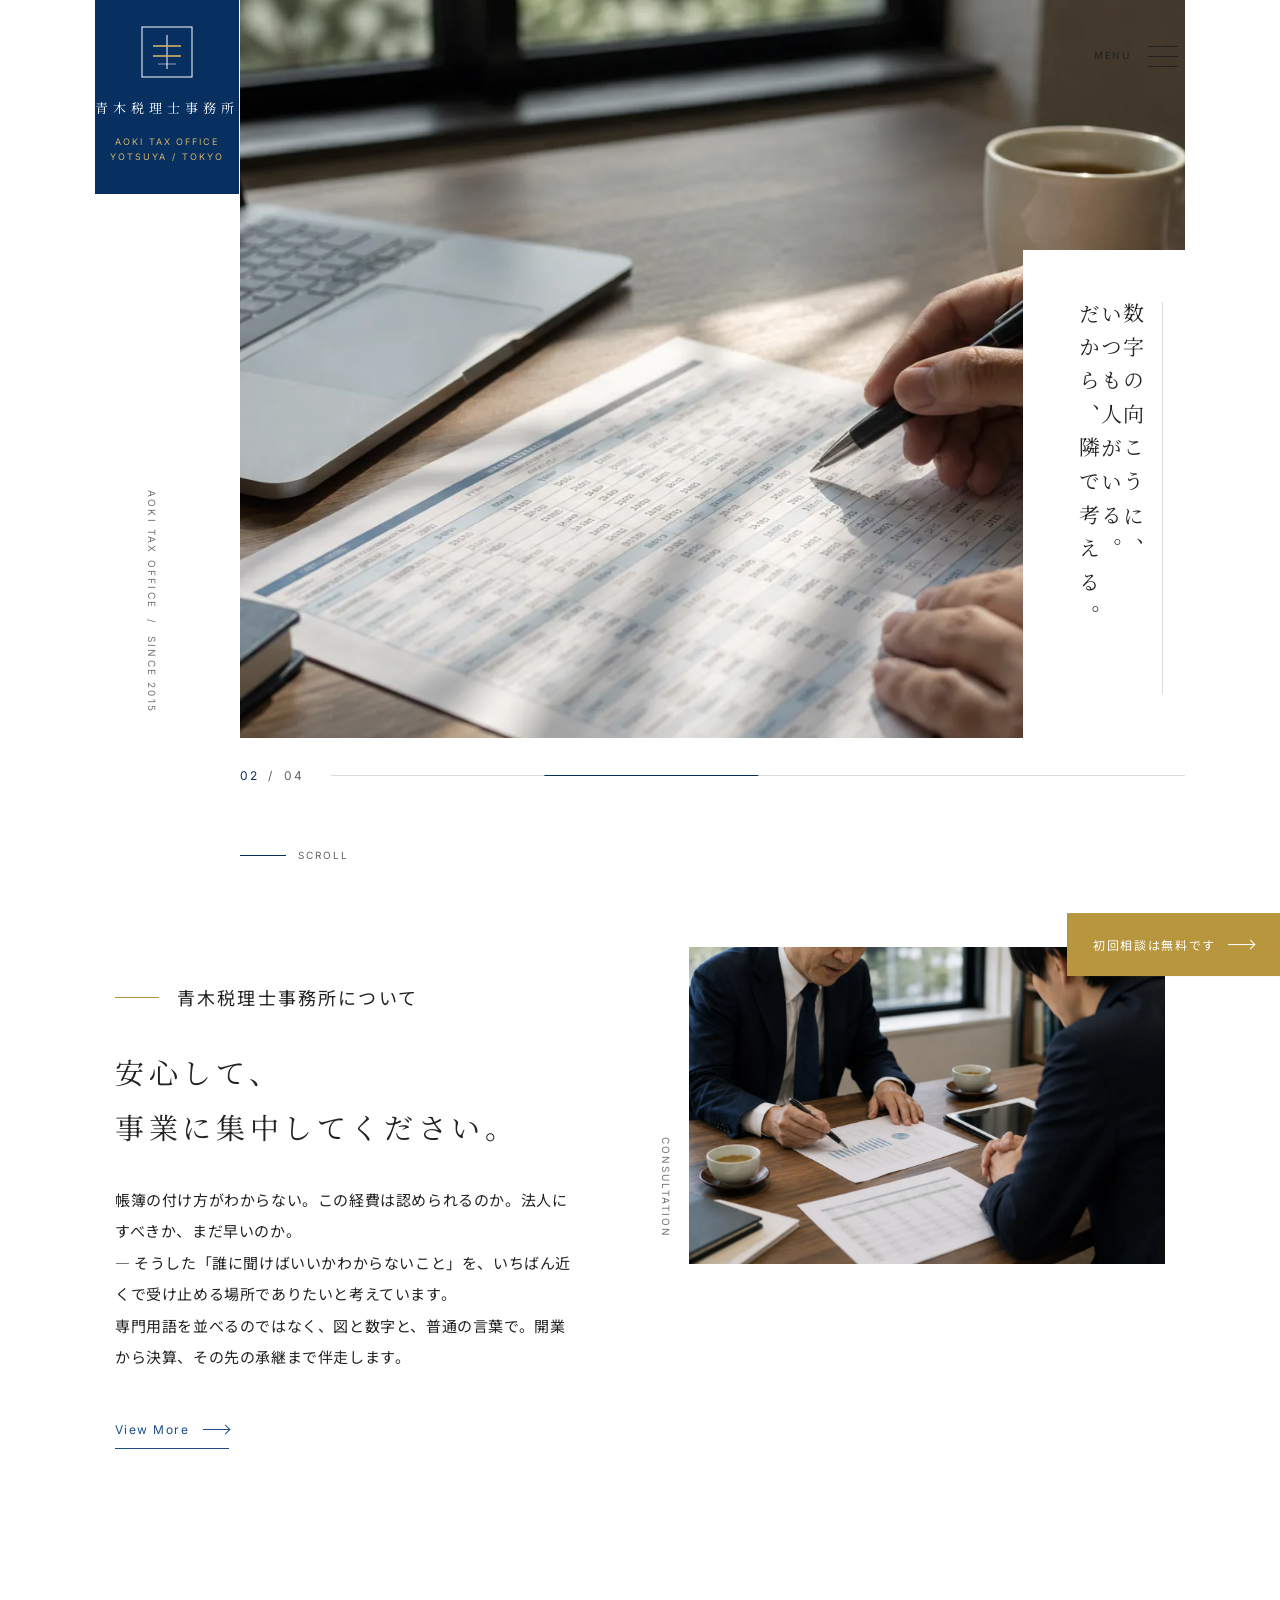
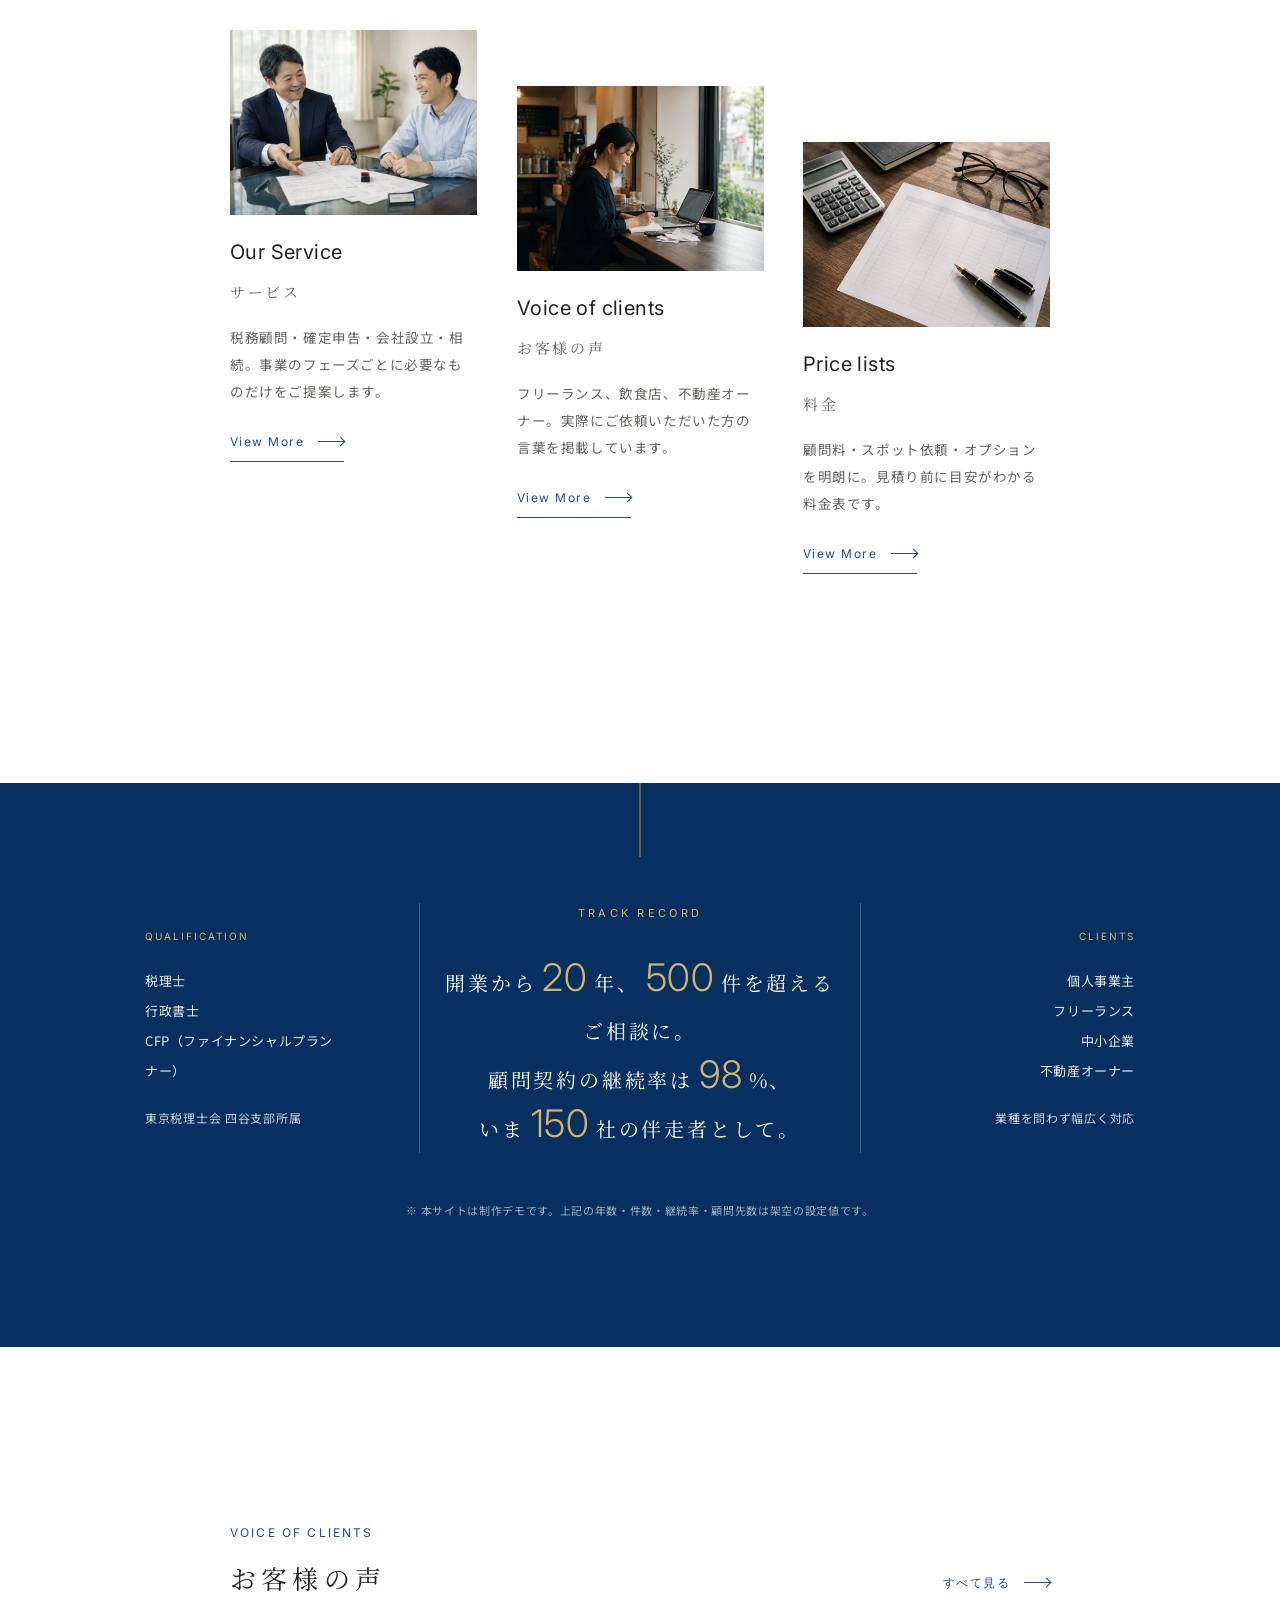
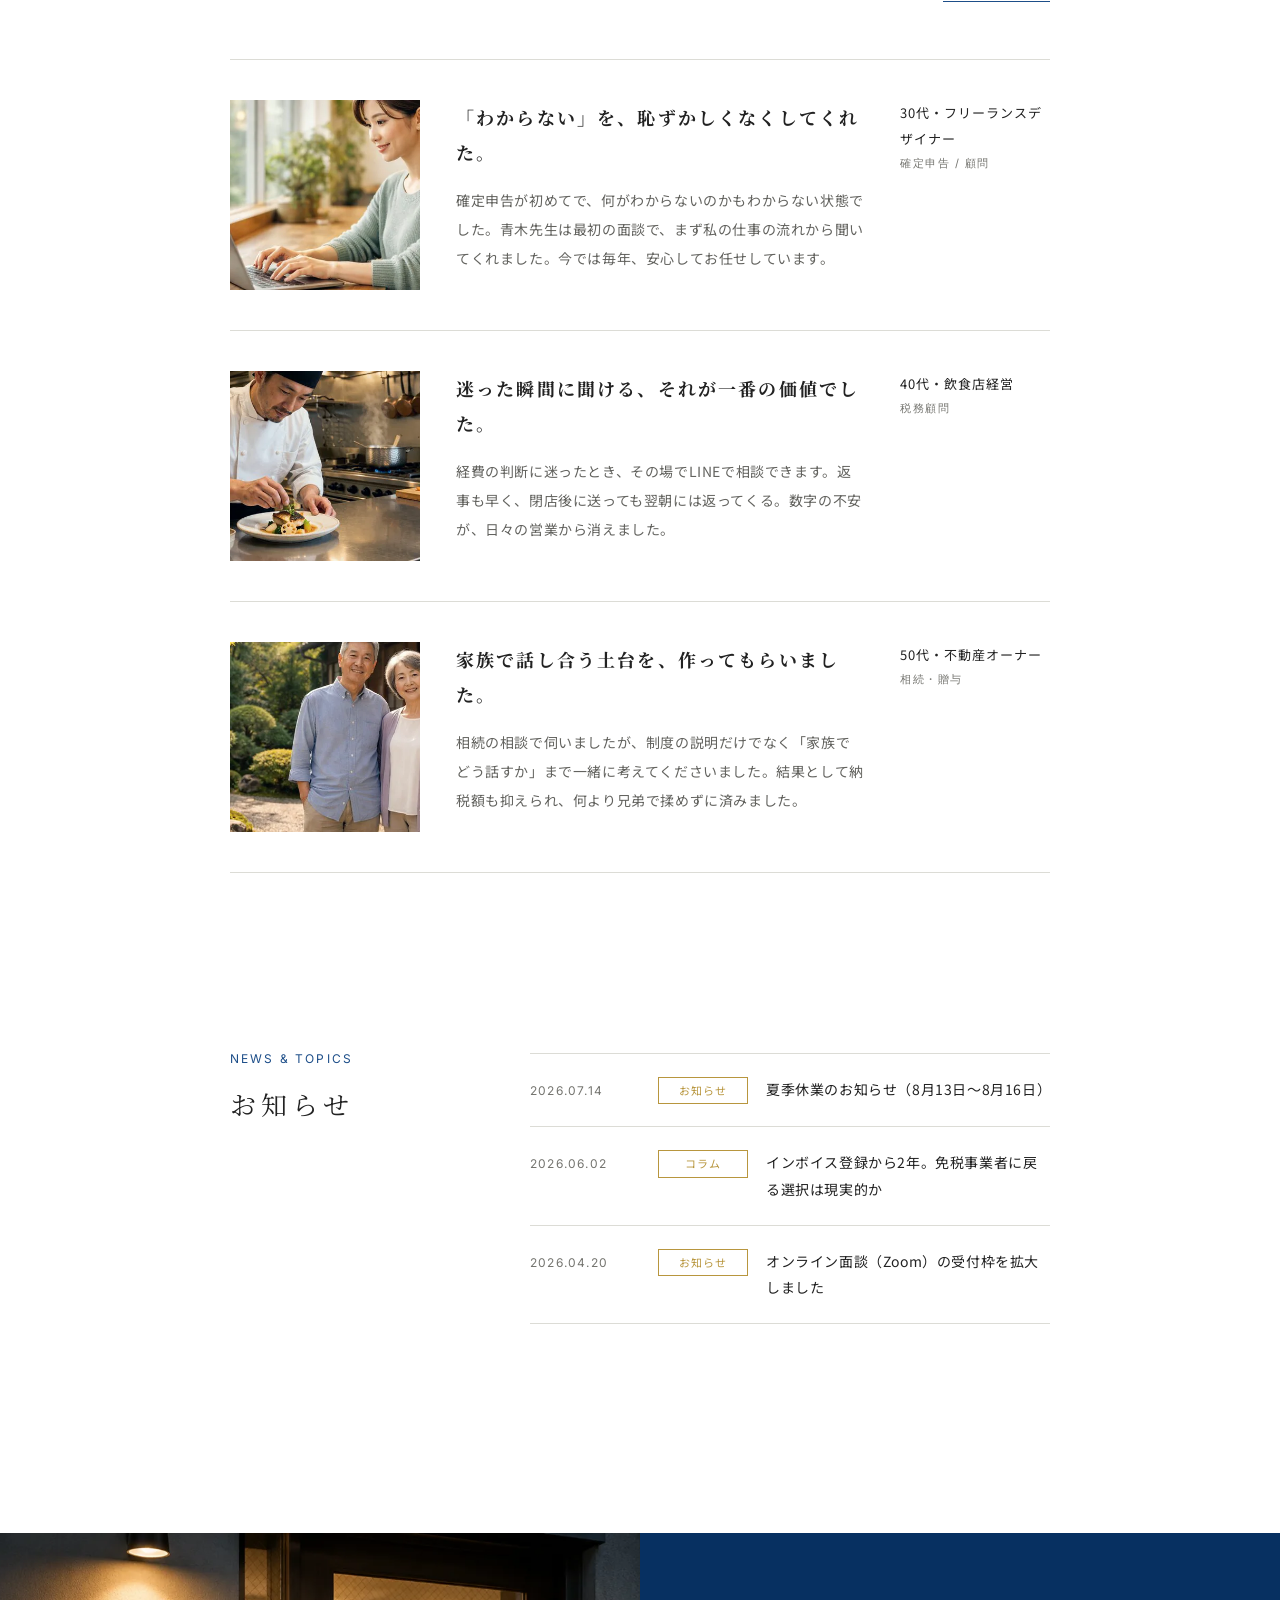
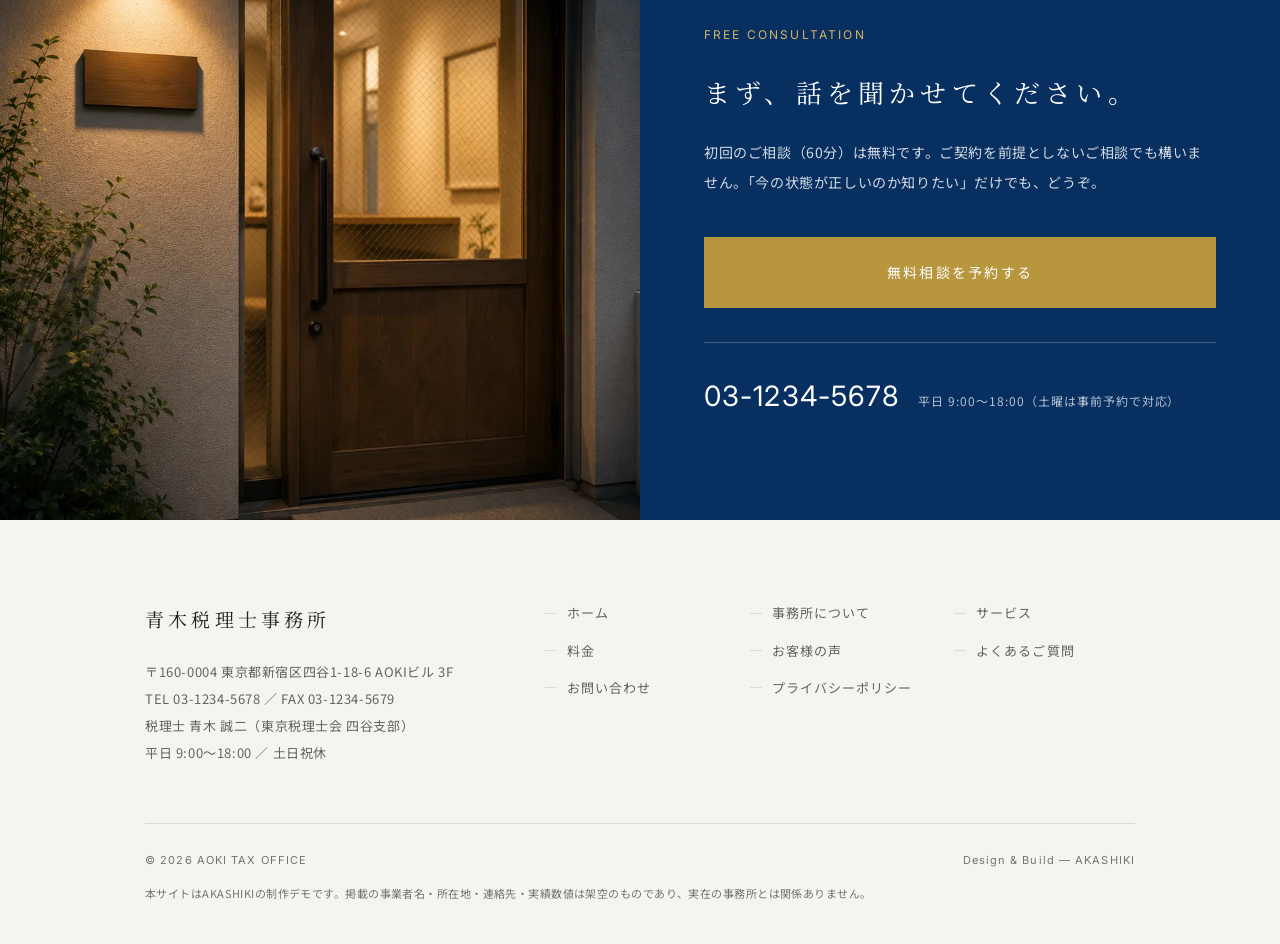
<file: index.html>
<!DOCTYPE html>
<html lang="ja">
<head>
<meta charset="UTF-8">
<meta name="viewport" content="width=device-width, initial-scale=1.0, viewport-fit=cover">
<title>青木税理士事務所｜東京・四谷の税理士 — 数字の向こうに、いつも人がいる。</title>
<meta name="description" content="東京都新宿区四谷の税理士事務所。個人事業主・フリーランス・中小企業の税務顧問、確定申告、会社設立、相続・贈与を、専門用語を使わずに伴走します。初回相談無料。">
<link rel="canonical" href="https://sumiyakastudio.github.io/AokiTax/">
<meta property="og:type" content="website">
<meta property="og:site_name" content="青木税理士事務所">
<meta property="og:title" content="青木税理士事務所｜東京・四谷の税理士">
<meta property="og:description" content="個人事業主・フリーランス・中小企業の税務を、専門用語を使わずに伴走する四谷の税理士事務所。初回相談無料。">
<meta property="og:url" content="https://sumiyakastudio.github.io/AokiTax/">
<meta property="og:image" content="https://sumiyakastudio.github.io/AokiTax/assets/img/og.jpg">
<meta name="twitter:card" content="summary_large_image">
<meta name="theme-color" content="#073061">
<link rel="icon" href="assets/img/favicon.svg" type="image/svg+xml">
<link rel="apple-touch-icon" href="assets/img/apple-touch-icon.png">
<link rel="preconnect" href="https://fonts.googleapis.com">
<link rel="preconnect" href="https://fonts.gstatic.com" crossorigin>
<link href="https://fonts.googleapis.com/css2?family=Inter:wght@300;400;500&family=Noto+Sans+JP:wght@300;400;500&family=Noto+Serif+JP:wght@300;400;500&display=swap" rel="stylesheet">
<link rel="stylesheet" href="assets/css/style.css">
<script src="assets/js/lenis.min.js" defer></script>
<script src="assets/js/main.js" defer></script>
<script type="application/ld+json">
{
  "@context": "https://schema.org",
  "@type": "AccountingService",
  "name": "青木税理士事務所",
  "url": "https://sumiyakastudio.github.io/AokiTax/",
  "image": "https://sumiyakastudio.github.io/AokiTax/assets/img/og.jpg",
  "telephone": "03-1234-5678",
  "priceRange": "¥¥",
  "address": {
    "@type": "PostalAddress",
    "postalCode": "160-0004",
    "addressRegion": "東京都",
    "addressLocality": "新宿区",
    "streetAddress": "四谷1-18-6 AOKIビル 3F",
    "addressCountry": "JP"
  },
  "openingHoursSpecification": {
    "@type": "OpeningHoursSpecification",
    "dayOfWeek": ["Monday","Tuesday","Wednesday","Thursday","Friday"],
    "opens": "09:00",
    "closes": "18:00"
  },
  "areaServed": "日本全国（オンライン面談対応）"
}
</script>
</head>
<body>

<a href="#main" class="skip-link">メインコンテンツへ</a>
<div class="page-fade" aria-hidden="true"></div>

<a href="index.html" class="site-logo" data-site-logo aria-label="青木税理士事務所 トップページ">
  <img src="assets/img/mark.svg" alt="" class="site-logo__mark" width="52" height="52">
  <span class="site-logo__ja">青木税理士事務所</span>
  <span class="site-logo__en">AOKI TAX OFFICE<br>YOTSUYA / TOKYO</span>
</a>

<button class="menu-btn" data-menu-btn aria-expanded="false" aria-controls="globalnav" aria-label="メニューを開く">
  <span class="menu-btn__label">MENU</span>
  <span class="menu-btn__bar"></span>
  <span class="menu-btn__bar"></span>
  <span class="menu-btn__bar"></span>
</button>

<nav class="nav" id="globalnav" data-menu aria-label="グローバルナビゲーション">
  <div class="nav__inner">
    <ul class="nav__list">
      <li><a href="index.html"><span class="nav__num">01</span><span class="nav__ja">ホーム</span><span class="nav__en">Home</span></a></li>
      <li><a href="about.html"><span class="nav__num">02</span><span class="nav__ja">事務所について</span><span class="nav__en">About</span></a></li>
      <li><a href="service.html"><span class="nav__num">03</span><span class="nav__ja">サービス</span><span class="nav__en">Service</span></a></li>
      <li><a href="price.html"><span class="nav__num">04</span><span class="nav__ja">料金</span><span class="nav__en">Price</span></a></li>
      <li><a href="voice.html"><span class="nav__num">05</span><span class="nav__ja">お客様の声</span><span class="nav__en">Voice</span></a></li>
      <li><a href="faq.html"><span class="nav__num">06</span><span class="nav__ja">よくあるご質問</span><span class="nav__en">FAQ</span></a></li>
      <li><a href="contact.html"><span class="nav__num">07</span><span class="nav__ja">お問い合わせ</span><span class="nav__en">Contact</span></a></li>
    </ul>
    <div class="nav__side">
      <dl>
        <dt>OFFICE</dt>
        <dd>〒160-0004<br>東京都新宿区四谷1-18-6 AOKIビル 3F</dd>
        <dt>TEL</dt>
        <dd>03-1234-5678</dd>
        <dt>HOURS</dt>
        <dd>平日 9:00〜18:00<br>土日祝休（事前予約で土曜対応可）</dd>
      </dl>
    </div>
  </div>
</nav>

<a href="contact.html" class="fixed-cta" data-fixed-cta>初回相談は無料です<span class="arw" aria-hidden="true"></span></a>

<main id="main">

  <!-- ========== KV ========== -->
  <section class="kv" data-kv aria-label="キービジュアル">
   <div class="kv__stage">
    <div class="kv__media">
     <div class="kv__slides" data-parallax="0.06">
      <div class="kv__slide is-active"><img src="assets/img/kv-01.webp" alt="面談テーブルで書類を挟んで話す税理士と相談者" width="1600" height="1067" fetchpriority="high" decoding="async"></div>
      <div class="kv__slide"><img src="assets/img/kv-02.webp" alt="窓際の机で数字を確認する手元" width="1600" height="1067" loading="lazy" decoding="async"></div>
      <div class="kv__slide"><img src="assets/img/kv-03.webp" alt="事務所の書棚と観葉植物のある一角" width="1600" height="1067" loading="lazy" decoding="async"></div>
      <div class="kv__slide"><img src="assets/img/kv-04.webp" alt="夕暮れの事務所が入るビル外観。窓に灯りがともる" width="1600" height="1067" loading="lazy" decoding="async"></div>
     </div>
    </div>
    <div class="kv__panel">
      <span class="kv__slogan-rule" aria-hidden="true"></span>
      <p class="kv__slogan tate" data-split>
        <span data-split-row>数字の向こうに、</span>
        <span data-split-row>いつも人がいる。</span>
        <span data-split-row>だから、隣で考える。</span>
      </p>
    </div>
   </div>
    <p class="kv__side">AOKI TAX OFFICE &nbsp;/&nbsp; SINCE 2015</p>

    <div class="kv__pager">
      <span class="kv__count"><span class="curr" data-kv-curr>01</span><span>/</span><span>04</span></span>
      <span class="kv__bar" aria-hidden="true"><span data-kv-bar></span></span>
    </div>
    <p class="kv__scroll"><i aria-hidden="true"></i>SCROLL</p>
  </section>

  <!-- ========== About ========== -->
  <section class="about" aria-labelledby="about-h">
    <div class="about__grid">
      <div class="about__body reveal">
        <p class="band about__band">青木税理士事務所について</p>
        <h2 class="h-ja h-ja--lg about__h" id="about-h">安心して、<br>事業に集中してください。</h2>
        <p class="lede about__text">
          帳簿の付け方がわからない。この経費は認められるのか。法人にすべきか、まだ早いのか。<br>
          — そうした「誰に聞けばいいかわからないこと」を、いちばん近くで受け止める場所でありたいと考えています。<br>
          専門用語を並べるのではなく、図と数字と、普通の言葉で。開業から決算、その先の承継まで伴走します。
        </p>
        <a href="about.html" class="more">View More<span class="arw" aria-hidden="true"></span></a>
      </div>
      <div class="about__photo reveal">
        <img src="assets/img/about.webp" alt="打ち合わせテーブルに広げた資料と、説明する税理士" width="1200" height="800" loading="lazy" decoding="async">
        <span class="about__photo-cap">CONSULTATION</span>
      </div>
    </div>
  </section>

  <!-- ========== Menus ========== -->
  <section class="menus" aria-label="主要メニュー">
    <div class="menus__grid">
      <a href="service.html" class="menus__item reveal">
        <div class="menus__photo"><img src="assets/img/menu-service.webp" alt="ノートPCと資料を前に打ち合わせをする様子" width="900" height="675" loading="lazy" decoding="async"></div>
        <p class="h-en h-en--sm menus__en">Our Service</p>
        <p class="menus__ja">サービス</p>
        <p class="menus__text">税務顧問・確定申告・会社設立・相続。事業のフェーズごとに必要なものだけをご提案します。</p>
        <span class="more">View More<span class="arw" aria-hidden="true"></span></span>
      </a>
      <a href="voice.html" class="menus__item reveal">
        <div class="menus__photo"><img src="assets/img/menu-voice.webp" alt="カフェのカウンターで作業するフリーランスの手元" width="900" height="675" loading="lazy" decoding="async"></div>
        <p class="h-en h-en--sm menus__en">Voice of clients</p>
        <p class="menus__ja">お客様の声</p>
        <p class="menus__text">フリーランス、飲食店、不動産オーナー。実際にご依頼いただいた方の言葉を掲載しています。</p>
        <span class="more">View More<span class="arw" aria-hidden="true"></span></span>
      </a>
      <a href="price.html" class="menus__item reveal">
        <div class="menus__photo"><img src="assets/img/menu-price.webp" alt="料金表と電卓が置かれたデスク" width="900" height="675" loading="lazy" decoding="async"></div>
        <p class="h-en h-en--sm menus__en">Price lists</p>
        <p class="menus__ja">料金</p>
        <p class="menus__text">顧問料・スポット依頼・オプションを明朗に。見積り前に目安がわかる料金表です。</p>
        <span class="more">View More<span class="arw" aria-hidden="true"></span></span>
      </a>
    </div>
  </section>

  <!-- ========== Record（紺バンド） ========== -->
  <section class="record" aria-label="事務所の実績">
    <div class="record__inner">
      <div class="record__side reveal">
        <dl>
          <dt>QUALIFICATION</dt>
          <dd>
            <ul>
              <li>税理士</li>
              <li>行政書士</li>
              <li>CFP（ファイナンシャルプランナー）</li>
            </ul>
          </dd>
        </dl>
        <p class="record__note">東京税理士会 四谷支部所属</p>
      </div>

      <div class="record__center reveal">
        <p class="record__label">TRACK RECORD</p>
        <p class="record__body">
          開業から<span class="record__num">20</span>年、<span class="record__num">500</span>件を超えるご相談に。<br>
          顧問契約の継続率は<span class="record__num">98</span>%、<br>
          いま<span class="record__num">150</span>社の伴走者として。
        </p>
      </div>

      <div class="record__side record__side--r reveal">
        <dl>
          <dt>CLIENTS</dt>
          <dd>
            <ul>
              <li>個人事業主</li>
              <li>フリーランス</li>
              <li>中小企業</li>
              <li>不動産オーナー</li>
            </ul>
          </dd>
        </dl>
        <p class="record__note">業種を問わず幅広く対応</p>
      </div>
    </div>
    <p class="record__demo">※ 本サイトは制作デモです。上記の年数・件数・継続率・顧問先数は架空の設定値です。</p>
  </section>

  <!-- ========== Voice ========== -->
  <section class="voice" aria-labelledby="voice-h">
    <div class="voice__head reveal">
      <div>
        <p class="kicker" style="margin-bottom:14px;">Voice of clients</p>
        <h2 class="h-ja" id="voice-h">お客様の声</h2>
      </div>
      <a href="voice.html" class="more">すべて見る<span class="arw" aria-hidden="true"></span></a>
    </div>
    <div class="voice__list">
      <article class="voice__item reveal">
        <div class="voice__photo"><img src="assets/img/voice-01.webp" alt="デザインの仕事をする女性の作業風景" width="600" height="600" loading="lazy" decoding="async"></div>
        <div>
          <h3 class="voice__q">「わからない」を、恥ずかしくなくしてくれた。</h3>
          <p class="voice__text">確定申告が初めてで、何がわからないのかもわからない状態でした。青木先生は最初の面談で、まず私の仕事の流れから聞いてくれました。今では毎年、安心してお任せしています。</p>
        </div>
        <p class="voice__meta"><b>30代・フリーランスデザイナー</b>確定申告 / 顧問</p>
      </article>
      <article class="voice__item reveal">
        <div class="voice__photo"><img src="assets/img/voice-02.webp" alt="小さな飲食店の厨房で仕込みをする様子" width="600" height="600" loading="lazy" decoding="async"></div>
        <div>
          <h3 class="voice__q">迷った瞬間に聞ける、それが一番の価値でした。</h3>
          <p class="voice__text">経費の判断に迷ったとき、その場でLINEで相談できます。返事も早く、閉店後に送っても翌朝には返ってくる。数字の不安が、日々の営業から消えました。</p>
        </div>
        <p class="voice__meta"><b>40代・飲食店経営</b>税務顧問</p>
      </article>
      <article class="voice__item reveal">
        <div class="voice__photo"><img src="assets/img/voice-03.webp" alt="庭のある住まいで穏やかに過ごす年配の夫婦" width="600" height="600" loading="lazy" decoding="async"></div>
        <div>
          <h3 class="voice__q">家族で話し合う土台を、作ってもらいました。</h3>
          <p class="voice__text">相続の相談で伺いましたが、制度の説明だけでなく「家族でどう話すか」まで一緒に考えてくださいました。結果として納税額も抑えられ、何より兄弟で揉めずに済みました。</p>
        </div>
        <p class="voice__meta"><b>50代・不動産オーナー</b>相続・贈与</p>
      </article>
    </div>
  </section>

  <!-- ========== News ========== -->
  <section class="news" aria-labelledby="news-h">
    <div class="news__inner">
      <div class="reveal">
        <p class="kicker" style="margin-bottom:14px;">News &amp; Topics</p>
        <h2 class="h-ja" id="news-h">お知らせ</h2>
      </div>
      <ul class="news__list reveal">
        <li>
          <div class="news__row">
            <span class="news__date">2026.07.14</span>
            <span class="news__cat">お知らせ</span>
            <span class="news__ttl">夏季休業のお知らせ（8月13日〜8月16日）</span>
          </div>
        </li>
        <li>
          <div class="news__row">
            <span class="news__date">2026.06.02</span>
            <span class="news__cat">コラム</span>
            <span class="news__ttl">インボイス登録から2年。免税事業者に戻る選択は現実的か</span>
          </div>
        </li>
        <li>
          <div class="news__row">
            <span class="news__date">2026.04.20</span>
            <span class="news__cat">お知らせ</span>
            <span class="news__ttl">オンライン面談（Zoom）の受付枠を拡大しました</span>
          </div>
        </li>
      </ul>
    </div>
  </section>

  <!-- ========== CTA ========== -->
  <section class="cta" aria-labelledby="cta-h">
    <div class="cta__grid">
      <div class="cta__photo">
        <img src="assets/img/cta.webp" alt="事務所の入口。木の看板と落ち着いた照明" width="1300" height="867" loading="lazy" decoding="async">
      </div>
      <div class="cta__body reveal">
        <p class="kicker kicker--light">Free Consultation</p>
        <h2 class="h-ja h-ja--light cta__h" id="cta-h">まず、話を聞かせてください。</h2>
        <p class="cta__text">初回のご相談（60分）は無料です。ご契約を前提としないご相談でも構いません。「今の状態が正しいのか知りたい」だけでも、どうぞ。</p>
        <a href="contact.html" class="btn-gold btn-gold--onnavy">無料相談を予約する</a>
        <div class="cta__tel">
          <a href="tel:0312345678" class="cta__tel-num">03-1234-5678</a>
          <span class="cta__tel-label">平日 9:00〜18:00（土曜は事前予約で対応）</span>
        </div>
      </div>
    </div>
  </section>

</main>

<footer class="footer">
  <div class="footer__inner">
    <div class="footer__top">
      <div>
        <p class="footer__name">青木税理士事務所</p>
        <div class="footer__info">
          <p>〒160-0004 東京都新宿区四谷1-18-6 AOKIビル 3F</p>
          <p>TEL 03-1234-5678 ／ FAX 03-1234-5679</p>
          <p>税理士 青木 誠二（東京税理士会 四谷支部）</p>
          <p>平日 9:00〜18:00 ／ 土日祝休</p>
        </div>
      </div>
      <nav class="footer__nav" aria-label="フッターナビゲーション">
        <a href="index.html">ホーム</a>
        <a href="about.html">事務所について</a>
        <a href="service.html">サービス</a>
        <a href="price.html">料金</a>
        <a href="voice.html">お客様の声</a>
        <a href="faq.html">よくあるご質問</a>
        <a href="contact.html">お問い合わせ</a>
        <a href="privacy.html">プライバシーポリシー</a>
      </nav>
    </div>
    <div class="footer__bottom">
      <p class="footer__copy">&copy; 2026 AOKI TAX OFFICE</p>
      <p class="footer__credit">Design &amp; Build — AKASHIKI</p>
    </div>
    <p class="footer__note">本サイトはAKASHIKIの制作デモです。掲載の事業者名・所在地・連絡先・実績数値は架空のものであり、実在の事務所とは関係ありません。</p>
  </div>
</footer>

</body>
</html>
</file>
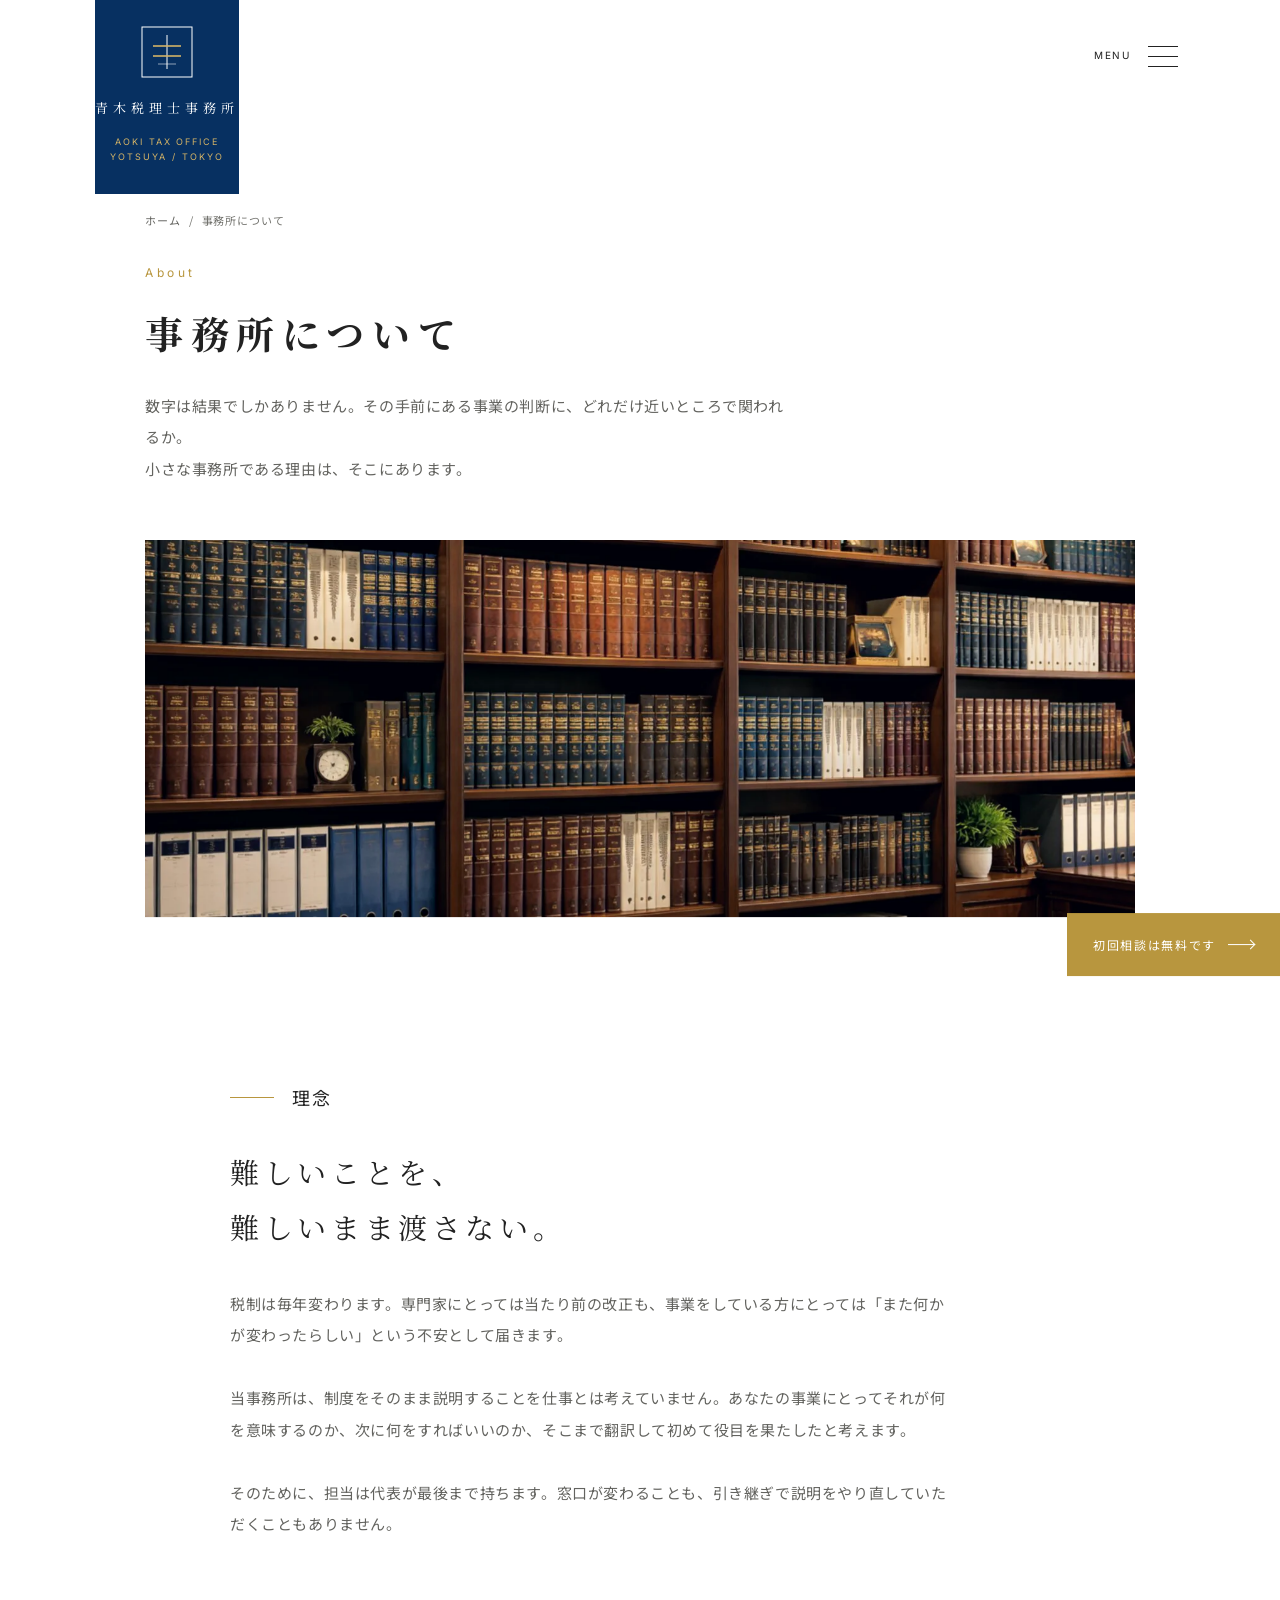
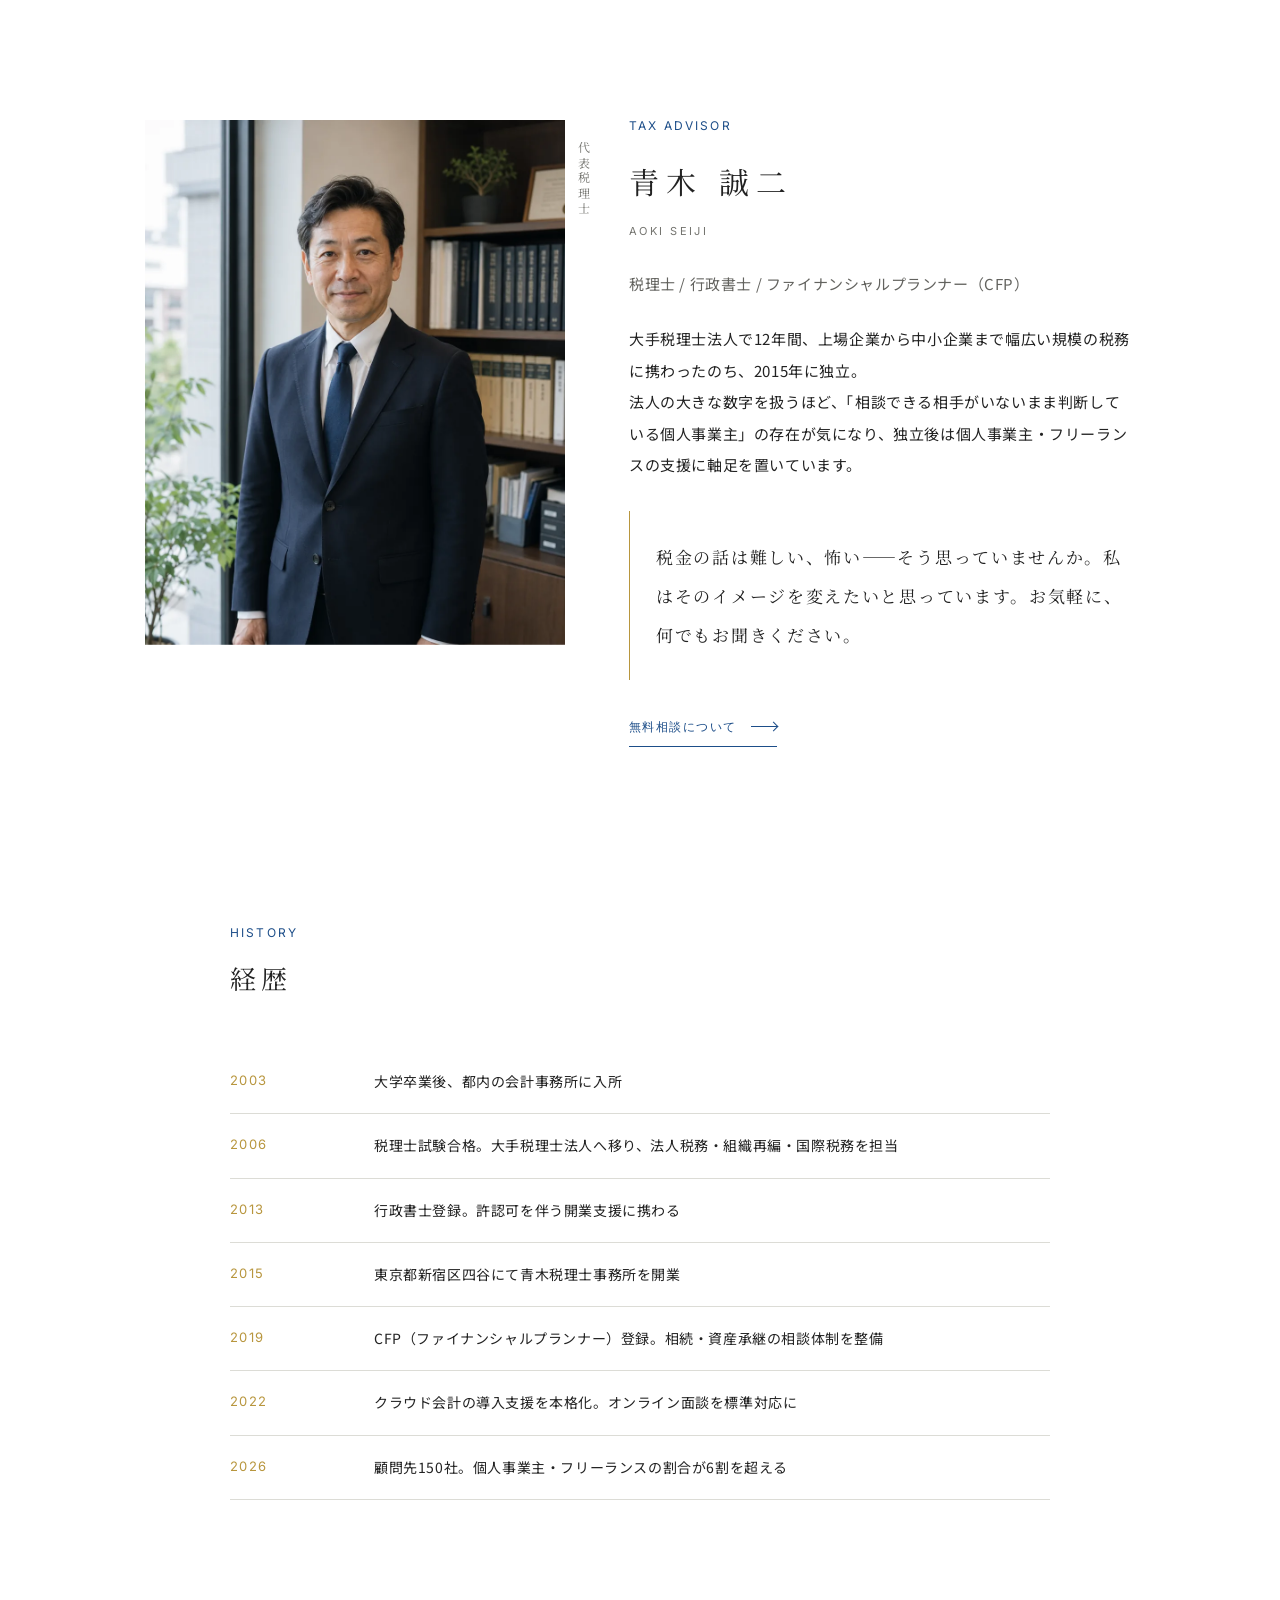
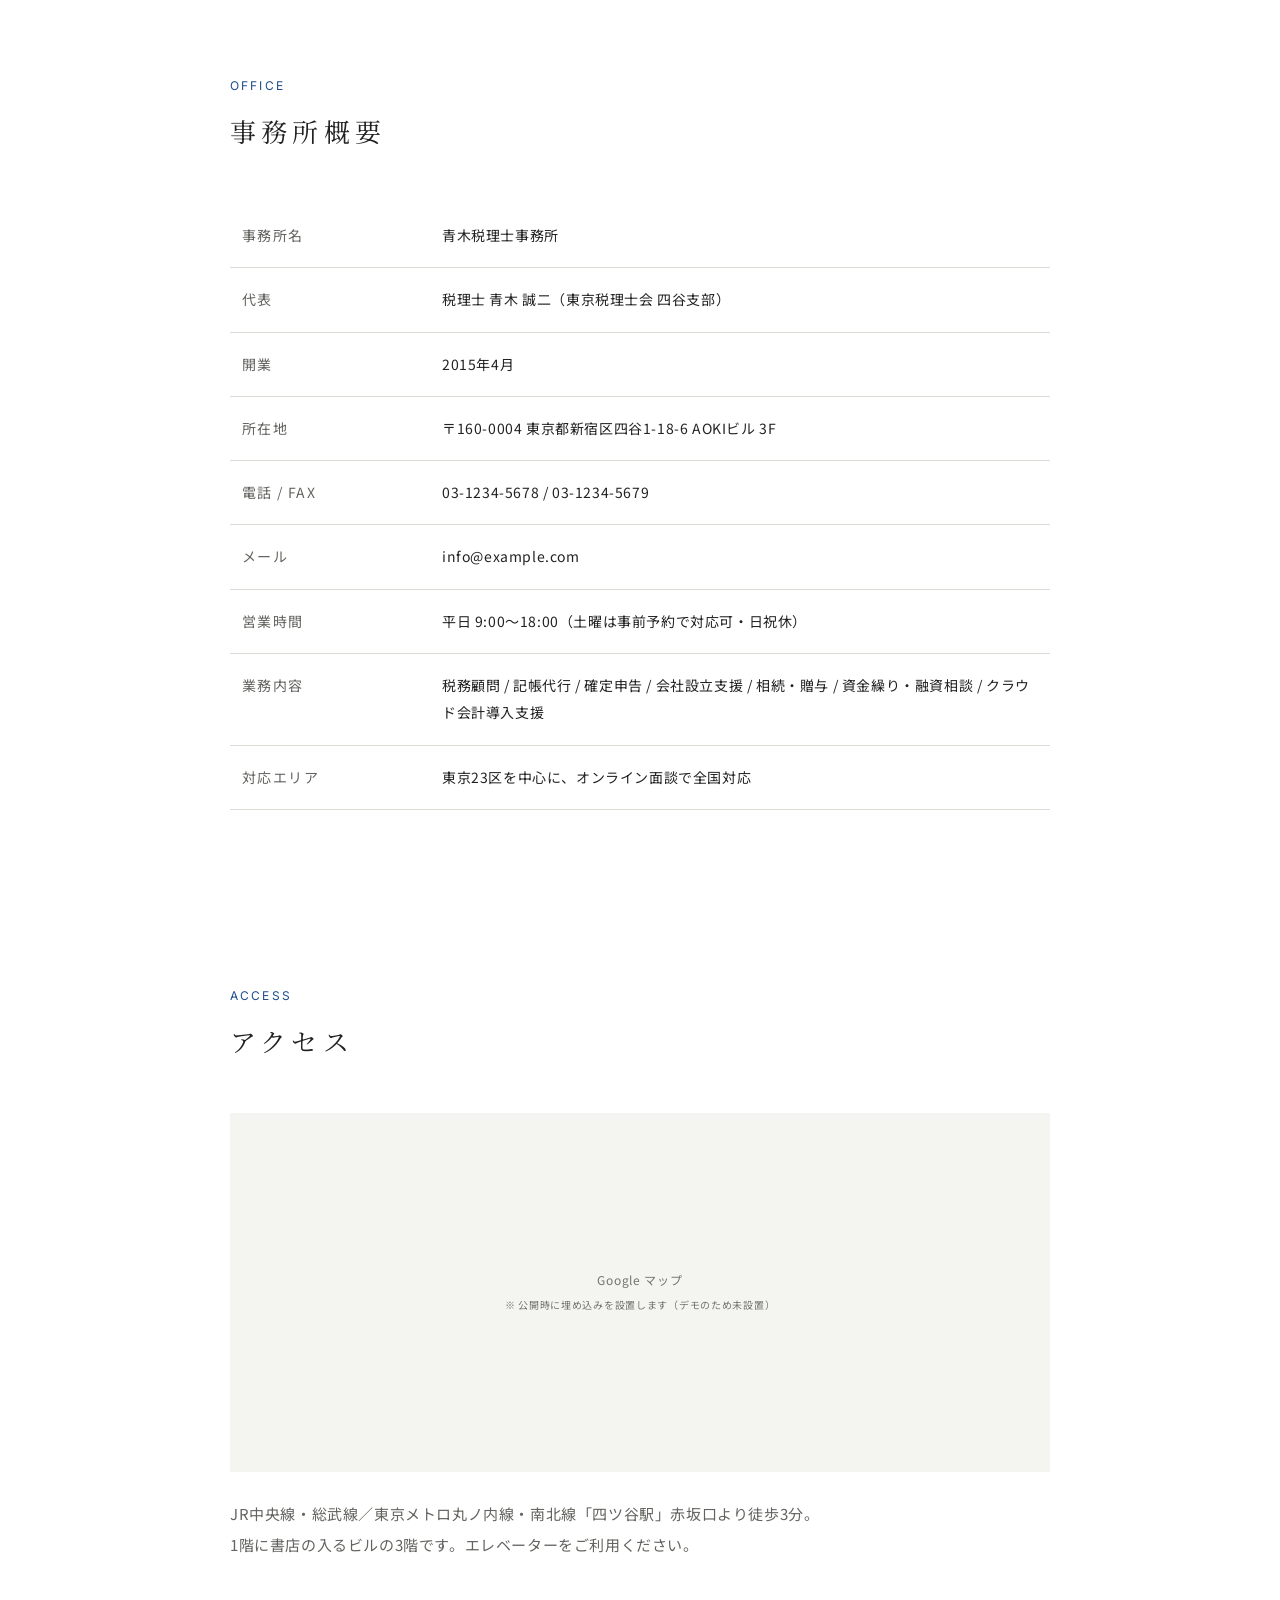
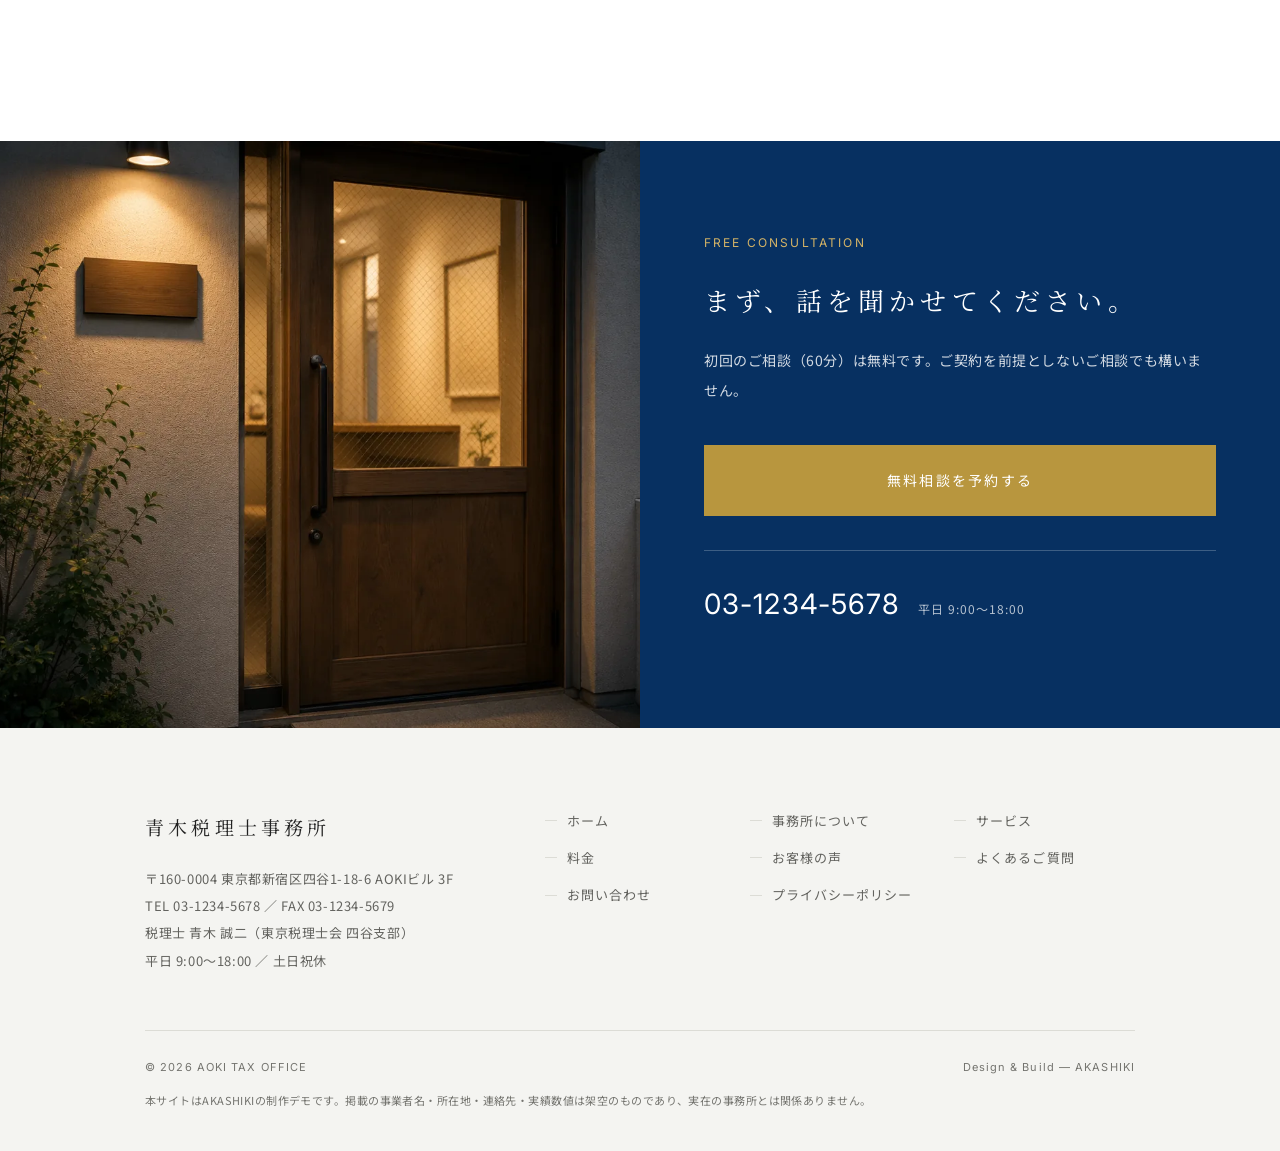
<file: about.html>
<!DOCTYPE html>
<html lang="ja">
<head>
<meta charset="UTF-8">
<meta name="viewport" content="width=device-width, initial-scale=1.0, viewport-fit=cover">
<title>事務所について｜青木税理士事務所（東京・四谷）</title>
<meta name="description" content="青木税理士事務所の理念・税理士紹介・経歴・事務所概要・アクセス。大手税理士法人での12年を経て2015年に独立。個人事業主とフリーランスの税務に特化しています。">
<link rel="canonical" href="https://sumiyakastudio.github.io/AokiTax/about.html">
<meta property="og:type" content="article">
<meta property="og:site_name" content="青木税理士事務所">
<meta property="og:title" content="事務所について｜青木税理士事務所">
<meta property="og:description" content="理念・税理士紹介・経歴・事務所概要・アクセス。「わかりやすく、寄り添う税務」を10年。">
<meta property="og:url" content="https://sumiyakastudio.github.io/AokiTax/about.html">
<meta property="og:image" content="https://sumiyakastudio.github.io/AokiTax/assets/img/og.jpg">
<meta name="twitter:card" content="summary_large_image">
<meta name="theme-color" content="#073061">
<link rel="icon" href="assets/img/favicon.svg" type="image/svg+xml">
<link rel="apple-touch-icon" href="assets/img/apple-touch-icon.png">
<link rel="preconnect" href="https://fonts.googleapis.com">
<link rel="preconnect" href="https://fonts.gstatic.com" crossorigin>
<link href="https://fonts.googleapis.com/css2?family=Inter:wght@300;400;500&family=Noto+Sans+JP:wght@300;400;500&family=Noto+Serif+JP:wght@300;400;500&display=swap" rel="stylesheet">
<link rel="stylesheet" href="assets/css/style.css">
<script src="assets/js/lenis.min.js" defer></script>
<script src="assets/js/main.js" defer></script>
<script type="application/ld+json">
{"@context":"https://schema.org","@type":"BreadcrumbList","itemListElement":[
{"@type":"ListItem","position":1,"name":"ホーム","item":"https://sumiyakastudio.github.io/AokiTax/"},
{"@type":"ListItem","position":2,"name":"事務所について","item":"https://sumiyakastudio.github.io/AokiTax/about.html"}]}
</script>
</head>
<body>

<a href="#main" class="skip-link">メインコンテンツへ</a>
<div class="page-fade" aria-hidden="true"></div>

<a href="index.html" class="site-logo" data-site-logo aria-label="青木税理士事務所 トップページ">
  <img src="assets/img/mark.svg" alt="" class="site-logo__mark" width="52" height="52">
  <span class="site-logo__ja">青木税理士事務所</span>
  <span class="site-logo__en">AOKI TAX OFFICE<br>YOTSUYA / TOKYO</span>
</a>

<button class="menu-btn" data-menu-btn aria-expanded="false" aria-controls="globalnav" aria-label="メニューを開く">
  <span class="menu-btn__label">MENU</span>
  <span class="menu-btn__bar"></span>
  <span class="menu-btn__bar"></span>
  <span class="menu-btn__bar"></span>
</button>

<nav class="nav" id="globalnav" data-menu aria-label="グローバルナビゲーション">
  <div class="nav__inner">
    <ul class="nav__list">
      <li><a href="index.html"><span class="nav__num">01</span><span class="nav__ja">ホーム</span><span class="nav__en">Home</span></a></li>
      <li><a href="about.html" aria-current="page"><span class="nav__num">02</span><span class="nav__ja">事務所について</span><span class="nav__en">About</span></a></li>
      <li><a href="service.html"><span class="nav__num">03</span><span class="nav__ja">サービス</span><span class="nav__en">Service</span></a></li>
      <li><a href="price.html"><span class="nav__num">04</span><span class="nav__ja">料金</span><span class="nav__en">Price</span></a></li>
      <li><a href="voice.html"><span class="nav__num">05</span><span class="nav__ja">お客様の声</span><span class="nav__en">Voice</span></a></li>
      <li><a href="faq.html"><span class="nav__num">06</span><span class="nav__ja">よくあるご質問</span><span class="nav__en">FAQ</span></a></li>
      <li><a href="contact.html"><span class="nav__num">07</span><span class="nav__ja">お問い合わせ</span><span class="nav__en">Contact</span></a></li>
    </ul>
    <div class="nav__side">
      <dl>
        <dt>OFFICE</dt>
        <dd>〒160-0004<br>東京都新宿区四谷1-18-6 AOKIビル 3F</dd>
        <dt>TEL</dt>
        <dd>03-1234-5678</dd>
        <dt>HOURS</dt>
        <dd>平日 9:00〜18:00<br>土日祝休（事前予約で土曜対応可）</dd>
      </dl>
    </div>
  </div>
</nav>

<a href="contact.html" class="fixed-cta" data-fixed-cta>初回相談は無料です<span class="arw" aria-hidden="true"></span></a>

<main id="main">

  <section class="phero">
    <div class="phero__inner">
      <nav class="crumbs" aria-label="パンくずリスト"><a href="index.html">ホーム</a><span>/</span>事務所について</nav>
      <p class="phero__en">About</p>
      <h1 class="phero__h">事務所について</h1>
      <p class="phero__lead lede">数字は結果でしかありません。その手前にある事業の判断に、どれだけ近いところで関われるか。<br>小さな事務所である理由は、そこにあります。</p>
      <div class="phero__photo reveal">
        <img src="assets/img/phero-about.webp" alt="四谷の事務所。書棚と面談テーブルのある落ち着いた室内" width="1600" height="610" loading="eager" decoding="async">
      </div>
    </div>
  </section>

  <!-- 理念 -->
  <section class="sec">
    <div class="sec__body reveal">
      <p class="band" style="margin-bottom:30px;">理念</p>
      <h2 class="h-ja h-ja--lg" style="margin-bottom:34px;">難しいことを、<br>難しいまま渡さない。</h2>
      <p class="lede lede--muted" style="max-width:720px;">
        税制は毎年変わります。専門家にとっては当たり前の改正も、事業をしている方にとっては「また何かが変わったらしい」という不安として届きます。<br><br>
        当事務所は、制度をそのまま説明することを仕事とは考えていません。あなたの事業にとってそれが何を意味するのか、次に何をすればいいのか、そこまで翻訳して初めて役目を果たしたと考えます。<br><br>
        そのために、担当は代表が最後まで持ちます。窓口が変わることも、引き継ぎで説明をやり直していただくこともありません。
      </p>
    </div>
  </section>

  <!-- 税理士紹介 -->
  <section class="sec">
    <div class="profile__grid">
      <div class="profile__photo reveal">
        <img src="assets/img/profile.webp" alt="税理士 青木誠二のポートレート" width="900" height="1125" loading="lazy" decoding="async">
        <span class="profile__photo-cap">代表税理士</span>
      </div>
      <div class="reveal">
        <p class="kicker" style="margin-bottom:20px;">Tax Advisor</p>
        <p class="profile__name">青木 誠二</p>
        <p class="profile__yomi">AOKI SEIJI</p>
        <p class="lede lede--muted">税理士 / 行政書士 / ファイナンシャルプランナー（CFP）</p>
        <p class="lede" style="margin-top:24px;">
          大手税理士法人で12年間、上場企業から中小企業まで幅広い規模の税務に携わったのち、2015年に独立。<br>
          法人の大きな数字を扱うほど、「相談できる相手がいないまま判断している個人事業主」の存在が気になり、独立後は個人事業主・フリーランスの支援に軸足を置いています。
        </p>
        <blockquote class="profile__quote">
          税金の話は難しい、怖い——そう思っていませんか。私はそのイメージを変えたいと思っています。お気軽に、何でもお聞きください。
        </blockquote>
        <a href="contact.html" class="more">無料相談について<span class="arw" aria-hidden="true"></span></a>
      </div>
    </div>
  </section>

  <!-- 経歴 -->
  <section class="sec">
    <div class="sec__head reveal">
      <p class="kicker" style="margin-bottom:14px;">History</p>
      <h2 class="h-ja">経歴</h2>
    </div>
    <div class="history reveal">
      <ul>
        <li><span class="y">2003</span><span>大学卒業後、都内の会計事務所に入所</span></li>
        <li><span class="y">2006</span><span>税理士試験合格。大手税理士法人へ移り、法人税務・組織再編・国際税務を担当</span></li>
        <li><span class="y">2013</span><span>行政書士登録。許認可を伴う開業支援に携わる</span></li>
        <li><span class="y">2015</span><span>東京都新宿区四谷にて青木税理士事務所を開業</span></li>
        <li><span class="y">2019</span><span>CFP（ファイナンシャルプランナー）登録。相続・資産承継の相談体制を整備</span></li>
        <li><span class="y">2022</span><span>クラウド会計の導入支援を本格化。オンライン面談を標準対応に</span></li>
        <li><span class="y">2026</span><span>顧問先150社。個人事業主・フリーランスの割合が6割を超える</span></li>
      </ul>
    </div>
  </section>

  <!-- 事務所概要 -->
  <section class="sec">
    <div class="sec__head reveal">
      <p class="kicker" style="margin-bottom:14px;">Office</p>
      <h2 class="h-ja">事務所概要</h2>
    </div>
    <div class="sec__body reveal">
      <table class="deftable">
        <tbody>
          <tr><th>事務所名</th><td>青木税理士事務所</td></tr>
          <tr><th>代表</th><td>税理士 青木 誠二（東京税理士会 四谷支部）</td></tr>
          <tr><th>開業</th><td>2015年4月</td></tr>
          <tr><th>所在地</th><td>〒160-0004 東京都新宿区四谷1-18-6 AOKIビル 3F</td></tr>
          <tr><th>電話 / FAX</th><td>03-1234-5678 / 03-1234-5679</td></tr>
          <tr><th>メール</th><td>info@example.com</td></tr>
          <tr><th>営業時間</th><td>平日 9:00〜18:00（土曜は事前予約で対応可・日祝休）</td></tr>
          <tr><th>業務内容</th><td>税務顧問 / 記帳代行 / 確定申告 / 会社設立支援 / 相続・贈与 / 資金繰り・融資相談 / クラウド会計導入支援</td></tr>
          <tr><th>対応エリア</th><td>東京23区を中心に、オンライン面談で全国対応</td></tr>
        </tbody>
      </table>
    </div>
  </section>

  <!-- アクセス -->
  <section class="sec">
    <div class="sec__head reveal">
      <p class="kicker" style="margin-bottom:14px;">Access</p>
      <h2 class="h-ja">アクセス</h2>
    </div>
    <div class="sec__body reveal">
      <div class="map-frame">
        <p>Google マップ<br><small>※ 公開時に埋め込みを設置します（デモのため未設置）</small></p>
      </div>
      <p class="lede lede--muted" style="margin-top:26px;">
        JR中央線・総武線／東京メトロ丸ノ内線・南北線「四ツ谷駅」赤坂口より徒歩3分。<br>
        1階に書店の入るビルの3階です。エレベーターをご利用ください。
      </p>
    </div>
  </section>

  <section class="cta" aria-labelledby="cta-h">
    <div class="cta__grid">
      <div class="cta__photo">
        <img src="assets/img/cta.webp" alt="事務所の入口。木の看板と落ち着いた照明" width="1300" height="867" loading="lazy" decoding="async">
      </div>
      <div class="cta__body reveal">
        <p class="kicker kicker--light">Free Consultation</p>
        <h2 class="h-ja h-ja--light cta__h" id="cta-h">まず、話を聞かせてください。</h2>
        <p class="cta__text">初回のご相談（60分）は無料です。ご契約を前提としないご相談でも構いません。</p>
        <a href="contact.html" class="btn-gold btn-gold--onnavy">無料相談を予約する</a>
        <div class="cta__tel">
          <a href="tel:0312345678" class="cta__tel-num">03-1234-5678</a>
          <span class="cta__tel-label">平日 9:00〜18:00</span>
        </div>
      </div>
    </div>
  </section>

</main>

<footer class="footer">
  <div class="footer__inner">
    <div class="footer__top">
      <div>
        <p class="footer__name">青木税理士事務所</p>
        <div class="footer__info">
          <p>〒160-0004 東京都新宿区四谷1-18-6 AOKIビル 3F</p>
          <p>TEL 03-1234-5678 ／ FAX 03-1234-5679</p>
          <p>税理士 青木 誠二（東京税理士会 四谷支部）</p>
          <p>平日 9:00〜18:00 ／ 土日祝休</p>
        </div>
      </div>
      <nav class="footer__nav" aria-label="フッターナビゲーション">
        <a href="index.html">ホーム</a>
        <a href="about.html">事務所について</a>
        <a href="service.html">サービス</a>
        <a href="price.html">料金</a>
        <a href="voice.html">お客様の声</a>
        <a href="faq.html">よくあるご質問</a>
        <a href="contact.html">お問い合わせ</a>
        <a href="privacy.html">プライバシーポリシー</a>
      </nav>
    </div>
    <div class="footer__bottom">
      <p class="footer__copy">&copy; 2026 AOKI TAX OFFICE</p>
      <p class="footer__credit">Design &amp; Build — AKASHIKI</p>
    </div>
    <p class="footer__note">本サイトはAKASHIKIの制作デモです。掲載の事業者名・所在地・連絡先・実績数値は架空のものであり、実在の事務所とは関係ありません。</p>
  </div>
</footer>

</body>
</html>
</file>
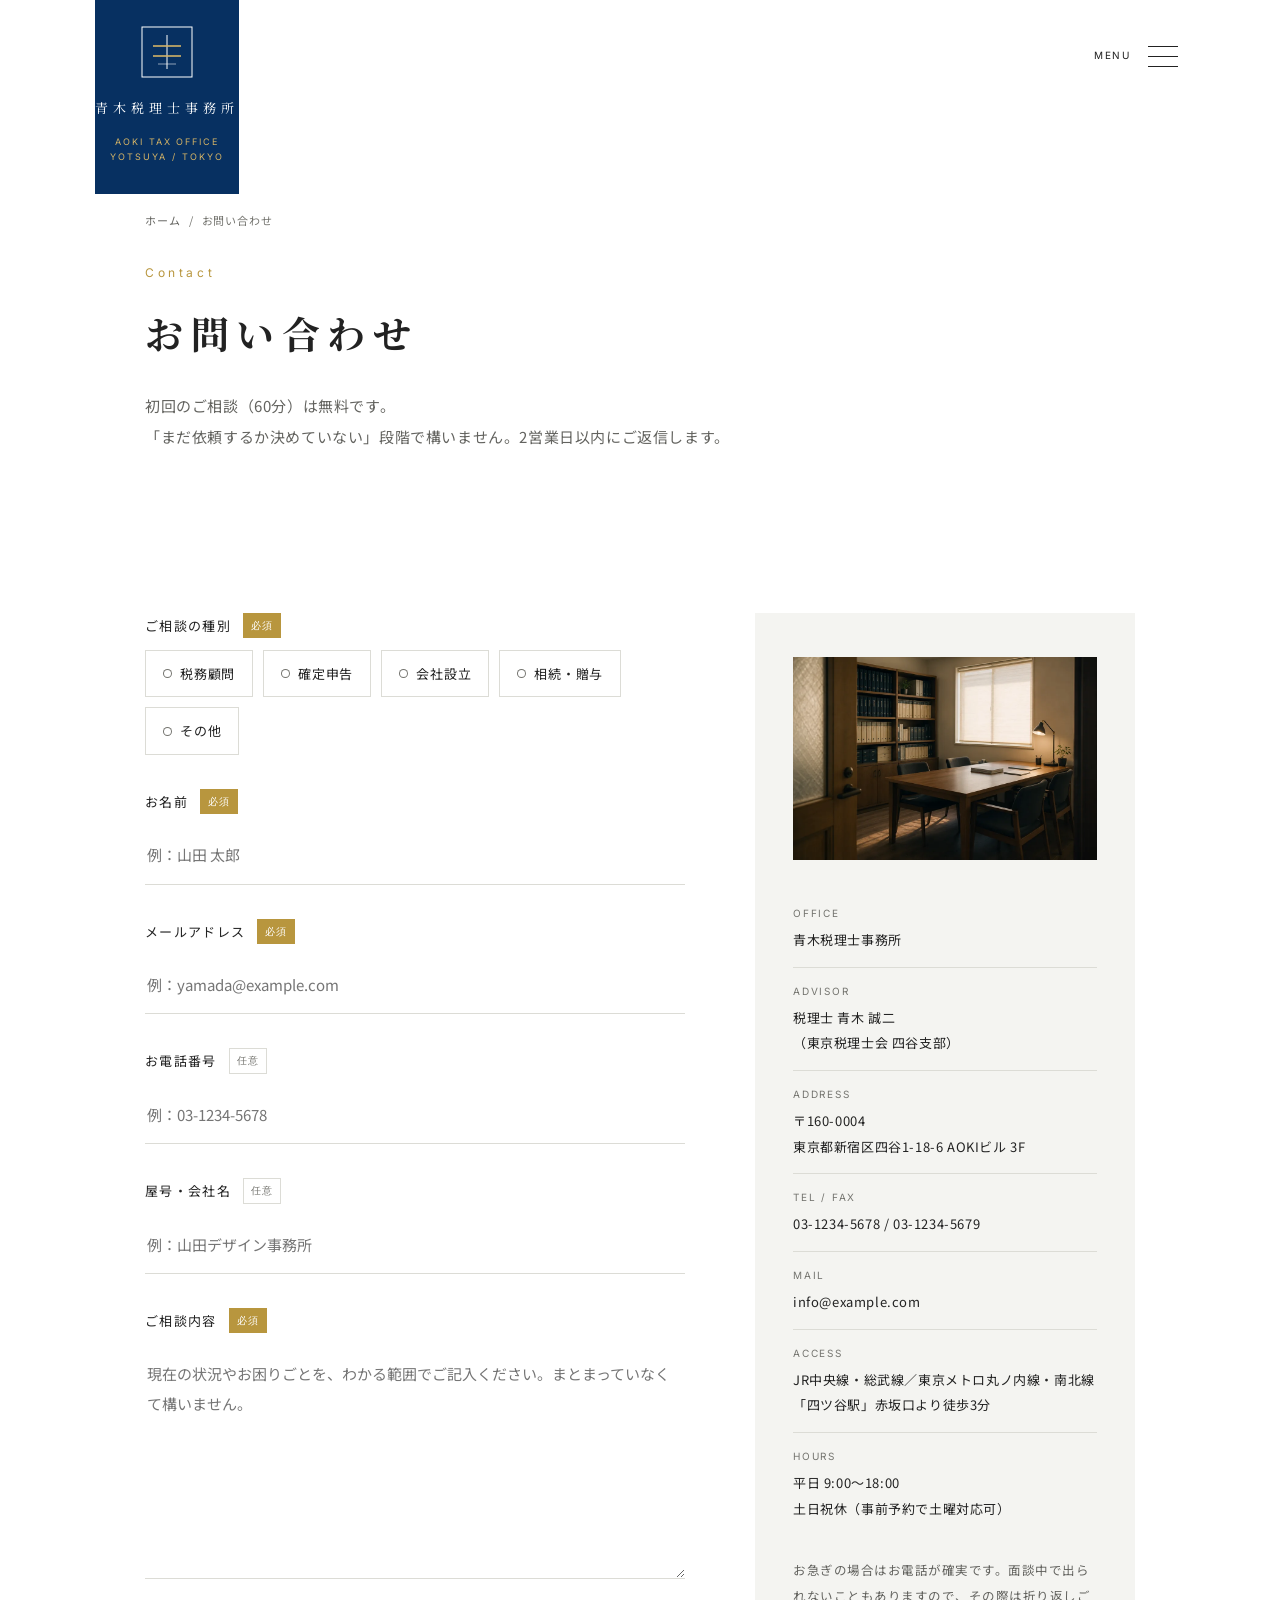
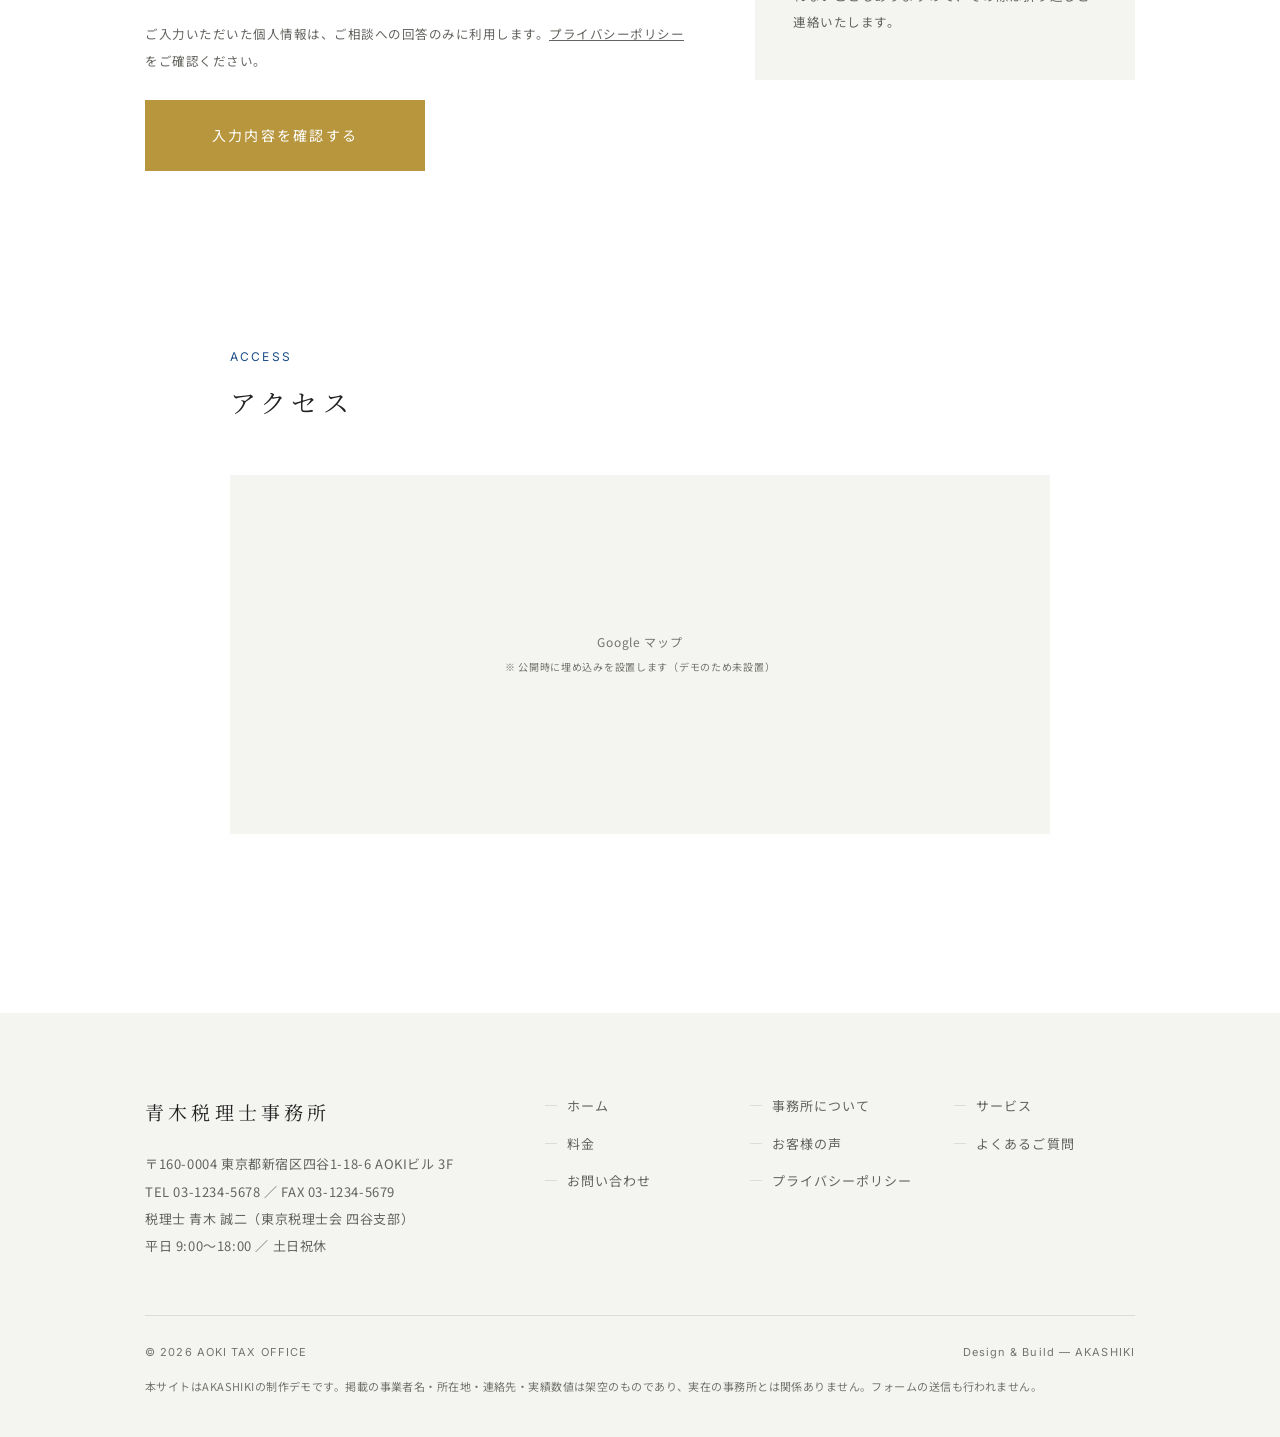
<file: contact.html>
<!DOCTYPE html>
<html lang="ja">
<head>
<meta charset="UTF-8">
<meta name="viewport" content="width=device-width, initial-scale=1.0, viewport-fit=cover">
<title>お問い合わせ｜青木税理士事務所（東京・四谷）</title>
<meta name="description" content="青木税理士事務所へのお問い合わせ。初回相談60分は無料です。フォーム・お電話・LINEからお気軽にご連絡ください。四ツ谷駅 赤坂口より徒歩3分。">
<link rel="canonical" href="https://sumiyakastudio.github.io/AokiTax/contact.html">
<meta property="og:type" content="article">
<meta property="og:site_name" content="青木税理士事務所">
<meta property="og:title" content="お問い合わせ｜青木税理士事務所">
<meta property="og:description" content="初回相談60分は無料。フォーム・電話・LINEからお気軽にご連絡ください。">
<meta property="og:url" content="https://sumiyakastudio.github.io/AokiTax/contact.html">
<meta property="og:image" content="https://sumiyakastudio.github.io/AokiTax/assets/img/og.jpg">
<meta name="twitter:card" content="summary_large_image">
<meta name="theme-color" content="#073061">
<link rel="icon" href="assets/img/favicon.svg" type="image/svg+xml">
<link rel="apple-touch-icon" href="assets/img/apple-touch-icon.png">
<link rel="preconnect" href="https://fonts.googleapis.com">
<link rel="preconnect" href="https://fonts.gstatic.com" crossorigin>
<link href="https://fonts.googleapis.com/css2?family=Inter:wght@300;400;500&family=Noto+Sans+JP:wght@300;400;500&family=Noto+Serif+JP:wght@300;400;500&display=swap" rel="stylesheet">
<link rel="stylesheet" href="assets/css/style.css">
<script src="assets/js/lenis.min.js" defer></script>
<script src="assets/js/main.js" defer></script>
<script type="application/ld+json">
{"@context":"https://schema.org","@type":"BreadcrumbList","itemListElement":[
{"@type":"ListItem","position":1,"name":"ホーム","item":"https://sumiyakastudio.github.io/AokiTax/"},
{"@type":"ListItem","position":2,"name":"お問い合わせ","item":"https://sumiyakastudio.github.io/AokiTax/contact.html"}]}
</script>
</head>
<body>

<a href="#main" class="skip-link">メインコンテンツへ</a>
<div class="page-fade" aria-hidden="true"></div>

<a href="index.html" class="site-logo" data-site-logo aria-label="青木税理士事務所 トップページ">
  <img src="assets/img/mark.svg" alt="" class="site-logo__mark" width="52" height="52">
  <span class="site-logo__ja">青木税理士事務所</span>
  <span class="site-logo__en">AOKI TAX OFFICE<br>YOTSUYA / TOKYO</span>
</a>

<button class="menu-btn" data-menu-btn aria-expanded="false" aria-controls="globalnav" aria-label="メニューを開く">
  <span class="menu-btn__label">MENU</span>
  <span class="menu-btn__bar"></span>
  <span class="menu-btn__bar"></span>
  <span class="menu-btn__bar"></span>
</button>

<nav class="nav" id="globalnav" data-menu aria-label="グローバルナビゲーション">
  <div class="nav__inner">
    <ul class="nav__list">
      <li><a href="index.html"><span class="nav__num">01</span><span class="nav__ja">ホーム</span><span class="nav__en">Home</span></a></li>
      <li><a href="about.html"><span class="nav__num">02</span><span class="nav__ja">事務所について</span><span class="nav__en">About</span></a></li>
      <li><a href="service.html"><span class="nav__num">03</span><span class="nav__ja">サービス</span><span class="nav__en">Service</span></a></li>
      <li><a href="price.html"><span class="nav__num">04</span><span class="nav__ja">料金</span><span class="nav__en">Price</span></a></li>
      <li><a href="voice.html"><span class="nav__num">05</span><span class="nav__ja">お客様の声</span><span class="nav__en">Voice</span></a></li>
      <li><a href="faq.html"><span class="nav__num">06</span><span class="nav__ja">よくあるご質問</span><span class="nav__en">FAQ</span></a></li>
      <li><a href="contact.html" aria-current="page"><span class="nav__num">07</span><span class="nav__ja">お問い合わせ</span><span class="nav__en">Contact</span></a></li>
    </ul>
    <div class="nav__side">
      <dl>
        <dt>OFFICE</dt>
        <dd>〒160-0004<br>東京都新宿区四谷1-18-6 AOKIビル 3F</dd>
        <dt>TEL</dt>
        <dd>03-1234-5678</dd>
        <dt>HOURS</dt>
        <dd>平日 9:00〜18:00<br>土日祝休（事前予約で土曜対応可）</dd>
      </dl>
    </div>
  </div>
</nav>

<main id="main">

  <section class="phero">
    <div class="phero__inner">
      <nav class="crumbs" aria-label="パンくずリスト"><a href="index.html">ホーム</a><span>/</span>お問い合わせ</nav>
      <p class="phero__en">Contact</p>
      <h1 class="phero__h">お問い合わせ</h1>
      <p class="phero__lead lede">初回のご相談（60分）は無料です。<br>「まだ依頼するか決めていない」段階で構いません。2営業日以内にご返信します。</p>
    </div>
  </section>

  <section class="sec">
    <div class="contact__grid">

      <!-- form -->
      <div>
        <form data-form novalidate>
          <div data-form-body>
            <div class="field" data-required="inquiry-type">
              <span class="field__label">ご相談の種別<span class="tag">必須</span></span>
              <div class="radios">
                <label><input type="radio" name="inquiry-type" value="税務顧問"><span>税務顧問</span></label>
                <label><input type="radio" name="inquiry-type" value="確定申告"><span>確定申告</span></label>
                <label><input type="radio" name="inquiry-type" value="会社設立"><span>会社設立</span></label>
                <label><input type="radio" name="inquiry-type" value="相続・贈与"><span>相続・贈与</span></label>
                <label><input type="radio" name="inquiry-type" value="その他"><span>その他</span></label>
              </div>
              <p class="err">ご相談の種別をお選びください。</p>
            </div>

            <div class="field" data-required="name">
              <label class="field__label" for="f-name">お名前<span class="tag">必須</span></label>
              <input class="input" type="text" id="f-name" name="name" placeholder="例：山田 太郎" autocomplete="name">
              <p class="err">お名前をご入力ください。</p>
            </div>

            <div class="field" data-required="email" data-type="email">
              <label class="field__label" for="f-email">メールアドレス<span class="tag">必須</span></label>
              <input class="input" type="email" id="f-email" name="email" placeholder="例：yamada@example.com" autocomplete="email">
              <p class="err">メールアドレスの形式をご確認ください。</p>
            </div>

            <div class="field">
              <label class="field__label" for="f-tel">お電話番号<span class="tag tag--opt">任意</span></label>
              <input class="input" type="tel" id="f-tel" name="tel" placeholder="例：03-1234-5678" autocomplete="tel">
            </div>

            <div class="field">
              <label class="field__label" for="f-company">屋号・会社名<span class="tag tag--opt">任意</span></label>
              <input class="input" type="text" id="f-company" name="company" placeholder="例：山田デザイン事務所" autocomplete="organization">
            </div>

            <div class="field" data-required="message">
              <label class="field__label" for="f-message">ご相談内容<span class="tag">必須</span></label>
              <textarea class="textarea" id="f-message" name="message" rows="7" placeholder="現在の状況やお困りごとを、わかる範囲でご記入ください。まとまっていなくて構いません。"></textarea>
              <p class="err">ご相談内容をご入力ください。</p>
            </div>

            <div class="hp" aria-hidden="true">
              <label>この欄は入力しないでください<input type="text" name="website" tabindex="-1" autocomplete="off"></label>
            </div>

            <p class="lede lede--muted" style="font-size:12.5px;margin-bottom:26px;">
              ご入力いただいた個人情報は、ご相談への回答のみに利用します。<a href="privacy.html" style="text-decoration:underline;">プライバシーポリシー</a>をご確認ください。
            </p>
          </div>

          <button type="button" class="btn-gold" data-to-confirm>入力内容を確認する</button>

          <!-- confirm -->
          <div class="confirm" data-confirm aria-live="polite">
            <h2 class="h-ja" style="font-size:20px;margin-bottom:24px;">ご入力内容の確認</h2>
            <dl>
              <div class="confirm__row"><dt>種別</dt><dd data-confirm-type></dd></div>
              <div class="confirm__row"><dt>お名前</dt><dd data-confirm-name></dd></div>
              <div class="confirm__row"><dt>メール</dt><dd data-confirm-email></dd></div>
              <div class="confirm__row"><dt>電話番号</dt><dd data-confirm-tel></dd></div>
              <div class="confirm__row"><dt>屋号・会社名</dt><dd data-confirm-company></dd></div>
              <div class="confirm__row"><dt>ご相談内容</dt><dd data-confirm-message></dd></div>
            </dl>
            <div class="confirm__btns">
              <button type="button" class="btn-gold btn-gold--line" data-back>修正する</button>
              <button type="button" class="btn-gold" data-send>この内容で送信する</button>
            </div>
            <p class="lede lede--muted" style="font-size:12px;margin-top:20px;">※ 本サイトは制作デモのため、実際の送信は行われません。</p>
          </div>
        </form>

        <div class="form-done" data-done aria-live="polite">
          <div class="form-done__mark" aria-hidden="true"></div>
          <h2 class="h-ja" style="font-size:20px;margin-bottom:16px;">送信が完了しました</h2>
          <p class="lede lede--muted">お問い合わせありがとうございます。2営業日以内にご返信いたします。<br>（本サイトは制作デモのため、実際には送信されていません）</p>
          <p style="margin-top:34px;"><a href="index.html" class="more">トップへ戻る<span class="arw" aria-hidden="true"></span></a></p>
        </div>
      </div>

      <!-- office info -->
      <aside>
        <div class="office reveal">
          <div class="office__photo">
            <img src="assets/img/office.webp" alt="青木税理士事務所の外観" width="900" height="600" loading="lazy" decoding="async">
          </div>
          <div class="office__row"><span class="office__label">OFFICE</span>青木税理士事務所</div>
          <div class="office__row"><span class="office__label">ADVISOR</span>税理士 青木 誠二<br>（東京税理士会 四谷支部）</div>
          <div class="office__row"><span class="office__label">ADDRESS</span>〒160-0004<br>東京都新宿区四谷1-18-6 AOKIビル 3F</div>
          <div class="office__row"><span class="office__label">TEL / FAX</span>03-1234-5678 / 03-1234-5679</div>
          <div class="office__row"><span class="office__label">MAIL</span>info@example.com</div>
          <div class="office__row"><span class="office__label">ACCESS</span>JR中央線・総武線／東京メトロ丸ノ内線・南北線<br>「四ツ谷駅」赤坂口より徒歩3分</div>
          <div class="office__row"><span class="office__label">HOURS</span>平日 9:00〜18:00<br>土日祝休（事前予約で土曜対応可）</div>
          <p class="lede lede--muted" style="font-size:12.5px;margin-top:22px;">
            お急ぎの場合はお電話が確実です。面談中で出られないこともありますので、その際は折り返しご連絡いたします。
          </p>
        </div>
      </aside>

    </div>
  </section>

  <section class="sec">
    <div class="sec__head reveal">
      <p class="kicker" style="margin-bottom:14px;">Access</p>
      <h2 class="h-ja">アクセス</h2>
    </div>
    <div class="sec__body reveal">
      <div class="map-frame">
        <p>Google マップ<br><small>※ 公開時に埋め込みを設置します（デモのため未設置）</small></p>
      </div>
    </div>
  </section>

</main>

<footer class="footer">
  <div class="footer__inner">
    <div class="footer__top">
      <div>
        <p class="footer__name">青木税理士事務所</p>
        <div class="footer__info">
          <p>〒160-0004 東京都新宿区四谷1-18-6 AOKIビル 3F</p>
          <p>TEL 03-1234-5678 ／ FAX 03-1234-5679</p>
          <p>税理士 青木 誠二（東京税理士会 四谷支部）</p>
          <p>平日 9:00〜18:00 ／ 土日祝休</p>
        </div>
      </div>
      <nav class="footer__nav" aria-label="フッターナビゲーション">
        <a href="index.html">ホーム</a>
        <a href="about.html">事務所について</a>
        <a href="service.html">サービス</a>
        <a href="price.html">料金</a>
        <a href="voice.html">お客様の声</a>
        <a href="faq.html">よくあるご質問</a>
        <a href="contact.html">お問い合わせ</a>
        <a href="privacy.html">プライバシーポリシー</a>
      </nav>
    </div>
    <div class="footer__bottom">
      <p class="footer__copy">&copy; 2026 AOKI TAX OFFICE</p>
      <p class="footer__credit">Design &amp; Build — AKASHIKI</p>
    </div>
    <p class="footer__note">本サイトはAKASHIKIの制作デモです。掲載の事業者名・所在地・連絡先・実績数値は架空のものであり、実在の事務所とは関係ありません。フォームの送信も行われません。</p>
  </div>
</footer>

</body>
</html>
</file>
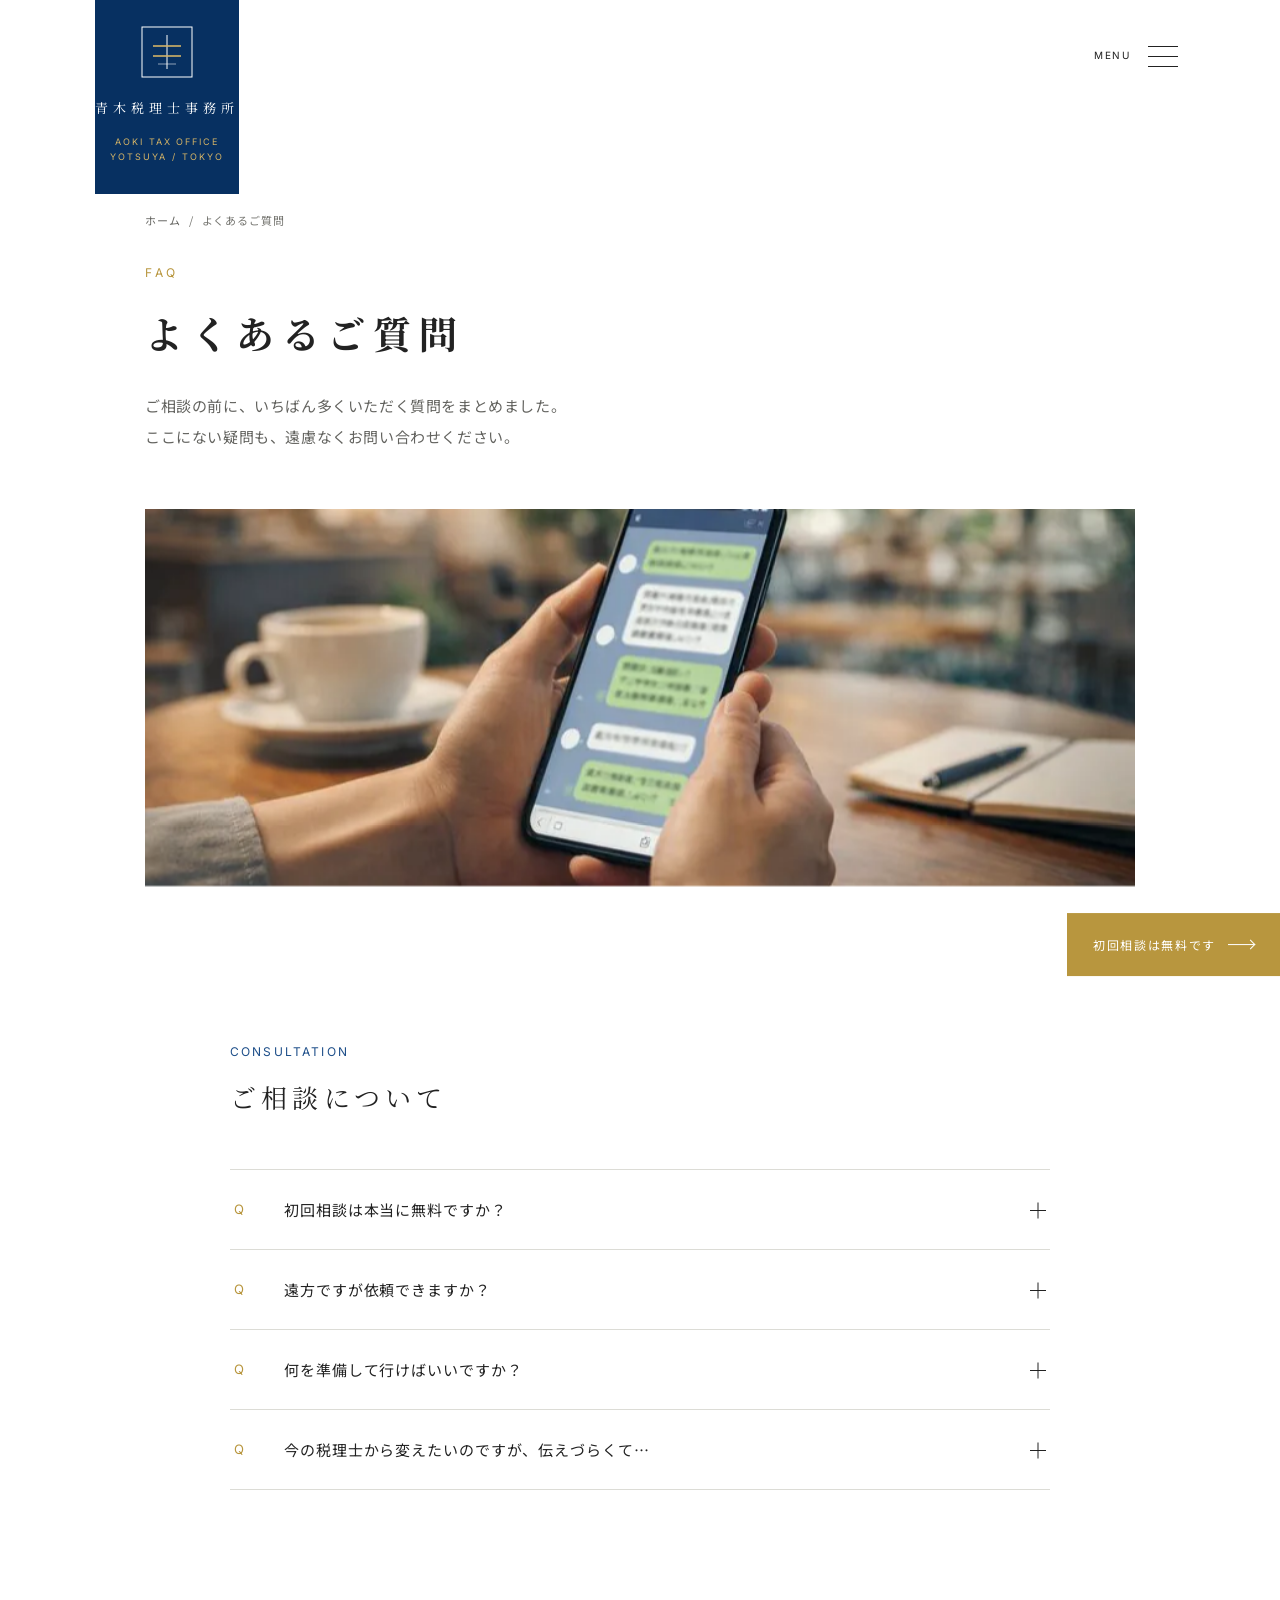
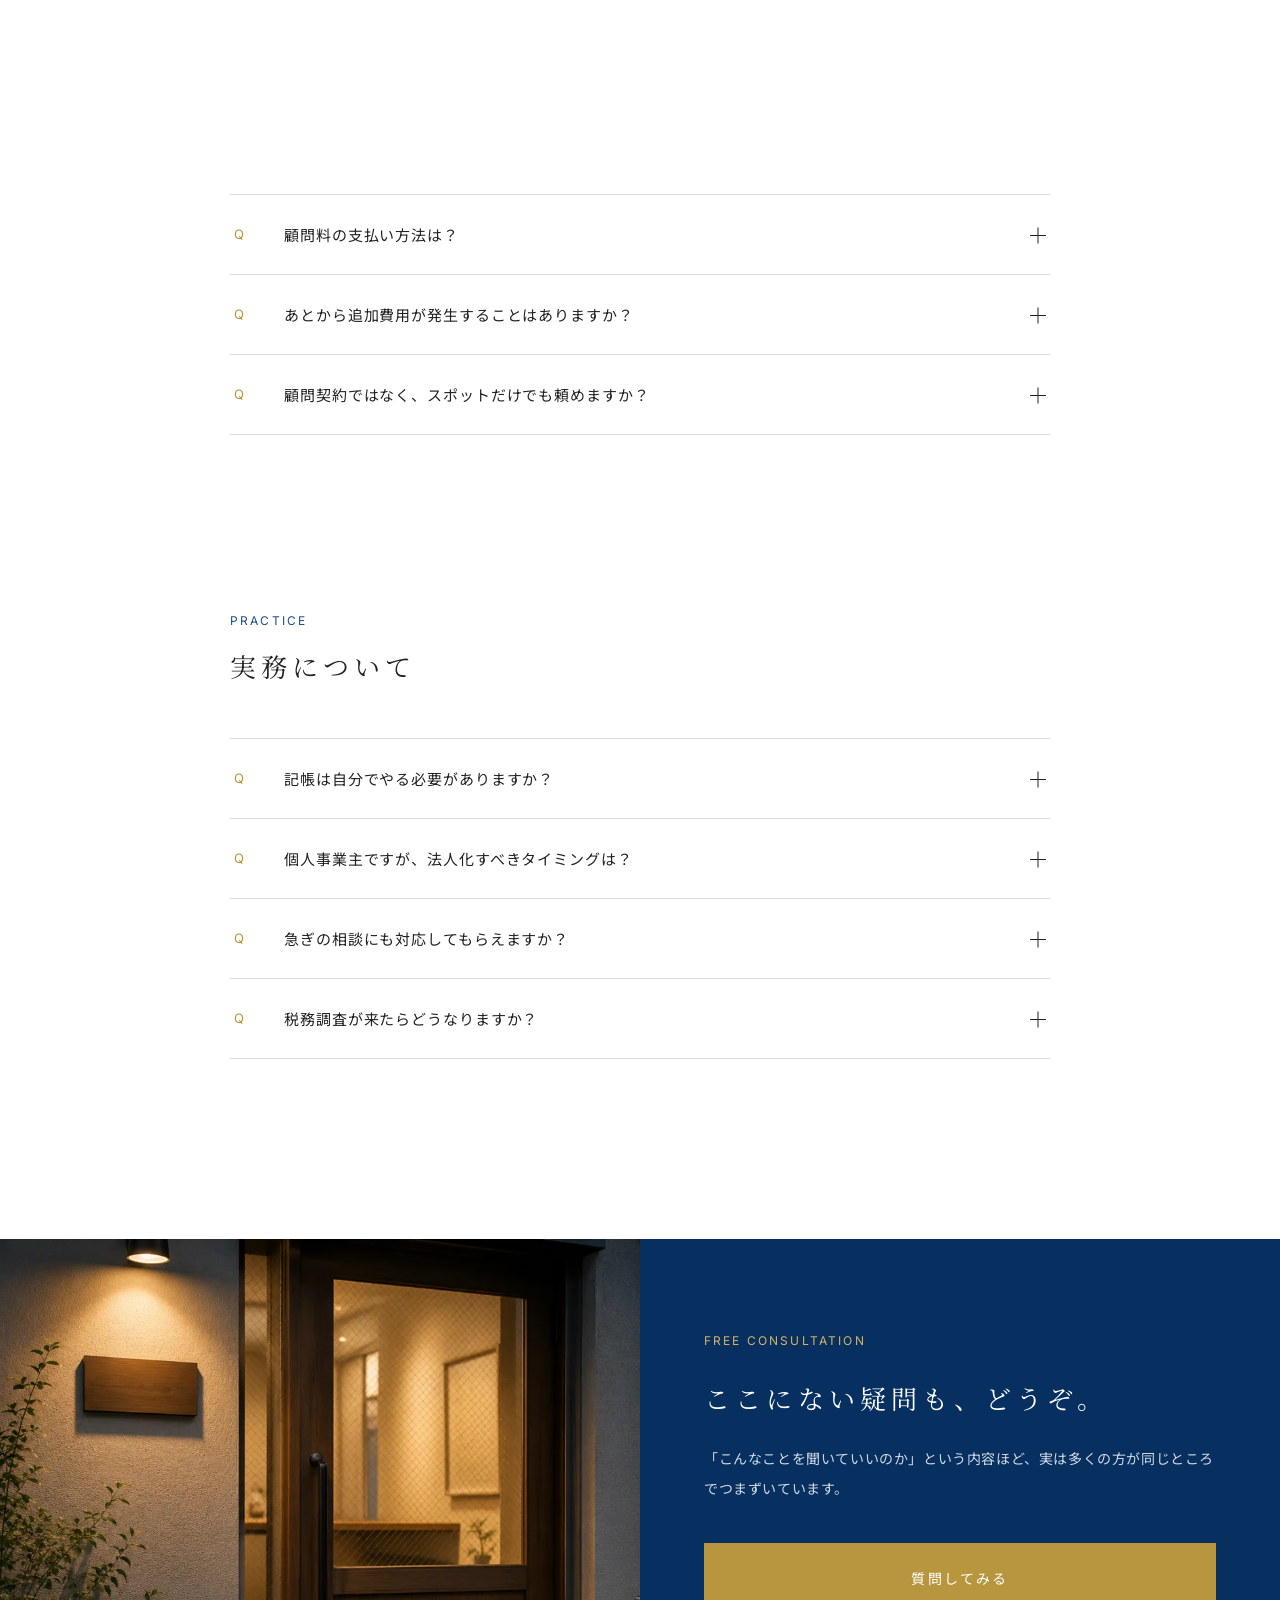
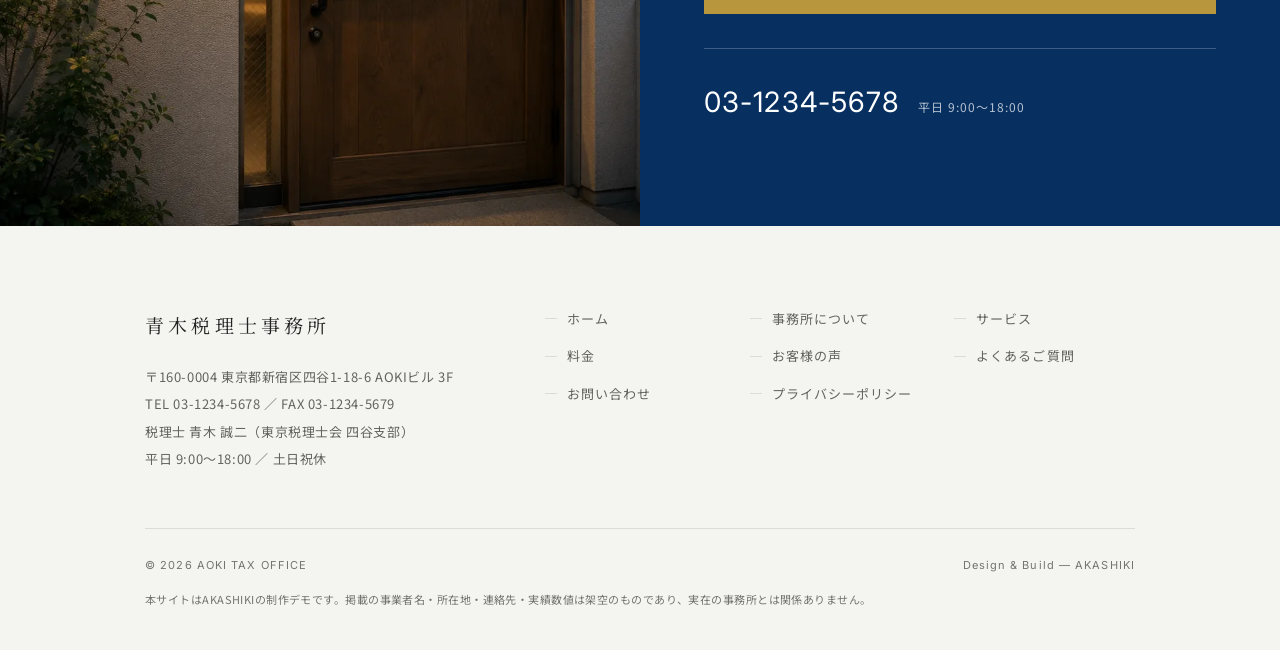
<file: faq.html>
<!DOCTYPE html>
<html lang="ja">
<head>
<meta charset="UTF-8">
<meta name="viewport" content="width=device-width, initial-scale=1.0, viewport-fit=cover">
<title>よくあるご質問｜青木税理士事務所（東京・四谷）</title>
<meta name="description" content="初回相談・顧問料・記帳・法人化のタイミング・税務調査・オンライン対応など、ご相談前によくいただく質問にお答えしています。">
<link rel="canonical" href="https://sumiyakastudio.github.io/AokiTax/faq.html">
<meta property="og:type" content="article">
<meta property="og:site_name" content="青木税理士事務所">
<meta property="og:title" content="よくあるご質問｜青木税理士事務所">
<meta property="og:description" content="初回相談・顧問料・記帳・法人化・税務調査・オンライン対応についてお答えしています。">
<meta property="og:url" content="https://sumiyakastudio.github.io/AokiTax/faq.html">
<meta property="og:image" content="https://sumiyakastudio.github.io/AokiTax/assets/img/og.jpg">
<meta name="twitter:card" content="summary_large_image">
<meta name="theme-color" content="#073061">
<link rel="icon" href="assets/img/favicon.svg" type="image/svg+xml">
<link rel="apple-touch-icon" href="assets/img/apple-touch-icon.png">
<link rel="preconnect" href="https://fonts.googleapis.com">
<link rel="preconnect" href="https://fonts.gstatic.com" crossorigin>
<link href="https://fonts.googleapis.com/css2?family=Inter:wght@300;400;500&family=Noto+Sans+JP:wght@300;400;500&family=Noto+Serif+JP:wght@300;400;500&display=swap" rel="stylesheet">
<link rel="stylesheet" href="assets/css/style.css">
<script src="assets/js/lenis.min.js" defer></script>
<script src="assets/js/main.js" defer></script>
<script type="application/ld+json">
{"@context":"https://schema.org","@type":"BreadcrumbList","itemListElement":[
{"@type":"ListItem","position":1,"name":"ホーム","item":"https://sumiyakastudio.github.io/AokiTax/"},
{"@type":"ListItem","position":2,"name":"よくあるご質問","item":"https://sumiyakastudio.github.io/AokiTax/faq.html"}]}
</script>
<script type="application/ld+json">
{"@context":"https://schema.org","@type":"FAQPage","mainEntity":[
{"@type":"Question","name":"初回相談は本当に無料ですか？","acceptedAnswer":{"@type":"Answer","text":"はい。初回60分のご相談は無料です。その場でご契約いただく必要はありません。"}},
{"@type":"Question","name":"遠方ですが依頼できますか？","acceptedAnswer":{"@type":"Answer","text":"オンライン面談（Zoom）に対応しているため、全国どこからでもご依頼いただけます。"}},
{"@type":"Question","name":"個人事業主ですが、法人化すべきタイミングは？","acceptedAnswer":{"@type":"Answer","text":"一般的には年間所得が500万円前後から検討の余地が出ますが、社会保険料や事務負担まで含めた試算をしたうえでご判断いただきます。"}}]}
</script>
</head>
<body>

<a href="#main" class="skip-link">メインコンテンツへ</a>
<div class="page-fade" aria-hidden="true"></div>

<a href="index.html" class="site-logo" data-site-logo aria-label="青木税理士事務所 トップページ">
  <img src="assets/img/mark.svg" alt="" class="site-logo__mark" width="52" height="52">
  <span class="site-logo__ja">青木税理士事務所</span>
  <span class="site-logo__en">AOKI TAX OFFICE<br>YOTSUYA / TOKYO</span>
</a>

<button class="menu-btn" data-menu-btn aria-expanded="false" aria-controls="globalnav" aria-label="メニューを開く">
  <span class="menu-btn__label">MENU</span>
  <span class="menu-btn__bar"></span>
  <span class="menu-btn__bar"></span>
  <span class="menu-btn__bar"></span>
</button>

<nav class="nav" id="globalnav" data-menu aria-label="グローバルナビゲーション">
  <div class="nav__inner">
    <ul class="nav__list">
      <li><a href="index.html"><span class="nav__num">01</span><span class="nav__ja">ホーム</span><span class="nav__en">Home</span></a></li>
      <li><a href="about.html"><span class="nav__num">02</span><span class="nav__ja">事務所について</span><span class="nav__en">About</span></a></li>
      <li><a href="service.html"><span class="nav__num">03</span><span class="nav__ja">サービス</span><span class="nav__en">Service</span></a></li>
      <li><a href="price.html"><span class="nav__num">04</span><span class="nav__ja">料金</span><span class="nav__en">Price</span></a></li>
      <li><a href="voice.html"><span class="nav__num">05</span><span class="nav__ja">お客様の声</span><span class="nav__en">Voice</span></a></li>
      <li><a href="faq.html" aria-current="page"><span class="nav__num">06</span><span class="nav__ja">よくあるご質問</span><span class="nav__en">FAQ</span></a></li>
      <li><a href="contact.html"><span class="nav__num">07</span><span class="nav__ja">お問い合わせ</span><span class="nav__en">Contact</span></a></li>
    </ul>
    <div class="nav__side">
      <dl>
        <dt>OFFICE</dt>
        <dd>〒160-0004<br>東京都新宿区四谷1-18-6 AOKIビル 3F</dd>
        <dt>TEL</dt>
        <dd>03-1234-5678</dd>
        <dt>HOURS</dt>
        <dd>平日 9:00〜18:00<br>土日祝休（事前予約で土曜対応可）</dd>
      </dl>
    </div>
  </div>
</nav>

<a href="contact.html" class="fixed-cta" data-fixed-cta>初回相談は無料です<span class="arw" aria-hidden="true"></span></a>

<main id="main">

  <section class="phero">
    <div class="phero__inner">
      <nav class="crumbs" aria-label="パンくずリスト"><a href="index.html">ホーム</a><span>/</span>よくあるご質問</nav>
      <p class="phero__en">FAQ</p>
      <h1 class="phero__h">よくあるご質問</h1>
      <p class="phero__lead lede">ご相談の前に、いちばん多くいただく質問をまとめました。<br>ここにない疑問も、遠慮なくお問い合わせください。</p>
      <div class="phero__photo reveal">
        <img src="assets/img/phero-faq.webp" alt="スマートフォンで相談内容を確認する手元" width="1600" height="610" loading="eager" decoding="async">
      </div>
    </div>
  </section>

  <section class="sec">
    <div class="sec__head reveal">
      <p class="kicker" style="margin-bottom:14px;">Consultation</p>
      <h2 class="h-ja">ご相談について</h2>
    </div>
    <div class="sec__body reveal">
      <div class="faq">
        <div class="faq__item">
          <button class="faq__q" aria-expanded="false"><span class="faq__mark">Q</span><span>初回相談は本当に無料ですか？</span><span class="faq__icon" aria-hidden="true"></span></button>
          <div class="faq__a"><div class="faq__a-in"><p>はい。初回60分のご相談は無料です。その場でご契約いただく必要はありませんし、他の事務所と比較したうえで判断していただいて構いません。</p></div></div>
        </div>
        <div class="faq__item">
          <button class="faq__q" aria-expanded="false"><span class="faq__mark">Q</span><span>遠方ですが依頼できますか？</span><span class="faq__icon" aria-hidden="true"></span></button>
          <div class="faq__a"><div class="faq__a-in"><p>オンライン面談（Zoom）に対応しているため、全国どこからでもご依頼いただけます。資料のやり取りもクラウド上で完結します。年に一度も対面せずに運用している顧問先も少なくありません。</p></div></div>
        </div>
        <div class="faq__item">
          <button class="faq__q" aria-expanded="false"><span class="faq__mark">Q</span><span>何を準備して行けばいいですか？</span><span class="faq__icon" aria-hidden="true"></span></button>
          <div class="faq__a"><div class="faq__a-in"><p>手ぶらでも構いません。あるものがあれば、直近の確定申告書（または決算書）と、通帳の直近数か月分をお持ちいただくと話が早くなります。整理されていない状態のままで大丈夫です。</p></div></div>
        </div>
        <div class="faq__item">
          <button class="faq__q" aria-expanded="false"><span class="faq__mark">Q</span><span>今の税理士から変えたいのですが、伝えづらくて…</span><span class="faq__icon" aria-hidden="true"></span></button>
          <div class="faq__a"><div class="faq__a-in"><p>よくあるご相談です。切り替えの時期（決算月との関係）と、引き継ぐ資料の一覧をこちらでご用意します。切り出し方についても、これまでの事例からお話しできます。</p></div></div>
        </div>
      </div>
    </div>
  </section>

  <section class="sec">
    <div class="sec__head reveal">
      <p class="kicker" style="margin-bottom:14px;">Fee &amp; Contract</p>
      <h2 class="h-ja">料金・契約について</h2>
    </div>
    <div class="sec__body reveal">
      <div class="faq">
        <div class="faq__item">
          <button class="faq__q" aria-expanded="false"><span class="faq__mark">Q</span><span>顧問料の支払い方法は？</span><span class="faq__icon" aria-hidden="true"></span></button>
          <div class="faq__a"><div class="faq__a-in"><p>口座振替またはクレジットカード（VISA / Mastercard）に対応しています。スポットのご依頼は銀行振込も可能です。</p></div></div>
        </div>
        <div class="faq__item">
          <button class="faq__q" aria-expanded="false"><span class="faq__mark">Q</span><span>あとから追加費用が発生することはありますか？</span><span class="faq__icon" aria-hidden="true"></span></button>
          <div class="faq__a"><div class="faq__a-in"><p>ご契約時のお見積り以外の費用が発生する場合は、必ず着手前にご相談します。取引量が想定より大きく増えた場合の顧問料改定も、次年度の更新時にご相談する形をとっています。</p></div></div>
        </div>
        <div class="faq__item">
          <button class="faq__q" aria-expanded="false"><span class="faq__mark">Q</span><span>顧問契約ではなく、スポットだけでも頼めますか？</span><span class="faq__icon" aria-hidden="true"></span></button>
          <div class="faq__a"><div class="faq__a-in"><p>可能です。確定申告のみ、相続のみ、税務調査の立会いのみといったご依頼も承っています。無理に顧問契約をおすすめすることはありません。</p></div></div>
        </div>
      </div>
    </div>
  </section>

  <section class="sec">
    <div class="sec__head reveal">
      <p class="kicker" style="margin-bottom:14px;">Practice</p>
      <h2 class="h-ja">実務について</h2>
    </div>
    <div class="sec__body reveal">
      <div class="faq">
        <div class="faq__item">
          <button class="faq__q" aria-expanded="false"><span class="faq__mark">Q</span><span>記帳は自分でやる必要がありますか？</span><span class="faq__icon" aria-hidden="true"></span></button>
          <div class="faq__a"><div class="faq__a-in"><p>記帳代行つきのプランをお選びいただければ、すべてお任せいただけます。ご自身で記帳される場合は、クラウド会計（freee / マネーフォワード）の初期設定と操作レクチャーをお手伝いします。</p></div></div>
        </div>
        <div class="faq__item">
          <button class="faq__q" aria-expanded="false"><span class="faq__mark">Q</span><span>個人事業主ですが、法人化すべきタイミングは？</span><span class="faq__icon" aria-hidden="true"></span></button>
          <div class="faq__a"><div class="faq__a-in"><p>目安として年間所得500万円前後から検討の余地が出ますが、金額だけでは決められません。社会保険料の負担、事務作業の増加、取引先からの見え方まで含めて試算し、「今ではない」という結論をお伝えすることもあります。</p></div></div>
        </div>
        <div class="faq__item">
          <button class="faq__q" aria-expanded="false"><span class="faq__mark">Q</span><span>急ぎの相談にも対応してもらえますか？</span><span class="faq__icon" aria-hidden="true"></span></button>
          <div class="faq__a"><div class="faq__a-in"><p>顧問契約のお客様はLINE・メールで随時ご相談いただけます（回数制限なし）。当日中の回答を基本としています。単発のご相談も、可能な限り迅速に対応いたします。</p></div></div>
        </div>
        <div class="faq__item">
          <button class="faq__q" aria-expanded="false"><span class="faq__mark">Q</span><span>税務調査が来たらどうなりますか？</span><span class="faq__icon" aria-hidden="true"></span></button>
          <div class="faq__a"><div class="faq__a-in"><p>連絡が来た時点でご相談ください。事前準備、当日の立会い、その後の対応まで一貫してお手伝いします。当日は、答えるべきこと・その場で答えなくてよいことを整理しながら進めます。</p></div></div>
        </div>
      </div>
    </div>
  </section>

  <section class="cta" aria-labelledby="cta-h">
    <div class="cta__grid">
      <div class="cta__photo">
        <img src="assets/img/cta.webp" alt="事務所の入口。木の看板と落ち着いた照明" width="1300" height="867" loading="lazy" decoding="async">
      </div>
      <div class="cta__body reveal">
        <p class="kicker kicker--light">Free Consultation</p>
        <h2 class="h-ja h-ja--light cta__h" id="cta-h">ここにない疑問も、どうぞ。</h2>
        <p class="cta__text">「こんなことを聞いていいのか」という内容ほど、実は多くの方が同じところでつまずいています。</p>
        <a href="contact.html" class="btn-gold btn-gold--onnavy">質問してみる</a>
        <div class="cta__tel">
          <a href="tel:0312345678" class="cta__tel-num">03-1234-5678</a>
          <span class="cta__tel-label">平日 9:00〜18:00</span>
        </div>
      </div>
    </div>
  </section>

</main>

<footer class="footer">
  <div class="footer__inner">
    <div class="footer__top">
      <div>
        <p class="footer__name">青木税理士事務所</p>
        <div class="footer__info">
          <p>〒160-0004 東京都新宿区四谷1-18-6 AOKIビル 3F</p>
          <p>TEL 03-1234-5678 ／ FAX 03-1234-5679</p>
          <p>税理士 青木 誠二（東京税理士会 四谷支部）</p>
          <p>平日 9:00〜18:00 ／ 土日祝休</p>
        </div>
      </div>
      <nav class="footer__nav" aria-label="フッターナビゲーション">
        <a href="index.html">ホーム</a>
        <a href="about.html">事務所について</a>
        <a href="service.html">サービス</a>
        <a href="price.html">料金</a>
        <a href="voice.html">お客様の声</a>
        <a href="faq.html">よくあるご質問</a>
        <a href="contact.html">お問い合わせ</a>
        <a href="privacy.html">プライバシーポリシー</a>
      </nav>
    </div>
    <div class="footer__bottom">
      <p class="footer__copy">&copy; 2026 AOKI TAX OFFICE</p>
      <p class="footer__credit">Design &amp; Build — AKASHIKI</p>
    </div>
    <p class="footer__note">本サイトはAKASHIKIの制作デモです。掲載の事業者名・所在地・連絡先・実績数値は架空のものであり、実在の事務所とは関係ありません。</p>
  </div>
</footer>

</body>
</html>
</file>
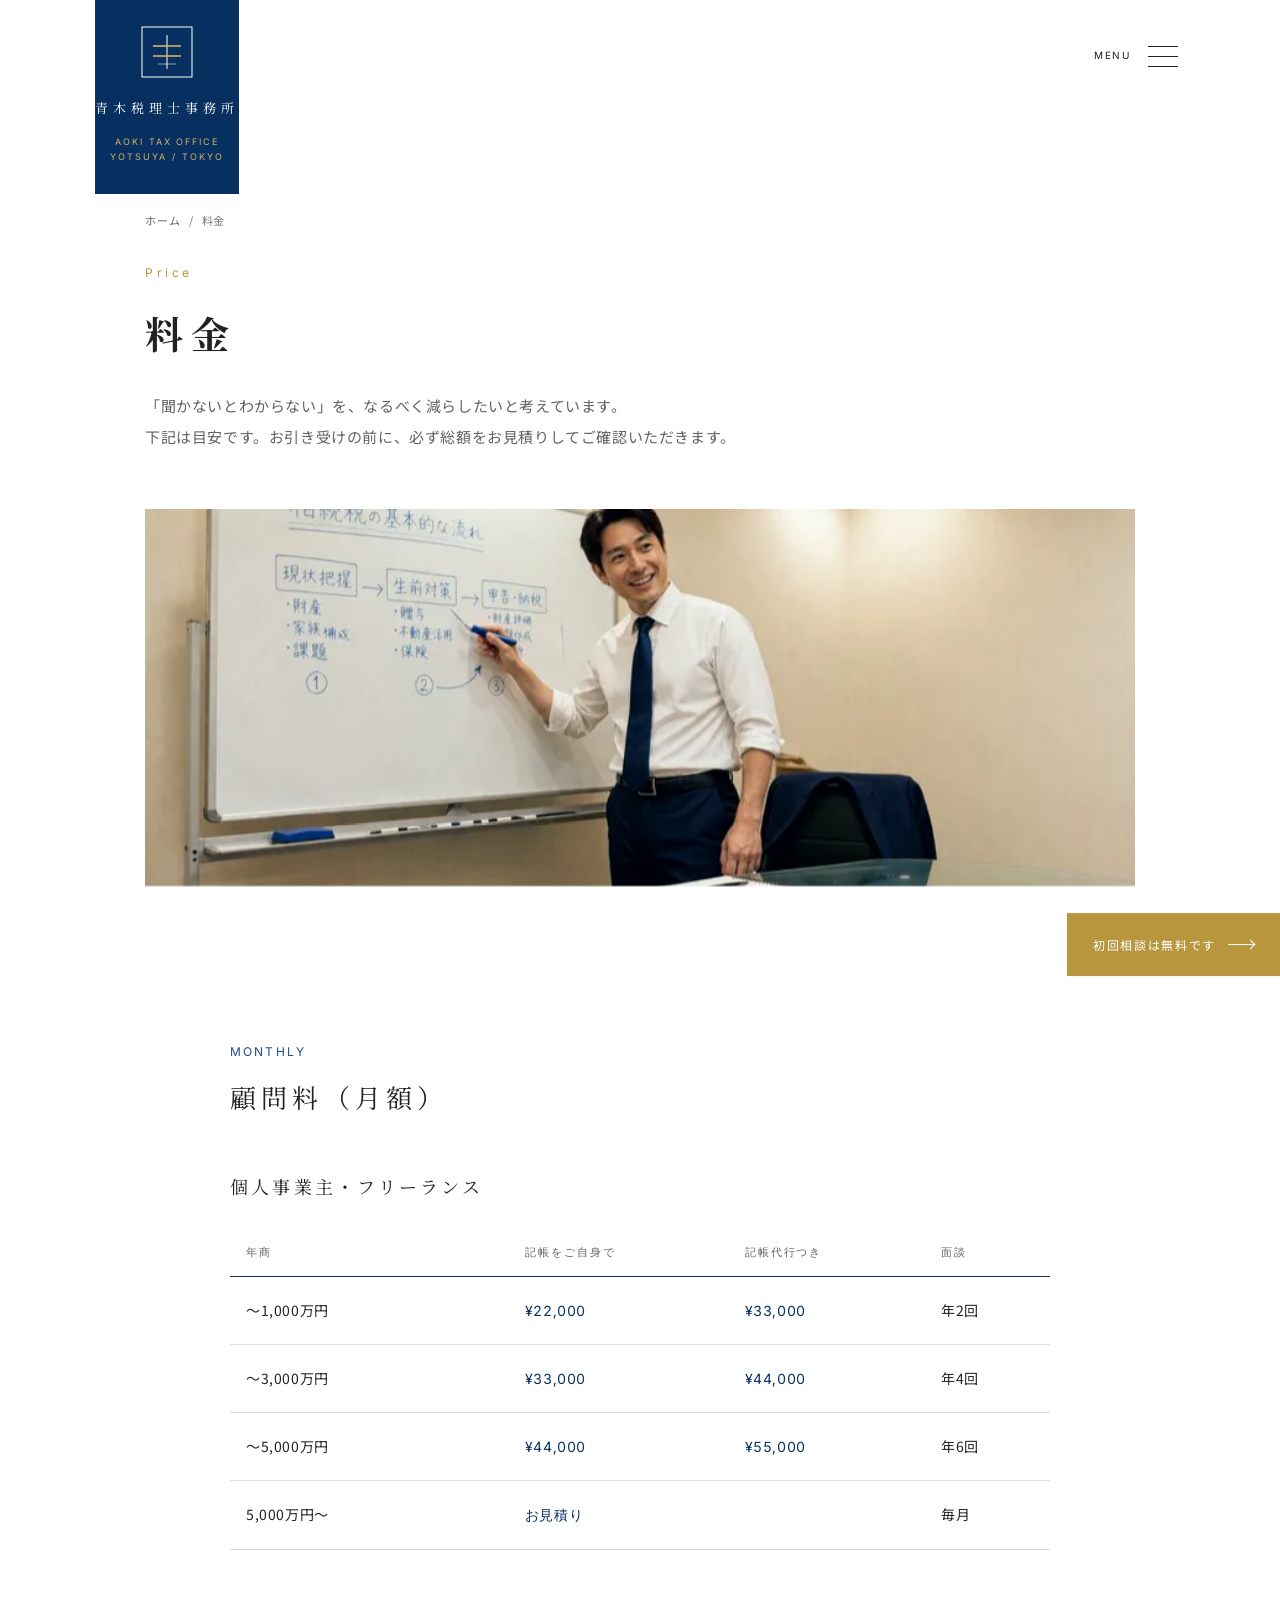
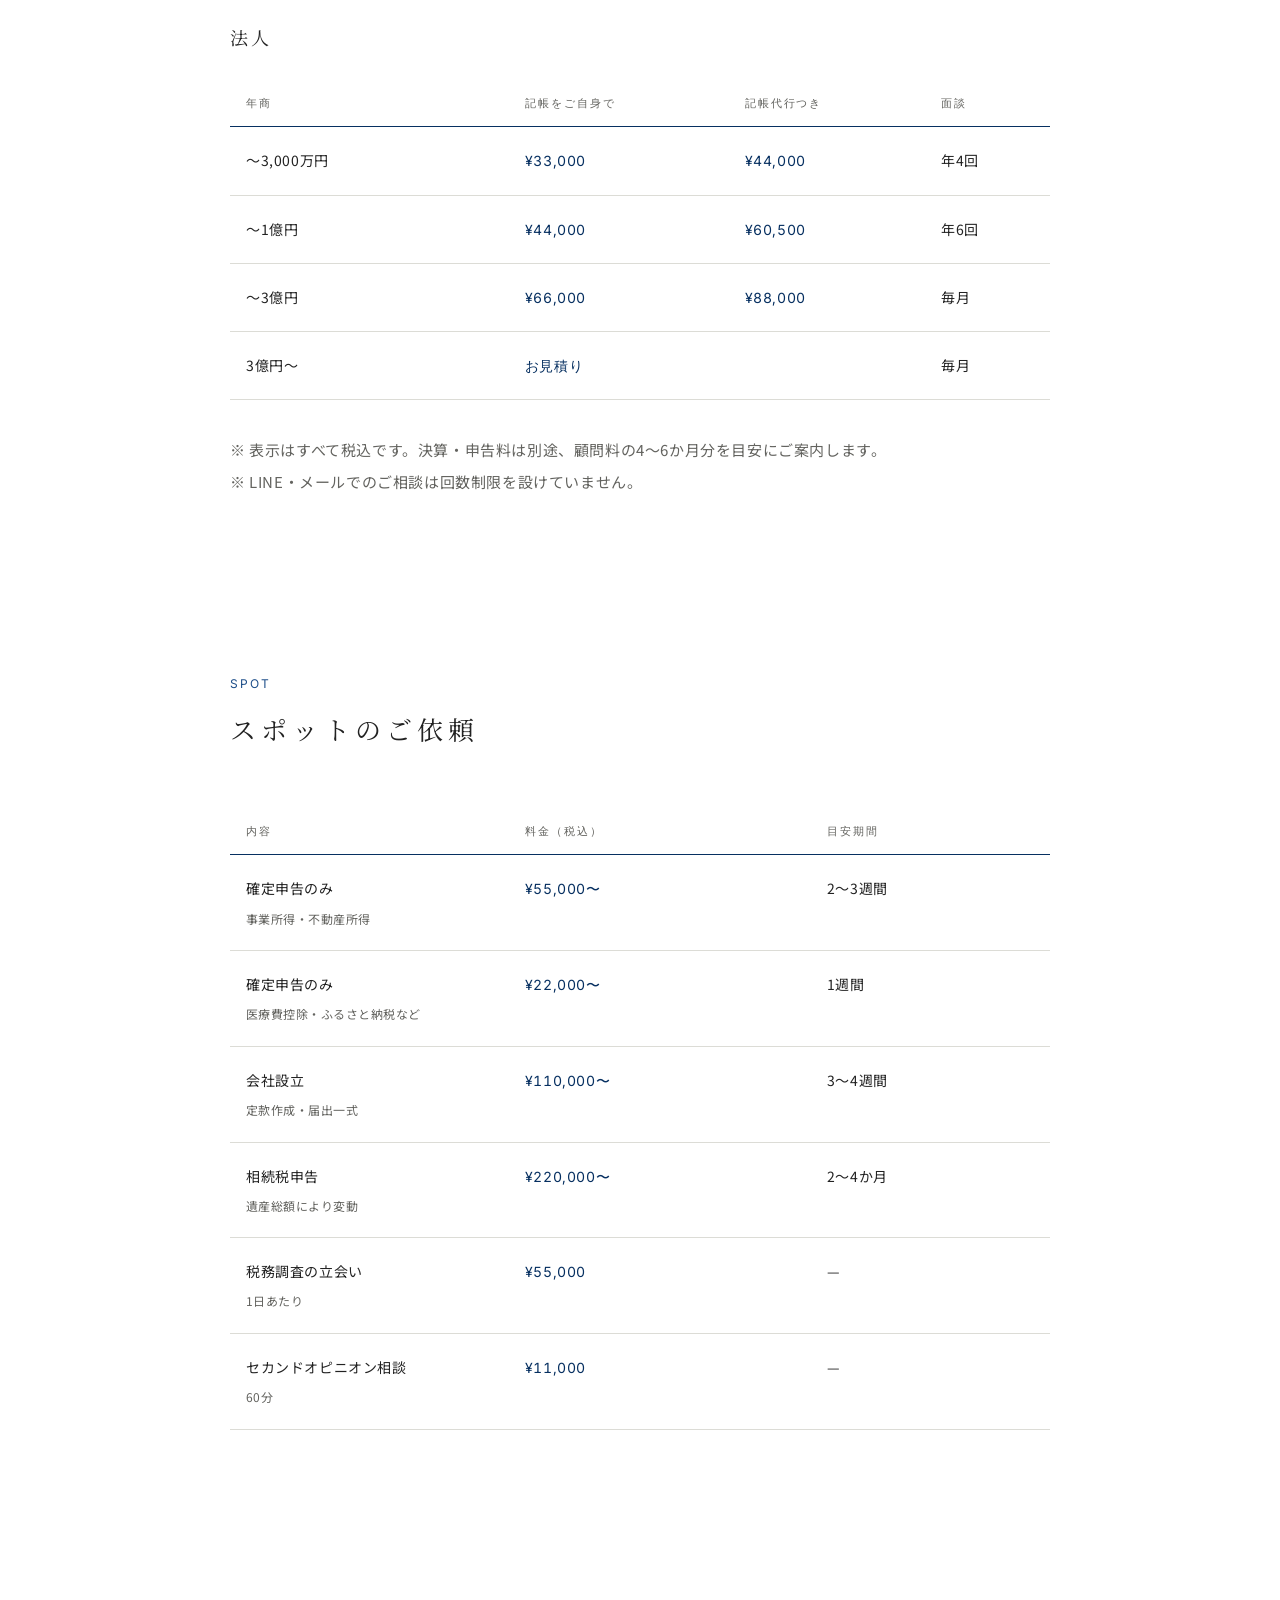
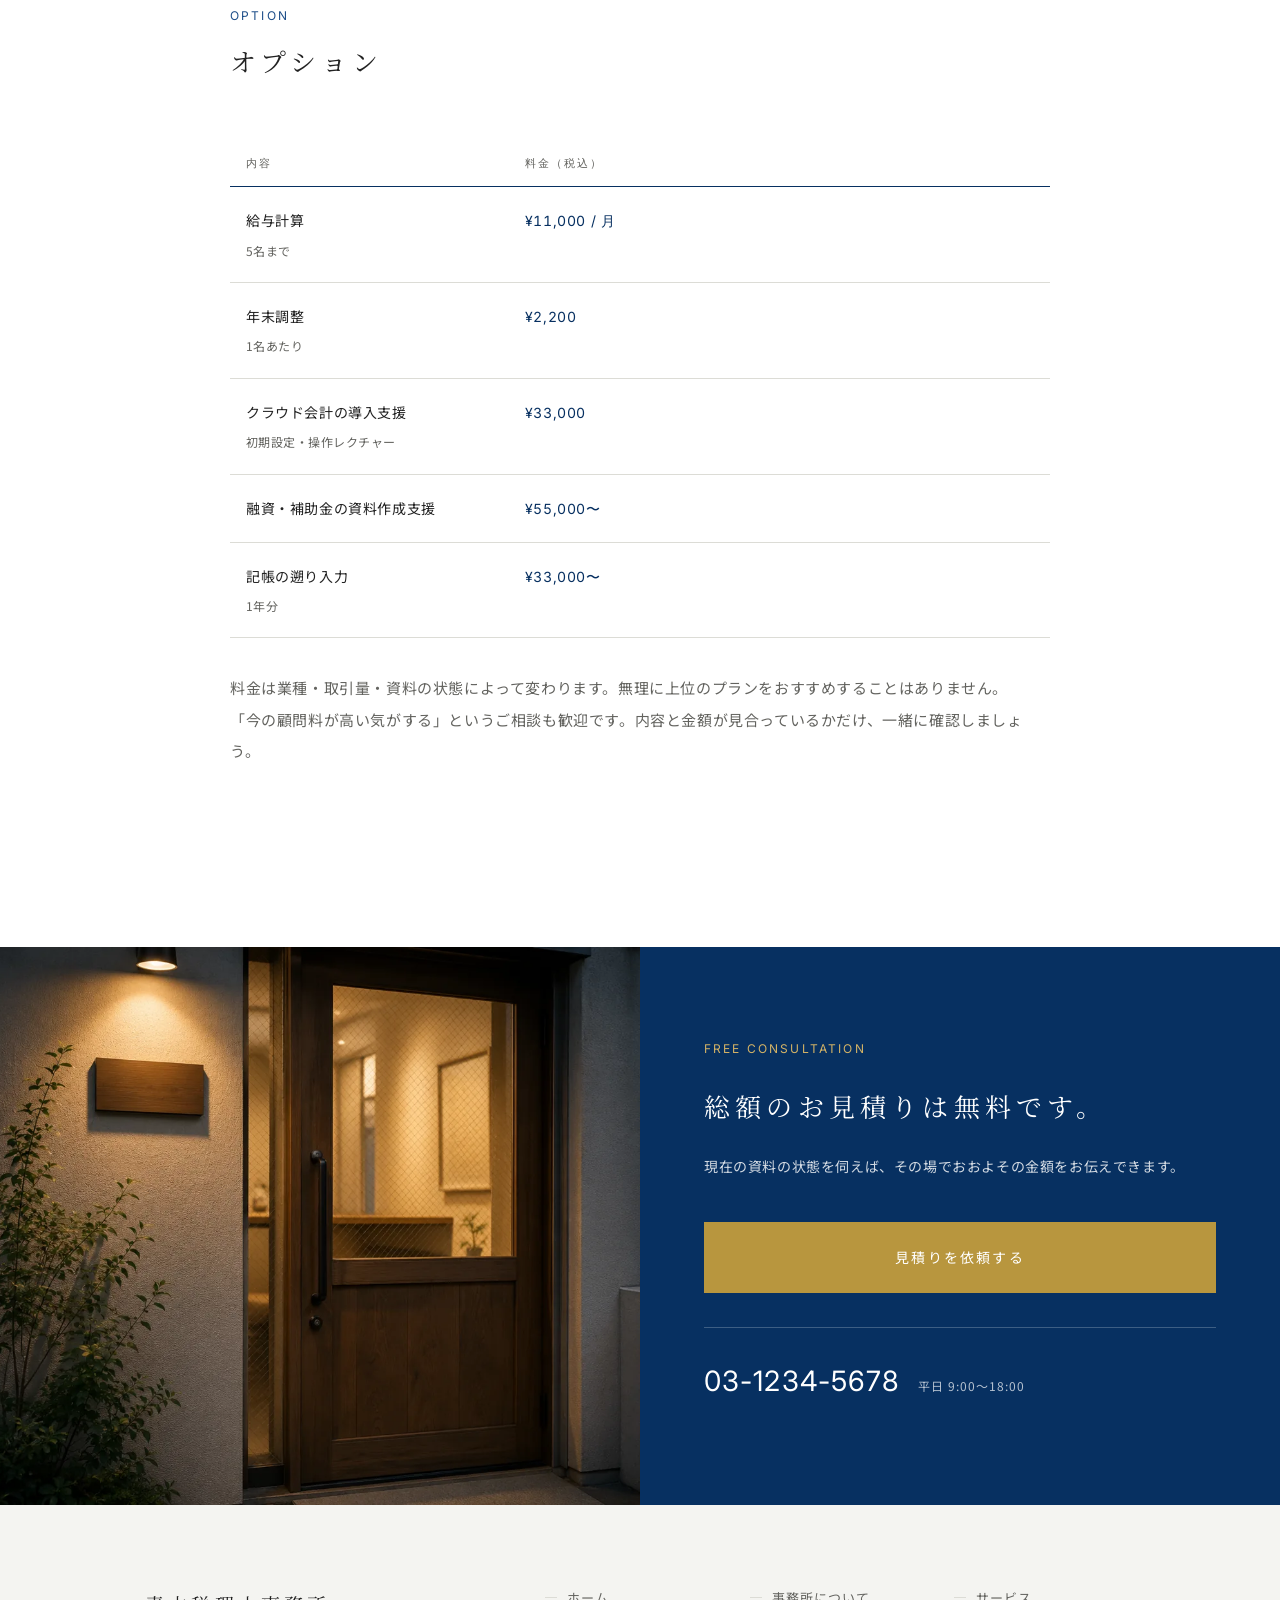
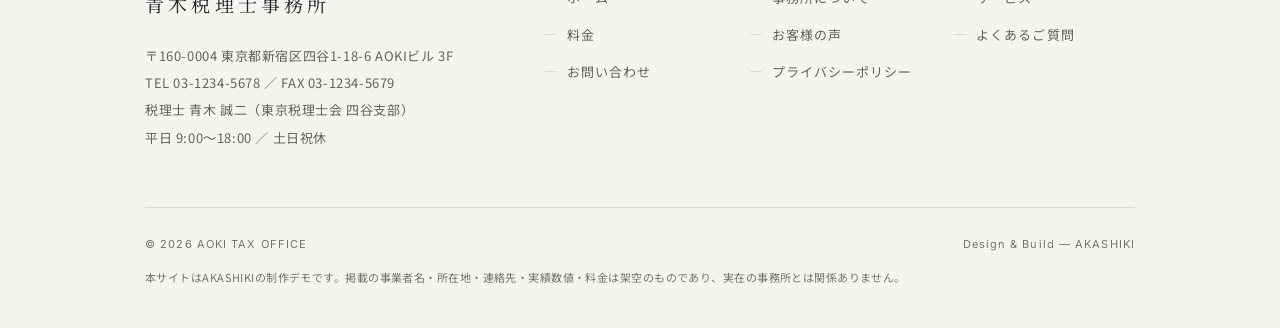
<file: price.html>
<!DOCTYPE html>
<html lang="ja">
<head>
<meta charset="UTF-8">
<meta name="viewport" content="width=device-width, initial-scale=1.0, viewport-fit=cover">
<title>料金｜青木税理士事務所（東京・四谷）</title>
<meta name="description" content="顧問料・確定申告・会社設立・相続のスポット料金とオプション。年商規模ごとの目安を公開しています。見積り前に総額の見当がつく料金表です。">
<link rel="canonical" href="https://sumiyakastudio.github.io/AokiTax/price.html">
<meta property="og:type" content="article">
<meta property="og:site_name" content="青木税理士事務所">
<meta property="og:title" content="料金｜青木税理士事務所">
<meta property="og:description" content="顧問料・スポット・オプションを明朗に。年商規模ごとの目安を公開しています。">
<meta property="og:url" content="https://sumiyakastudio.github.io/AokiTax/price.html">
<meta property="og:image" content="https://sumiyakastudio.github.io/AokiTax/assets/img/og.jpg">
<meta name="twitter:card" content="summary_large_image">
<meta name="theme-color" content="#073061">
<link rel="icon" href="assets/img/favicon.svg" type="image/svg+xml">
<link rel="apple-touch-icon" href="assets/img/apple-touch-icon.png">
<link rel="preconnect" href="https://fonts.googleapis.com">
<link rel="preconnect" href="https://fonts.gstatic.com" crossorigin>
<link href="https://fonts.googleapis.com/css2?family=Inter:wght@300;400;500&family=Noto+Sans+JP:wght@300;400;500&family=Noto+Serif+JP:wght@300;400;500&display=swap" rel="stylesheet">
<link rel="stylesheet" href="assets/css/style.css">
<script src="assets/js/lenis.min.js" defer></script>
<script src="assets/js/main.js" defer></script>
<script type="application/ld+json">
{"@context":"https://schema.org","@type":"BreadcrumbList","itemListElement":[
{"@type":"ListItem","position":1,"name":"ホーム","item":"https://sumiyakastudio.github.io/AokiTax/"},
{"@type":"ListItem","position":2,"name":"料金","item":"https://sumiyakastudio.github.io/AokiTax/price.html"}]}
</script>
</head>
<body>

<a href="#main" class="skip-link">メインコンテンツへ</a>
<div class="page-fade" aria-hidden="true"></div>

<a href="index.html" class="site-logo" data-site-logo aria-label="青木税理士事務所 トップページ">
  <img src="assets/img/mark.svg" alt="" class="site-logo__mark" width="52" height="52">
  <span class="site-logo__ja">青木税理士事務所</span>
  <span class="site-logo__en">AOKI TAX OFFICE<br>YOTSUYA / TOKYO</span>
</a>

<button class="menu-btn" data-menu-btn aria-expanded="false" aria-controls="globalnav" aria-label="メニューを開く">
  <span class="menu-btn__label">MENU</span>
  <span class="menu-btn__bar"></span>
  <span class="menu-btn__bar"></span>
  <span class="menu-btn__bar"></span>
</button>

<nav class="nav" id="globalnav" data-menu aria-label="グローバルナビゲーション">
  <div class="nav__inner">
    <ul class="nav__list">
      <li><a href="index.html"><span class="nav__num">01</span><span class="nav__ja">ホーム</span><span class="nav__en">Home</span></a></li>
      <li><a href="about.html"><span class="nav__num">02</span><span class="nav__ja">事務所について</span><span class="nav__en">About</span></a></li>
      <li><a href="service.html"><span class="nav__num">03</span><span class="nav__ja">サービス</span><span class="nav__en">Service</span></a></li>
      <li><a href="price.html" aria-current="page"><span class="nav__num">04</span><span class="nav__ja">料金</span><span class="nav__en">Price</span></a></li>
      <li><a href="voice.html"><span class="nav__num">05</span><span class="nav__ja">お客様の声</span><span class="nav__en">Voice</span></a></li>
      <li><a href="faq.html"><span class="nav__num">06</span><span class="nav__ja">よくあるご質問</span><span class="nav__en">FAQ</span></a></li>
      <li><a href="contact.html"><span class="nav__num">07</span><span class="nav__ja">お問い合わせ</span><span class="nav__en">Contact</span></a></li>
    </ul>
    <div class="nav__side">
      <dl>
        <dt>OFFICE</dt>
        <dd>〒160-0004<br>東京都新宿区四谷1-18-6 AOKIビル 3F</dd>
        <dt>TEL</dt>
        <dd>03-1234-5678</dd>
        <dt>HOURS</dt>
        <dd>平日 9:00〜18:00<br>土日祝休（事前予約で土曜対応可）</dd>
      </dl>
    </div>
  </div>
</nav>

<a href="contact.html" class="fixed-cta" data-fixed-cta>初回相談は無料です<span class="arw" aria-hidden="true"></span></a>

<main id="main">

  <section class="phero">
    <div class="phero__inner">
      <nav class="crumbs" aria-label="パンくずリスト"><a href="index.html">ホーム</a><span>/</span>料金</nav>
      <p class="phero__en">Price</p>
      <h1 class="phero__h">料金</h1>
      <p class="phero__lead lede">「聞かないとわからない」を、なるべく減らしたいと考えています。<br>下記は目安です。お引き受けの前に、必ず総額をお見積りしてご確認いただきます。</p>
      <div class="phero__photo reveal">
        <img src="assets/img/phero-price.webp" alt="料金表と筆記具の置かれたデスク" width="1600" height="610" loading="eager" decoding="async">
      </div>
    </div>
  </section>

  <!-- 顧問料 -->
  <section class="sec">
    <div class="sec__head reveal">
      <p class="kicker" style="margin-bottom:14px;">Monthly</p>
      <h2 class="h-ja">顧問料（月額）</h2>
    </div>
    <div class="sec__body reveal">
      <div class="ptable-wrap">
        <table class="ptable">
          <caption>個人事業主・フリーランス</caption>
          <thead>
            <tr><th scope="col">年商</th><th scope="col">記帳をご自身で</th><th scope="col">記帳代行つき</th><th scope="col">面談</th></tr>
          </thead>
          <tbody>
            <tr><th scope="row">〜1,000万円</th><td class="num">¥22,000</td><td class="num">¥33,000</td><td>年2回</td></tr>
            <tr><th scope="row">〜3,000万円</th><td class="num">¥33,000</td><td class="num">¥44,000</td><td>年4回</td></tr>
            <tr><th scope="row">〜5,000万円</th><td class="num">¥44,000</td><td class="num">¥55,000</td><td>年6回</td></tr>
            <tr><th scope="row">5,000万円〜</th><td class="num" colspan="2">お見積り</td><td>毎月</td></tr>
          </tbody>
        </table>
      </div>
      <div class="ptable-wrap" style="margin-top:70px;">
        <table class="ptable">
          <caption>法人</caption>
          <thead>
            <tr><th scope="col">年商</th><th scope="col">記帳をご自身で</th><th scope="col">記帳代行つき</th><th scope="col">面談</th></tr>
          </thead>
          <tbody>
            <tr><th scope="row">〜3,000万円</th><td class="num">¥33,000</td><td class="num">¥44,000</td><td>年4回</td></tr>
            <tr><th scope="row">〜1億円</th><td class="num">¥44,000</td><td class="num">¥60,500</td><td>年6回</td></tr>
            <tr><th scope="row">〜3億円</th><td class="num">¥66,000</td><td class="num">¥88,000</td><td>毎月</td></tr>
            <tr><th scope="row">3億円〜</th><td class="num" colspan="2">お見積り</td><td>毎月</td></tr>
          </tbody>
        </table>
      </div>
      <p class="lede lede--muted" style="margin-top:34px;">※ 表示はすべて税込です。決算・申告料は別途、顧問料の4〜6か月分を目安にご案内します。<br>※ LINE・メールでのご相談は回数制限を設けていません。</p>
    </div>
  </section>

  <!-- スポット -->
  <section class="sec">
    <div class="sec__head reveal">
      <p class="kicker" style="margin-bottom:14px;">Spot</p>
      <h2 class="h-ja">スポットのご依頼</h2>
    </div>
    <div class="sec__body reveal">
      <div class="ptable-wrap">
        <table class="ptable">
          <thead>
            <tr><th scope="col">内容</th><th scope="col">料金（税込）</th><th scope="col">目安期間</th></tr>
          </thead>
          <tbody>
            <tr><th scope="row">確定申告のみ<small>事業所得・不動産所得</small></th><td class="num">¥55,000〜</td><td>2〜3週間</td></tr>
            <tr><th scope="row">確定申告のみ<small>医療費控除・ふるさと納税など</small></th><td class="num">¥22,000〜</td><td>1週間</td></tr>
            <tr><th scope="row">会社設立<small>定款作成・届出一式</small></th><td class="num">¥110,000〜</td><td>3〜4週間</td></tr>
            <tr><th scope="row">相続税申告<small>遺産総額により変動</small></th><td class="num">¥220,000〜</td><td>2〜4か月</td></tr>
            <tr><th scope="row">税務調査の立会い<small>1日あたり</small></th><td class="num">¥55,000</td><td>—</td></tr>
            <tr><th scope="row">セカンドオピニオン相談<small>60分</small></th><td class="num">¥11,000</td><td>—</td></tr>
          </tbody>
        </table>
      </div>
    </div>
  </section>

  <!-- オプション -->
  <section class="sec">
    <div class="sec__head reveal">
      <p class="kicker" style="margin-bottom:14px;">Option</p>
      <h2 class="h-ja">オプション</h2>
    </div>
    <div class="sec__body reveal">
      <div class="ptable-wrap">
        <table class="ptable">
          <thead>
            <tr><th scope="col">内容</th><th scope="col">料金（税込）</th></tr>
          </thead>
          <tbody>
            <tr><th scope="row">給与計算<small>5名まで</small></th><td class="num">¥11,000 / 月</td></tr>
            <tr><th scope="row">年末調整<small>1名あたり</small></th><td class="num">¥2,200</td></tr>
            <tr><th scope="row">クラウド会計の導入支援<small>初期設定・操作レクチャー</small></th><td class="num">¥33,000</td></tr>
            <tr><th scope="row">融資・補助金の資料作成支援</th><td class="num">¥55,000〜</td></tr>
            <tr><th scope="row">記帳の遡り入力<small>1年分</small></th><td class="num">¥33,000〜</td></tr>
          </tbody>
        </table>
      </div>
      <p class="lede lede--muted" style="margin-top:34px;">
        料金は業種・取引量・資料の状態によって変わります。無理に上位のプランをおすすめすることはありません。<br>
        「今の顧問料が高い気がする」というご相談も歓迎です。内容と金額が見合っているかだけ、一緒に確認しましょう。
      </p>
    </div>
  </section>

  <section class="cta" aria-labelledby="cta-h">
    <div class="cta__grid">
      <div class="cta__photo">
        <img src="assets/img/cta.webp" alt="事務所の入口。木の看板と落ち着いた照明" width="1300" height="867" loading="lazy" decoding="async">
      </div>
      <div class="cta__body reveal">
        <p class="kicker kicker--light">Free Consultation</p>
        <h2 class="h-ja h-ja--light cta__h" id="cta-h">総額のお見積りは無料です。</h2>
        <p class="cta__text">現在の資料の状態を伺えば、その場でおおよその金額をお伝えできます。</p>
        <a href="contact.html" class="btn-gold btn-gold--onnavy">見積りを依頼する</a>
        <div class="cta__tel">
          <a href="tel:0312345678" class="cta__tel-num">03-1234-5678</a>
          <span class="cta__tel-label">平日 9:00〜18:00</span>
        </div>
      </div>
    </div>
  </section>

</main>

<footer class="footer">
  <div class="footer__inner">
    <div class="footer__top">
      <div>
        <p class="footer__name">青木税理士事務所</p>
        <div class="footer__info">
          <p>〒160-0004 東京都新宿区四谷1-18-6 AOKIビル 3F</p>
          <p>TEL 03-1234-5678 ／ FAX 03-1234-5679</p>
          <p>税理士 青木 誠二（東京税理士会 四谷支部）</p>
          <p>平日 9:00〜18:00 ／ 土日祝休</p>
        </div>
      </div>
      <nav class="footer__nav" aria-label="フッターナビゲーション">
        <a href="index.html">ホーム</a>
        <a href="about.html">事務所について</a>
        <a href="service.html">サービス</a>
        <a href="price.html">料金</a>
        <a href="voice.html">お客様の声</a>
        <a href="faq.html">よくあるご質問</a>
        <a href="contact.html">お問い合わせ</a>
        <a href="privacy.html">プライバシーポリシー</a>
      </nav>
    </div>
    <div class="footer__bottom">
      <p class="footer__copy">&copy; 2026 AOKI TAX OFFICE</p>
      <p class="footer__credit">Design &amp; Build — AKASHIKI</p>
    </div>
    <p class="footer__note">本サイトはAKASHIKIの制作デモです。掲載の事業者名・所在地・連絡先・実績数値・料金は架空のものであり、実在の事務所とは関係ありません。</p>
  </div>
</footer>

</body>
</html>
</file>
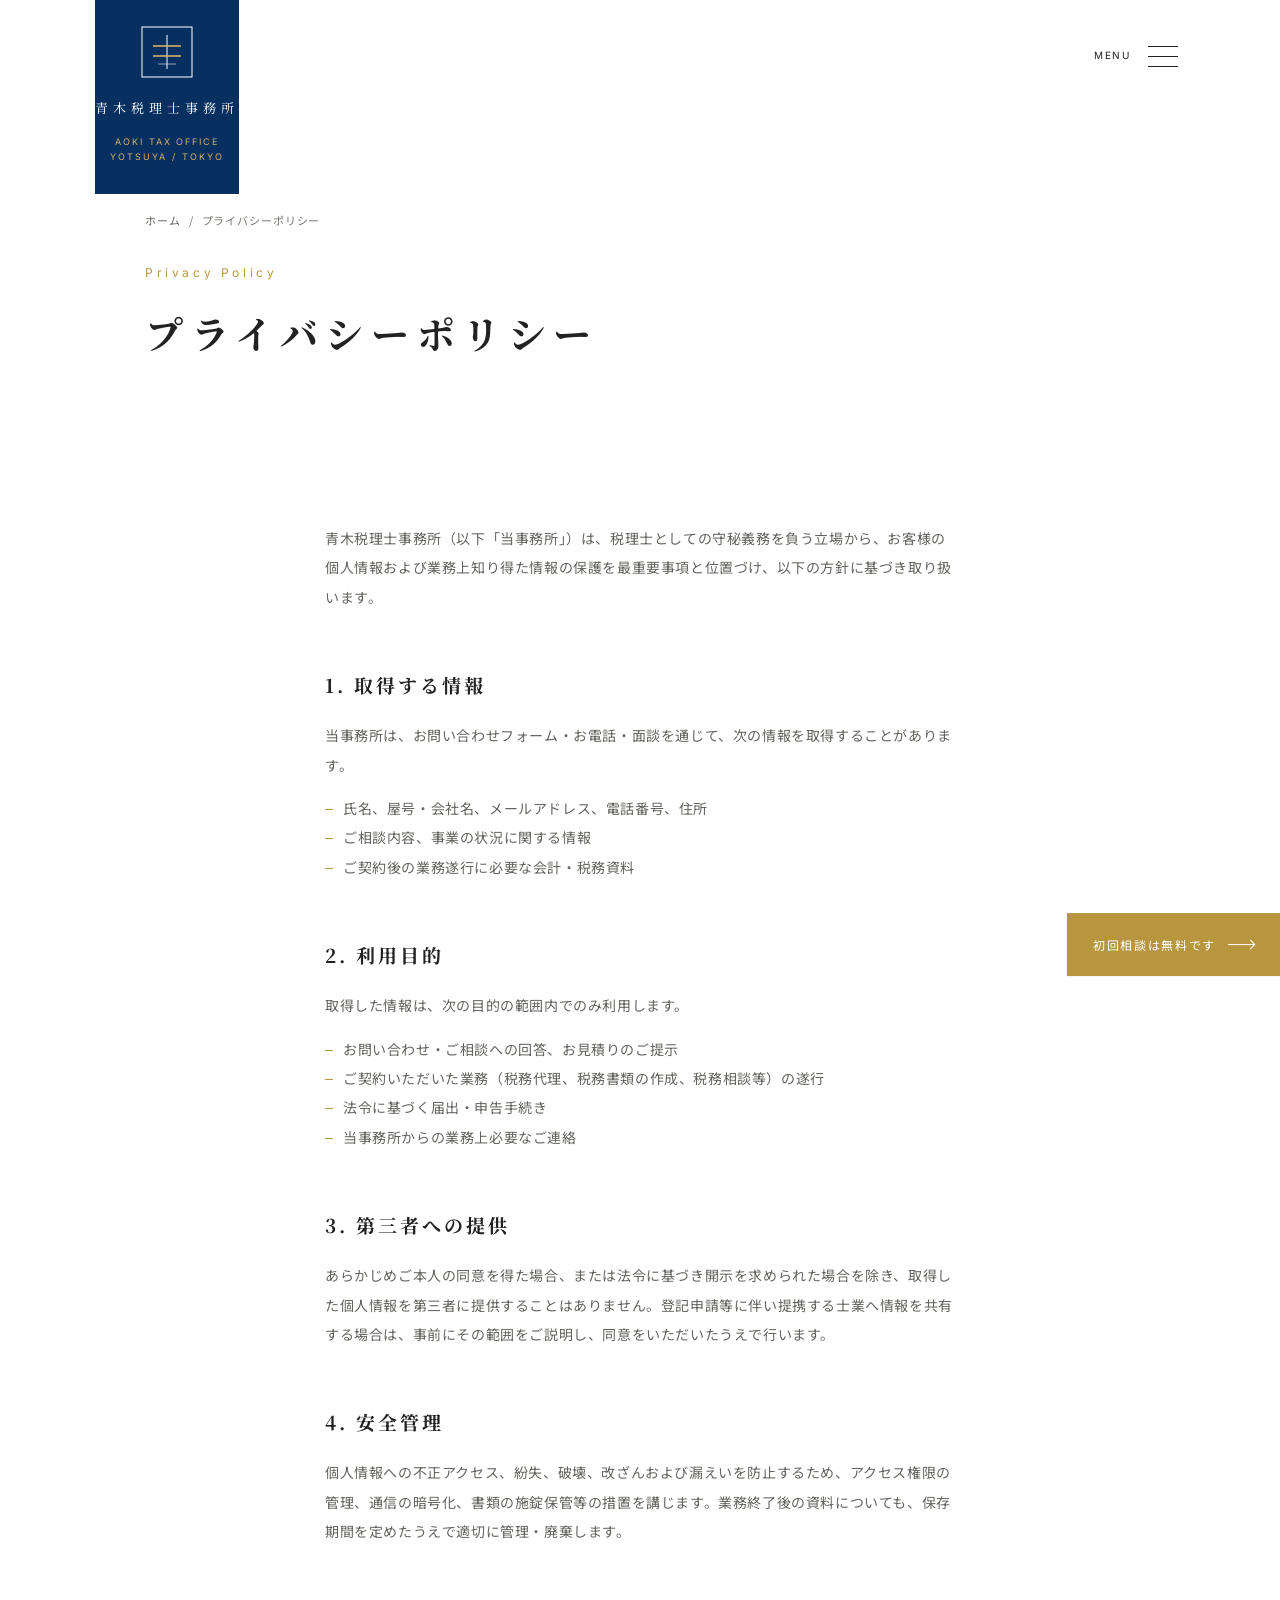
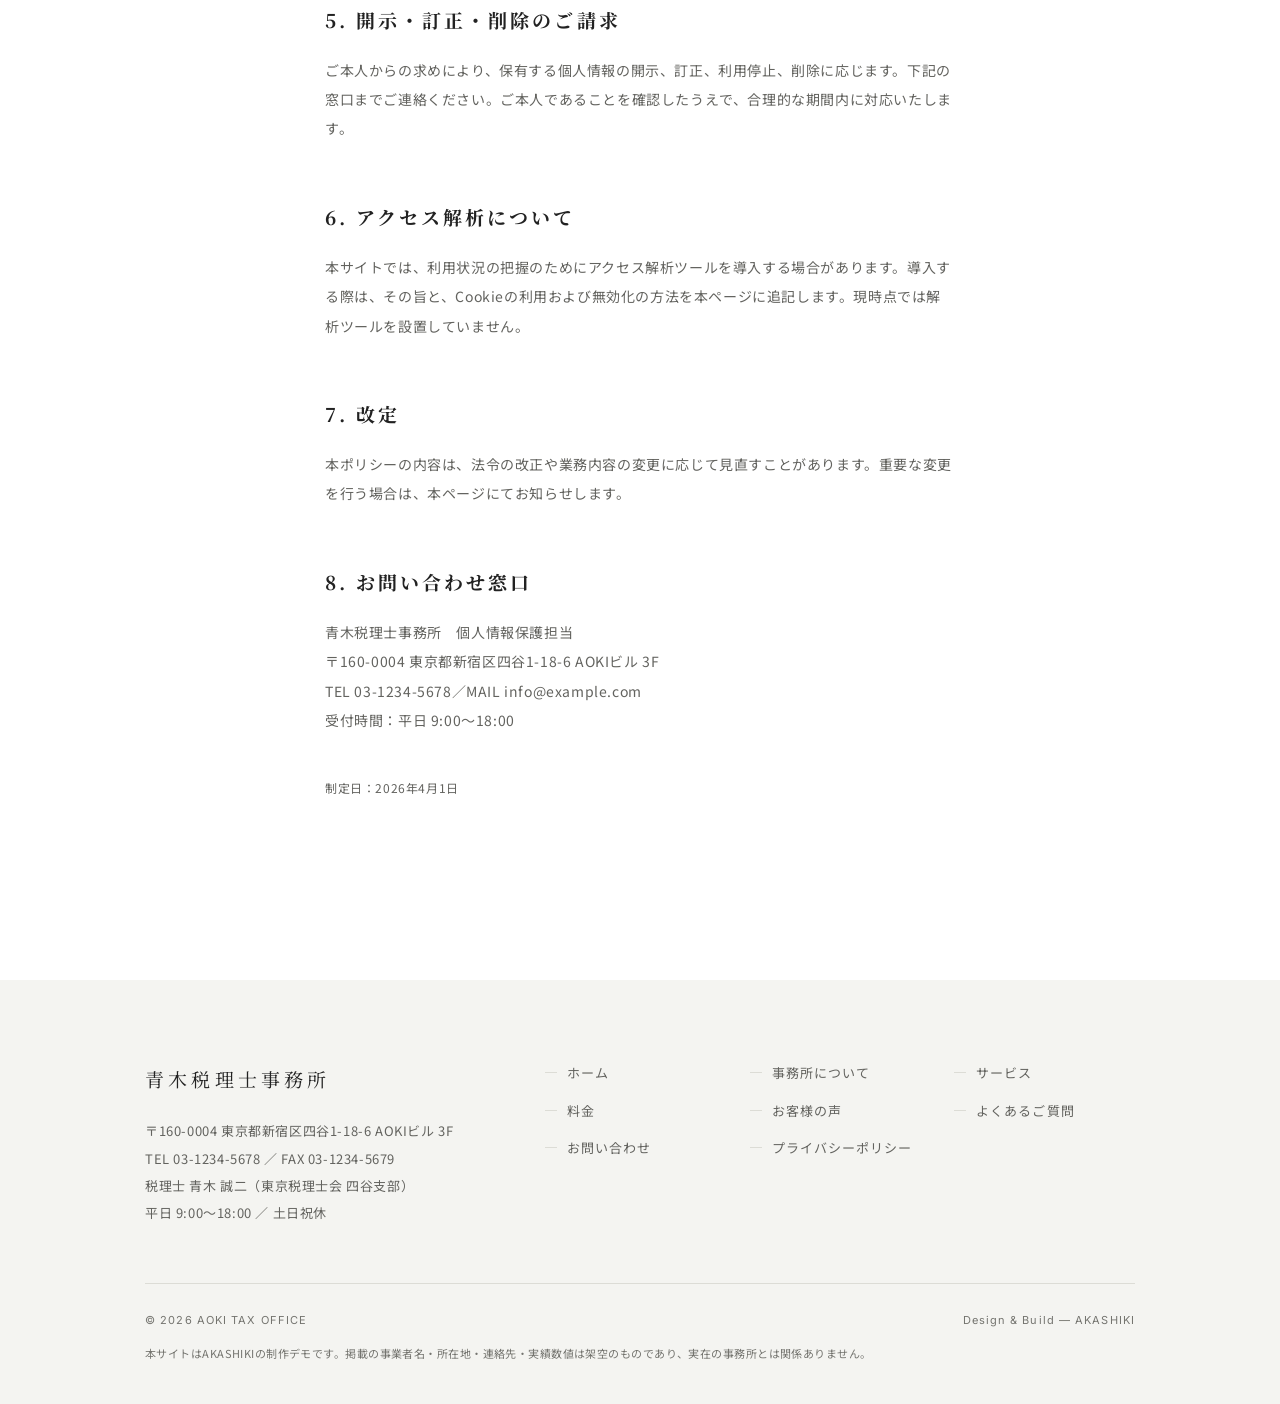
<file: privacy.html>
<!DOCTYPE html>
<html lang="ja">
<head>
<meta charset="UTF-8">
<meta name="viewport" content="width=device-width, initial-scale=1.0, viewport-fit=cover">
<title>プライバシーポリシー｜青木税理士事務所（東京・四谷）</title>
<meta name="description" content="青木税理士事務所における個人情報の取り扱い方針。取得する情報、利用目的、第三者提供、開示請求の手続きについて記載しています。">
<link rel="canonical" href="https://sumiyakastudio.github.io/AokiTax/privacy.html">
<meta property="og:type" content="article">
<meta property="og:site_name" content="青木税理士事務所">
<meta property="og:title" content="プライバシーポリシー｜青木税理士事務所">
<meta property="og:description" content="個人情報の取得・利用目的・第三者提供・開示請求について。">
<meta property="og:url" content="https://sumiyakastudio.github.io/AokiTax/privacy.html">
<meta property="og:image" content="https://sumiyakastudio.github.io/AokiTax/assets/img/og.jpg">
<meta name="twitter:card" content="summary_large_image">
<meta name="theme-color" content="#073061">
<link rel="icon" href="assets/img/favicon.svg" type="image/svg+xml">
<link rel="apple-touch-icon" href="assets/img/apple-touch-icon.png">
<link rel="preconnect" href="https://fonts.googleapis.com">
<link rel="preconnect" href="https://fonts.gstatic.com" crossorigin>
<link href="https://fonts.googleapis.com/css2?family=Inter:wght@300;400;500&family=Noto+Sans+JP:wght@300;400;500&family=Noto+Serif+JP:wght@300;400;500&display=swap" rel="stylesheet">
<link rel="stylesheet" href="assets/css/style.css">
<script src="assets/js/lenis.min.js" defer></script>
<script src="assets/js/main.js" defer></script>
</head>
<body>

<a href="#main" class="skip-link">メインコンテンツへ</a>
<div class="page-fade" aria-hidden="true"></div>

<a href="index.html" class="site-logo" data-site-logo aria-label="青木税理士事務所 トップページ">
  <img src="assets/img/mark.svg" alt="" class="site-logo__mark" width="52" height="52">
  <span class="site-logo__ja">青木税理士事務所</span>
  <span class="site-logo__en">AOKI TAX OFFICE<br>YOTSUYA / TOKYO</span>
</a>

<button class="menu-btn" data-menu-btn aria-expanded="false" aria-controls="globalnav" aria-label="メニューを開く">
  <span class="menu-btn__label">MENU</span>
  <span class="menu-btn__bar"></span>
  <span class="menu-btn__bar"></span>
  <span class="menu-btn__bar"></span>
</button>

<nav class="nav" id="globalnav" data-menu aria-label="グローバルナビゲーション">
  <div class="nav__inner">
    <ul class="nav__list">
      <li><a href="index.html"><span class="nav__num">01</span><span class="nav__ja">ホーム</span><span class="nav__en">Home</span></a></li>
      <li><a href="about.html"><span class="nav__num">02</span><span class="nav__ja">事務所について</span><span class="nav__en">About</span></a></li>
      <li><a href="service.html"><span class="nav__num">03</span><span class="nav__ja">サービス</span><span class="nav__en">Service</span></a></li>
      <li><a href="price.html"><span class="nav__num">04</span><span class="nav__ja">料金</span><span class="nav__en">Price</span></a></li>
      <li><a href="voice.html"><span class="nav__num">05</span><span class="nav__ja">お客様の声</span><span class="nav__en">Voice</span></a></li>
      <li><a href="faq.html"><span class="nav__num">06</span><span class="nav__ja">よくあるご質問</span><span class="nav__en">FAQ</span></a></li>
      <li><a href="contact.html"><span class="nav__num">07</span><span class="nav__ja">お問い合わせ</span><span class="nav__en">Contact</span></a></li>
    </ul>
    <div class="nav__side">
      <dl>
        <dt>OFFICE</dt>
        <dd>〒160-0004<br>東京都新宿区四谷1-18-6 AOKIビル 3F</dd>
        <dt>TEL</dt>
        <dd>03-1234-5678</dd>
        <dt>HOURS</dt>
        <dd>平日 9:00〜18:00<br>土日祝休（事前予約で土曜対応可）</dd>
      </dl>
    </div>
  </div>
</nav>

<a href="contact.html" class="fixed-cta" data-fixed-cta>初回相談は無料です<span class="arw" aria-hidden="true"></span></a>

<main id="main">

  <section class="phero">
    <div class="phero__inner">
      <nav class="crumbs" aria-label="パンくずリスト"><a href="index.html">ホーム</a><span>/</span>プライバシーポリシー</nav>
      <p class="phero__en">Privacy Policy</p>
      <h1 class="phero__h">プライバシーポリシー</h1>
    </div>
  </section>

  <section class="sec">
    <div class="policy reveal">
      <p>青木税理士事務所（以下「当事務所」）は、税理士としての守秘義務を負う立場から、お客様の個人情報および業務上知り得た情報の保護を最重要事項と位置づけ、以下の方針に基づき取り扱います。</p>

      <h2>1. 取得する情報</h2>
      <p>当事務所は、お問い合わせフォーム・お電話・面談を通じて、次の情報を取得することがあります。</p>
      <ul>
        <li>氏名、屋号・会社名、メールアドレス、電話番号、住所</li>
        <li>ご相談内容、事業の状況に関する情報</li>
        <li>ご契約後の業務遂行に必要な会計・税務資料</li>
      </ul>

      <h2>2. 利用目的</h2>
      <p>取得した情報は、次の目的の範囲内でのみ利用します。</p>
      <ul>
        <li>お問い合わせ・ご相談への回答、お見積りのご提示</li>
        <li>ご契約いただいた業務（税務代理、税務書類の作成、税務相談等）の遂行</li>
        <li>法令に基づく届出・申告手続き</li>
        <li>当事務所からの業務上必要なご連絡</li>
      </ul>

      <h2>3. 第三者への提供</h2>
      <p>あらかじめご本人の同意を得た場合、または法令に基づき開示を求められた場合を除き、取得した個人情報を第三者に提供することはありません。登記申請等に伴い提携する士業へ情報を共有する場合は、事前にその範囲をご説明し、同意をいただいたうえで行います。</p>

      <h2>4. 安全管理</h2>
      <p>個人情報への不正アクセス、紛失、破壊、改ざんおよび漏えいを防止するため、アクセス権限の管理、通信の暗号化、書類の施錠保管等の措置を講じます。業務終了後の資料についても、保存期間を定めたうえで適切に管理・廃棄します。</p>

      <h2>5. 開示・訂正・削除のご請求</h2>
      <p>ご本人からの求めにより、保有する個人情報の開示、訂正、利用停止、削除に応じます。下記の窓口までご連絡ください。ご本人であることを確認したうえで、合理的な期間内に対応いたします。</p>

      <h2>6. アクセス解析について</h2>
      <p>本サイトでは、利用状況の把握のためにアクセス解析ツールを導入する場合があります。導入する際は、その旨と、Cookieの利用および無効化の方法を本ページに追記します。現時点では解析ツールを設置していません。</p>

      <h2>7. 改定</h2>
      <p>本ポリシーの内容は、法令の改正や業務内容の変更に応じて見直すことがあります。重要な変更を行う場合は、本ページにてお知らせします。</p>

      <h2>8. お問い合わせ窓口</h2>
      <p>
        青木税理士事務所　個人情報保護担当<br>
        〒160-0004 東京都新宿区四谷1-18-6 AOKIビル 3F<br>
        TEL 03-1234-5678／MAIL info@example.com<br>
        受付時間：平日 9:00〜18:00
      </p>

      <p style="margin-top:40px;font-size:12px;">制定日：2026年4月1日</p>
    </div>
  </section>

</main>

<footer class="footer">
  <div class="footer__inner">
    <div class="footer__top">
      <div>
        <p class="footer__name">青木税理士事務所</p>
        <div class="footer__info">
          <p>〒160-0004 東京都新宿区四谷1-18-6 AOKIビル 3F</p>
          <p>TEL 03-1234-5678 ／ FAX 03-1234-5679</p>
          <p>税理士 青木 誠二（東京税理士会 四谷支部）</p>
          <p>平日 9:00〜18:00 ／ 土日祝休</p>
        </div>
      </div>
      <nav class="footer__nav" aria-label="フッターナビゲーション">
        <a href="index.html">ホーム</a>
        <a href="about.html">事務所について</a>
        <a href="service.html">サービス</a>
        <a href="price.html">料金</a>
        <a href="voice.html">お客様の声</a>
        <a href="faq.html">よくあるご質問</a>
        <a href="contact.html">お問い合わせ</a>
        <a href="privacy.html">プライバシーポリシー</a>
      </nav>
    </div>
    <div class="footer__bottom">
      <p class="footer__copy">&copy; 2026 AOKI TAX OFFICE</p>
      <p class="footer__credit">Design &amp; Build — AKASHIKI</p>
    </div>
    <p class="footer__note">本サイトはAKASHIKIの制作デモです。掲載の事業者名・所在地・連絡先・実績数値は架空のものであり、実在の事務所とは関係ありません。</p>
  </div>
</footer>

</body>
</html>
</file>
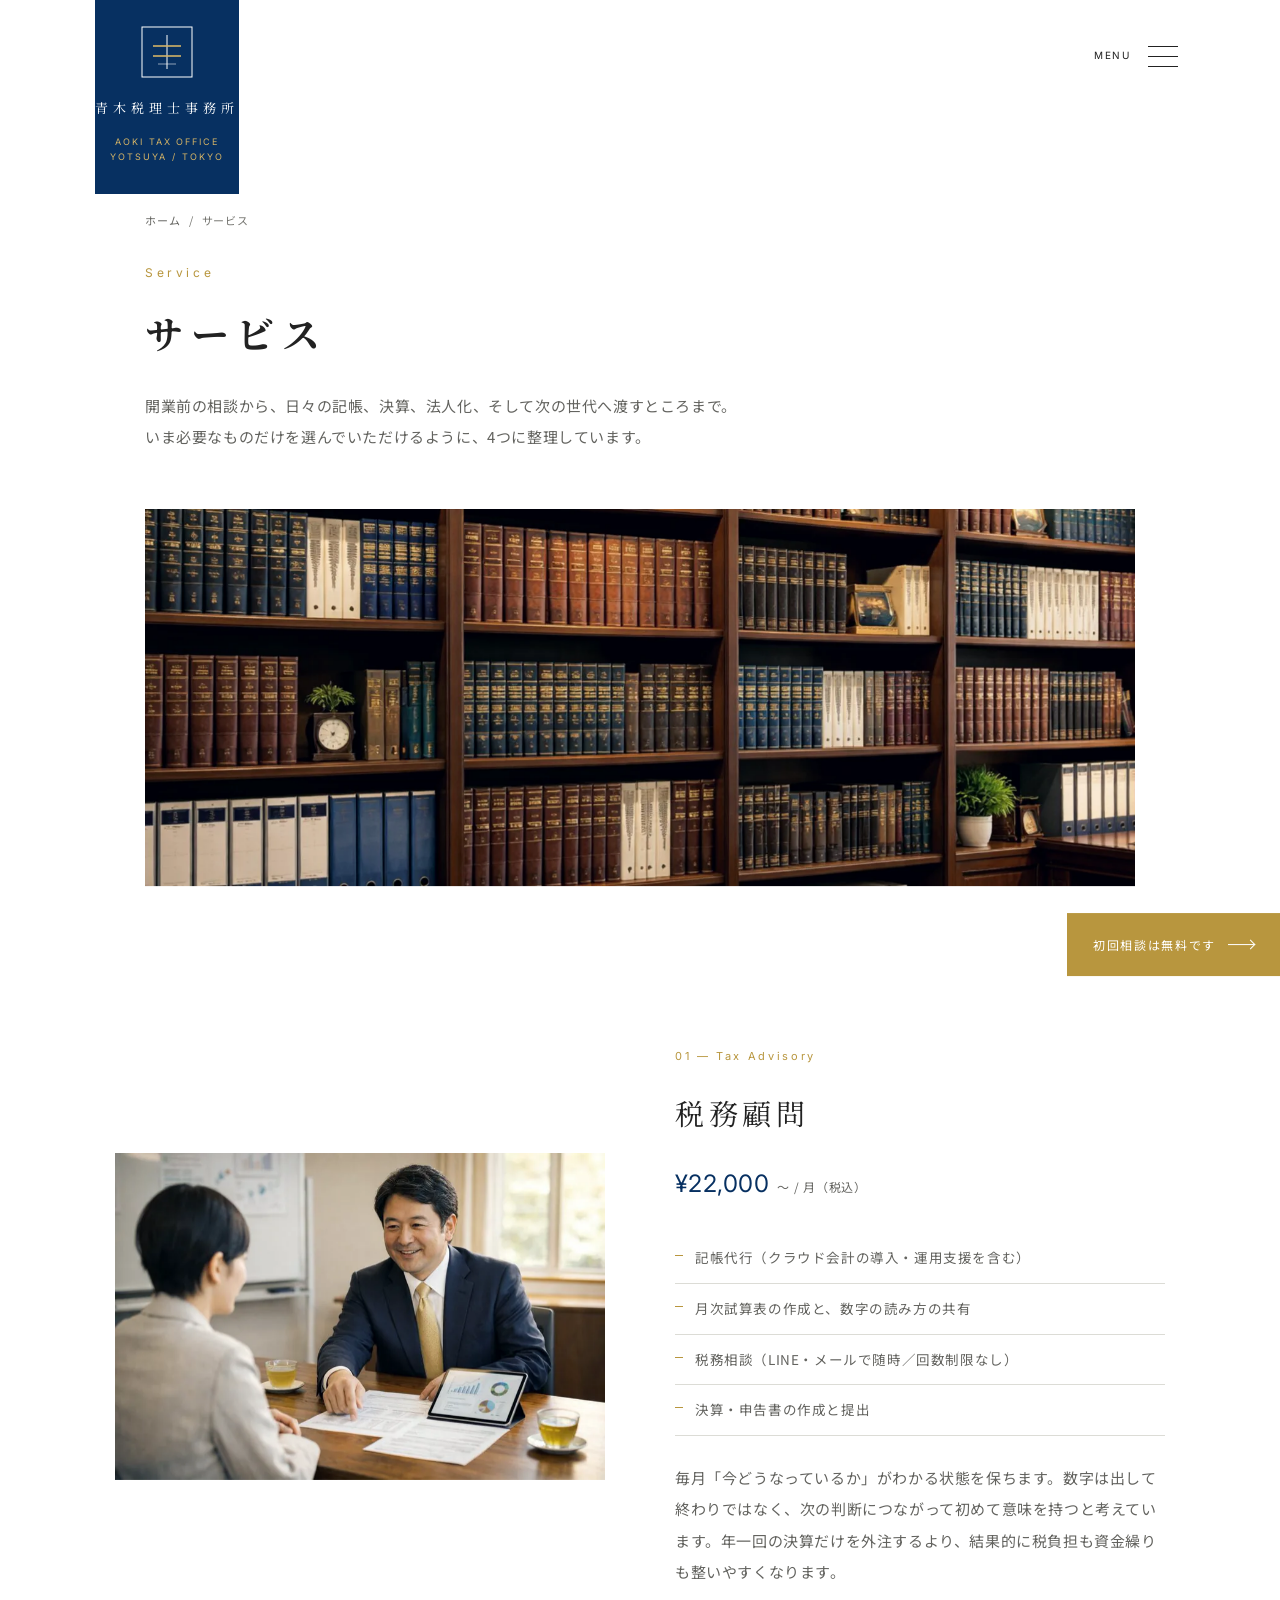
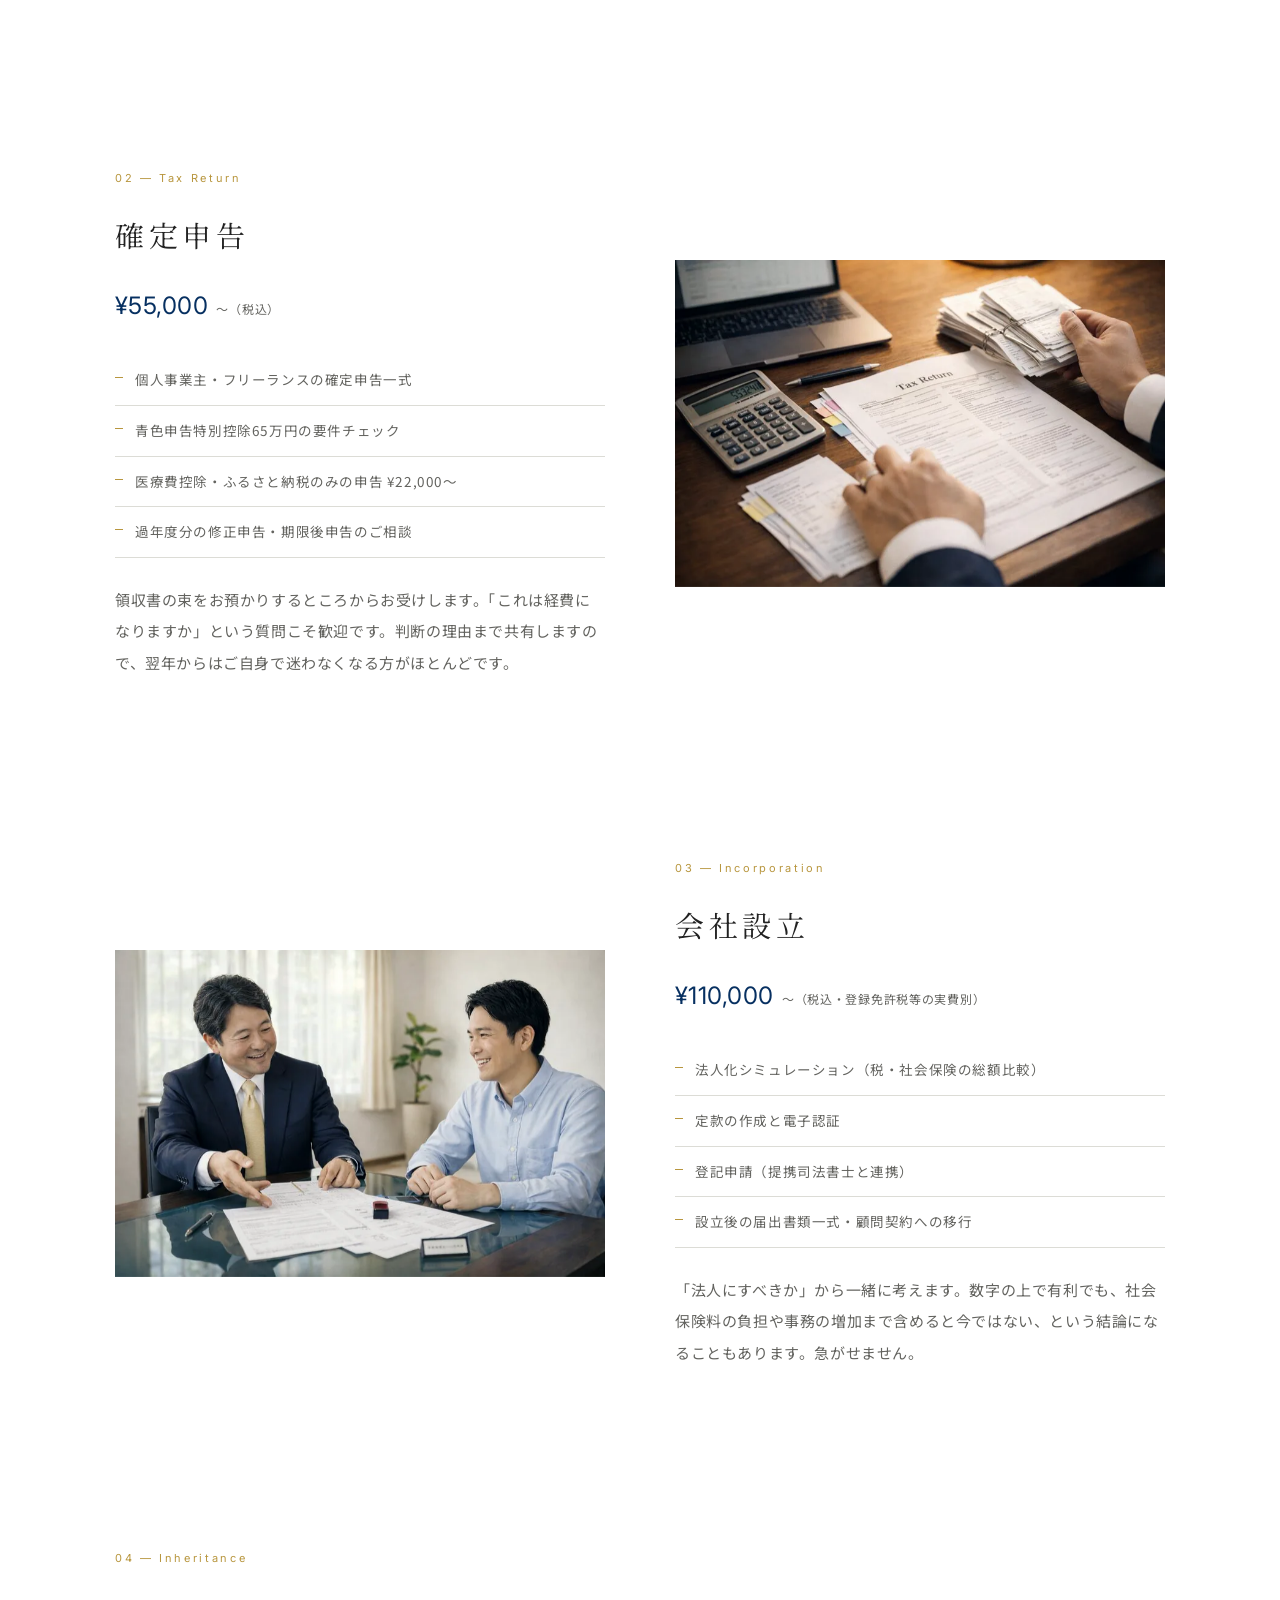
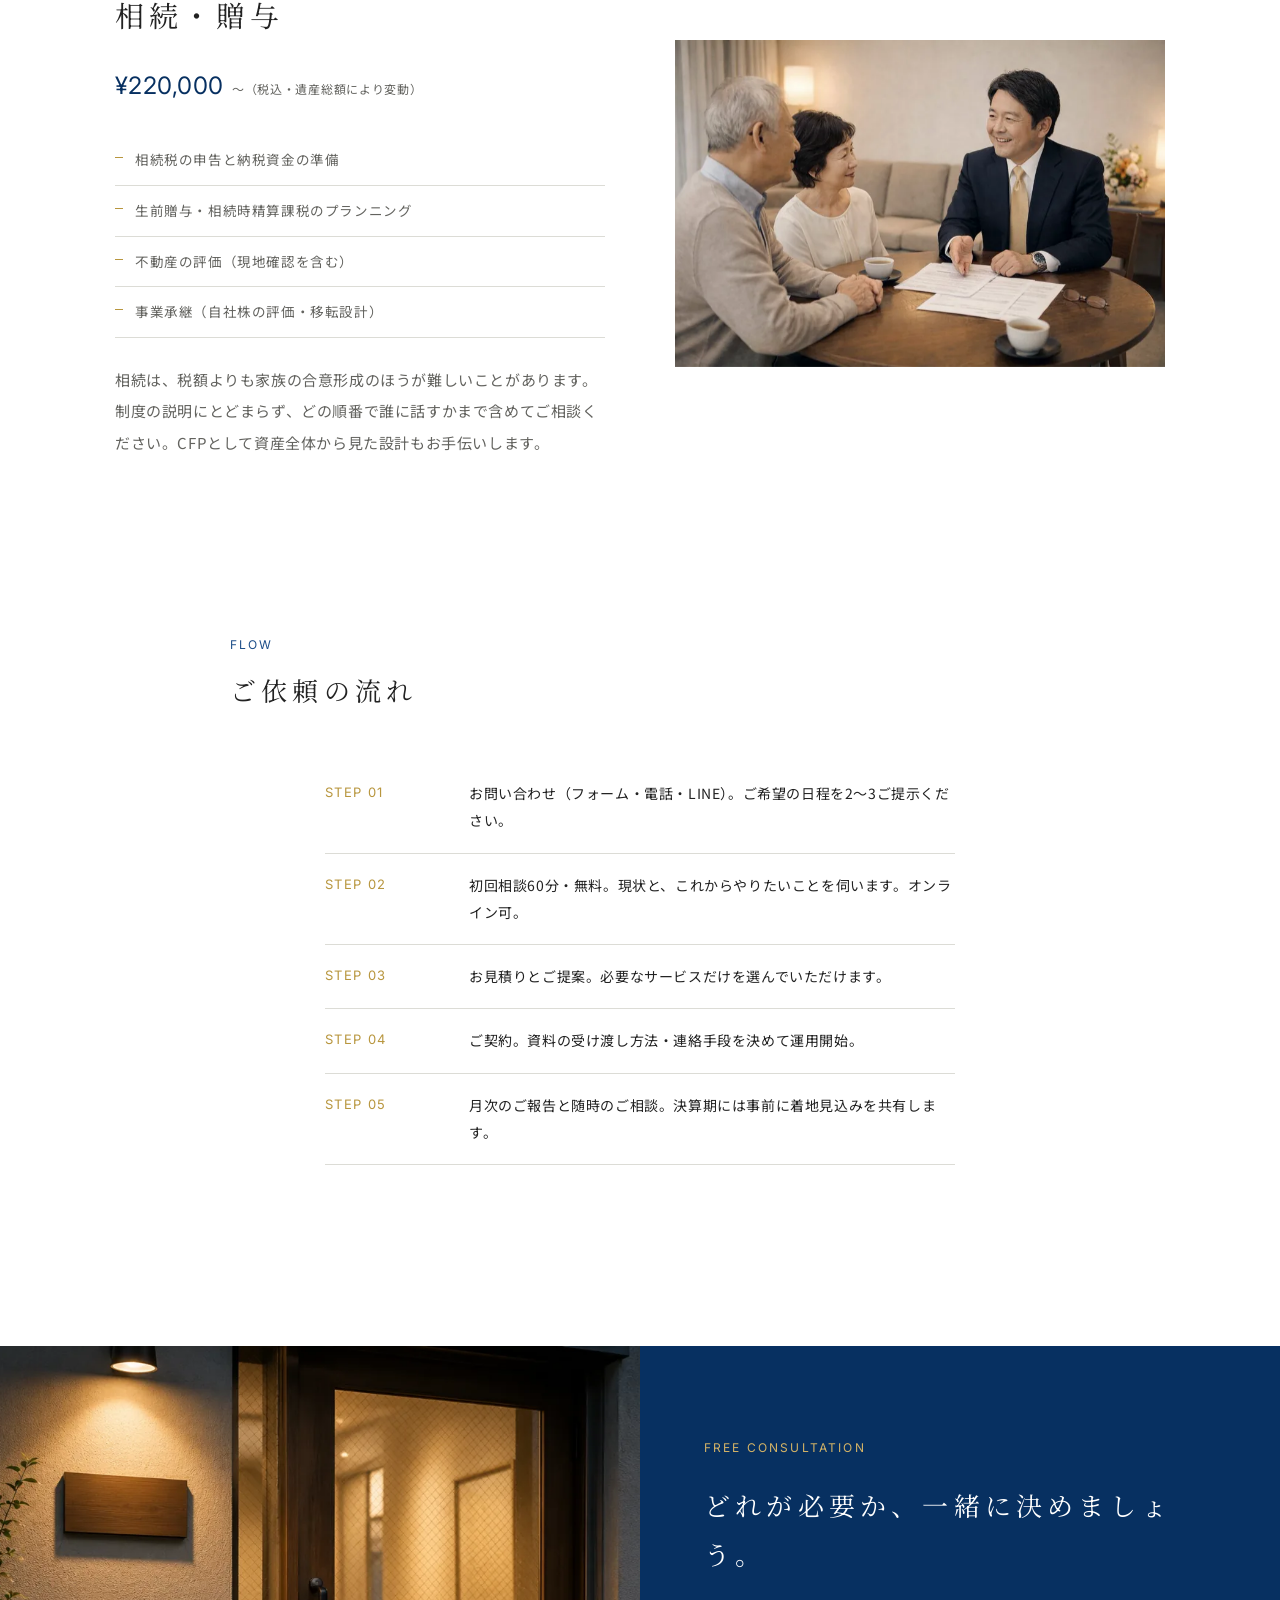
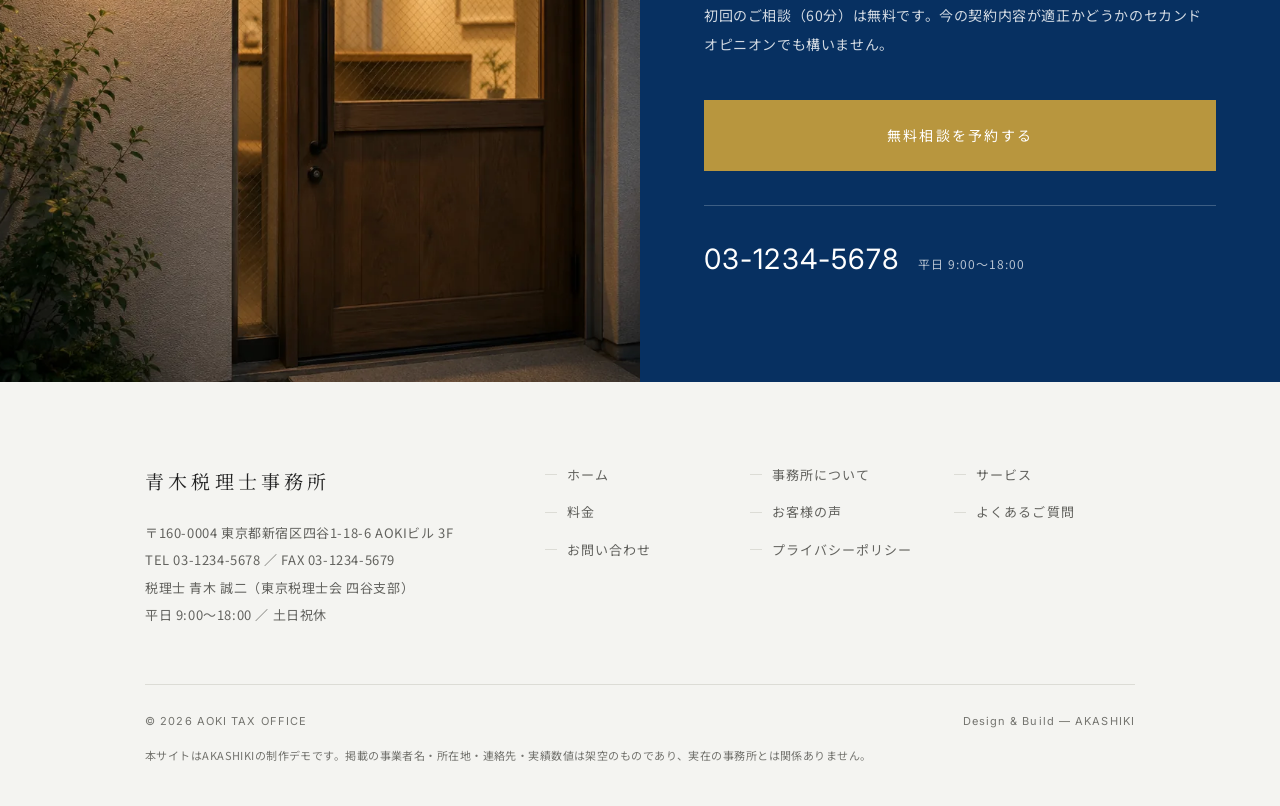
<file: service.html>
<!DOCTYPE html>
<html lang="ja">
<head>
<meta charset="UTF-8">
<meta name="viewport" content="width=device-width, initial-scale=1.0, viewport-fit=cover">
<title>サービス｜青木税理士事務所（東京・四谷）</title>
<meta name="description" content="税務顧問・確定申告・会社設立・相続贈与の4サービス。個人事業主とフリーランス、中小企業の事業フェーズに合わせて、必要なものだけをご提案します。">
<link rel="canonical" href="https://sumiyakastudio.github.io/AokiTax/service.html">
<meta property="og:type" content="article">
<meta property="og:site_name" content="青木税理士事務所">
<meta property="og:title" content="サービス｜青木税理士事務所">
<meta property="og:description" content="税務顧問・確定申告・会社設立・相続贈与。事業フェーズに合わせて必要なものだけを。">
<meta property="og:url" content="https://sumiyakastudio.github.io/AokiTax/service.html">
<meta property="og:image" content="https://sumiyakastudio.github.io/AokiTax/assets/img/og.jpg">
<meta name="twitter:card" content="summary_large_image">
<meta name="theme-color" content="#073061">
<link rel="icon" href="assets/img/favicon.svg" type="image/svg+xml">
<link rel="apple-touch-icon" href="assets/img/apple-touch-icon.png">
<link rel="preconnect" href="https://fonts.googleapis.com">
<link rel="preconnect" href="https://fonts.gstatic.com" crossorigin>
<link href="https://fonts.googleapis.com/css2?family=Inter:wght@300;400;500&family=Noto+Sans+JP:wght@300;400;500&family=Noto+Serif+JP:wght@300;400;500&display=swap" rel="stylesheet">
<link rel="stylesheet" href="assets/css/style.css">
<script src="assets/js/lenis.min.js" defer></script>
<script src="assets/js/main.js" defer></script>
<script type="application/ld+json">
{"@context":"https://schema.org","@type":"BreadcrumbList","itemListElement":[
{"@type":"ListItem","position":1,"name":"ホーム","item":"https://sumiyakastudio.github.io/AokiTax/"},
{"@type":"ListItem","position":2,"name":"サービス","item":"https://sumiyakastudio.github.io/AokiTax/service.html"}]}
</script>
</head>
<body>

<a href="#main" class="skip-link">メインコンテンツへ</a>
<div class="page-fade" aria-hidden="true"></div>

<a href="index.html" class="site-logo" data-site-logo aria-label="青木税理士事務所 トップページ">
  <img src="assets/img/mark.svg" alt="" class="site-logo__mark" width="52" height="52">
  <span class="site-logo__ja">青木税理士事務所</span>
  <span class="site-logo__en">AOKI TAX OFFICE<br>YOTSUYA / TOKYO</span>
</a>

<button class="menu-btn" data-menu-btn aria-expanded="false" aria-controls="globalnav" aria-label="メニューを開く">
  <span class="menu-btn__label">MENU</span>
  <span class="menu-btn__bar"></span>
  <span class="menu-btn__bar"></span>
  <span class="menu-btn__bar"></span>
</button>

<nav class="nav" id="globalnav" data-menu aria-label="グローバルナビゲーション">
  <div class="nav__inner">
    <ul class="nav__list">
      <li><a href="index.html"><span class="nav__num">01</span><span class="nav__ja">ホーム</span><span class="nav__en">Home</span></a></li>
      <li><a href="about.html"><span class="nav__num">02</span><span class="nav__ja">事務所について</span><span class="nav__en">About</span></a></li>
      <li><a href="service.html" aria-current="page"><span class="nav__num">03</span><span class="nav__ja">サービス</span><span class="nav__en">Service</span></a></li>
      <li><a href="price.html"><span class="nav__num">04</span><span class="nav__ja">料金</span><span class="nav__en">Price</span></a></li>
      <li><a href="voice.html"><span class="nav__num">05</span><span class="nav__ja">お客様の声</span><span class="nav__en">Voice</span></a></li>
      <li><a href="faq.html"><span class="nav__num">06</span><span class="nav__ja">よくあるご質問</span><span class="nav__en">FAQ</span></a></li>
      <li><a href="contact.html"><span class="nav__num">07</span><span class="nav__ja">お問い合わせ</span><span class="nav__en">Contact</span></a></li>
    </ul>
    <div class="nav__side">
      <dl>
        <dt>OFFICE</dt>
        <dd>〒160-0004<br>東京都新宿区四谷1-18-6 AOKIビル 3F</dd>
        <dt>TEL</dt>
        <dd>03-1234-5678</dd>
        <dt>HOURS</dt>
        <dd>平日 9:00〜18:00<br>土日祝休（事前予約で土曜対応可）</dd>
      </dl>
    </div>
  </div>
</nav>

<a href="contact.html" class="fixed-cta" data-fixed-cta>初回相談は無料です<span class="arw" aria-hidden="true"></span></a>

<main id="main">

  <section class="phero">
    <div class="phero__inner">
      <nav class="crumbs" aria-label="パンくずリスト"><a href="index.html">ホーム</a><span>/</span>サービス</nav>
      <p class="phero__en">Service</p>
      <h1 class="phero__h">サービス</h1>
      <p class="phero__lead lede">開業前の相談から、日々の記帳、決算、法人化、そして次の世代へ渡すところまで。<br>いま必要なものだけを選んでいただけるように、4つに整理しています。</p>
      <div class="phero__photo reveal">
        <img src="assets/img/phero-service.webp" alt="資料と電卓の置かれた打ち合わせテーブル" width="1600" height="610" loading="eager" decoding="async">
      </div>
    </div>
  </section>

  <!-- 01 税務顧問 -->
  <section class="svc" aria-labelledby="svc1">
    <div class="svc__grid">
      <div class="svc__photo reveal">
        <img src="assets/img/svc-advisory.webp" alt="月次の数字を画面で確認しながら説明する様子" width="1200" height="800" loading="lazy" decoding="async">
      </div>
      <div class="reveal">
        <p class="svc__num">01 — Tax Advisory</p>
        <h2 class="h-ja h-ja--lg svc__h" id="svc1">税務顧問</h2>
        <p class="svc__price">¥22,000<small>〜 / 月（税込）</small></p>
        <ul class="svc__list">
          <li>記帳代行（クラウド会計の導入・運用支援を含む）</li>
          <li>月次試算表の作成と、数字の読み方の共有</li>
          <li>税務相談（LINE・メールで随時／回数制限なし）</li>
          <li>決算・申告書の作成と提出</li>
        </ul>
        <p class="lede lede--muted">毎月「今どうなっているか」がわかる状態を保ちます。数字は出して終わりではなく、次の判断につながって初めて意味を持つと考えています。年一回の決算だけを外注するより、結果的に税負担も資金繰りも整いやすくなります。</p>
      </div>
    </div>
  </section>

  <!-- 02 確定申告 -->
  <section class="svc svc--rev" aria-labelledby="svc2">
    <div class="svc__grid">
      <div class="svc__photo reveal">
        <img src="assets/img/svc-return.webp" alt="領収書と申告書類を整理する手元" width="1200" height="800" loading="lazy" decoding="async">
      </div>
      <div class="reveal">
        <p class="svc__num">02 — Tax Return</p>
        <h2 class="h-ja h-ja--lg svc__h" id="svc2">確定申告</h2>
        <p class="svc__price">¥55,000<small>〜（税込）</small></p>
        <ul class="svc__list">
          <li>個人事業主・フリーランスの確定申告一式</li>
          <li>青色申告特別控除65万円の要件チェック</li>
          <li>医療費控除・ふるさと納税のみの申告 ¥22,000〜</li>
          <li>過年度分の修正申告・期限後申告のご相談</li>
        </ul>
        <p class="lede lede--muted">領収書の束をお預かりするところからお受けします。「これは経費になりますか」という質問こそ歓迎です。判断の理由まで共有しますので、翌年からはご自身で迷わなくなる方がほとんどです。</p>
      </div>
    </div>
  </section>

  <!-- 03 会社設立 -->
  <section class="svc" aria-labelledby="svc3">
    <div class="svc__grid">
      <div class="svc__photo reveal">
        <img src="assets/img/svc-incorp.webp" alt="明るい会議室で法人化について相談する場面" width="1200" height="800" loading="lazy" decoding="async">
      </div>
      <div class="reveal">
        <p class="svc__num">03 — Incorporation</p>
        <h2 class="h-ja h-ja--lg svc__h" id="svc3">会社設立</h2>
        <p class="svc__price">¥110,000<small>〜（税込・登録免許税等の実費別）</small></p>
        <ul class="svc__list">
          <li>法人化シミュレーション（税・社会保険の総額比較）</li>
          <li>定款の作成と電子認証</li>
          <li>登記申請（提携司法書士と連携）</li>
          <li>設立後の届出書類一式・顧問契約への移行</li>
        </ul>
        <p class="lede lede--muted">「法人にすべきか」から一緒に考えます。数字の上で有利でも、社会保険料の負担や事務の増加まで含めると今ではない、という結論になることもあります。急がせません。</p>
      </div>
    </div>
  </section>

  <!-- 04 相続・贈与 -->
  <section class="svc svc--rev" aria-labelledby="svc4">
    <div class="svc__grid">
      <div class="svc__photo reveal">
        <img src="assets/img/svc-inherit.webp" alt="家族で資産について話し合う穏やかな場面" width="1200" height="800" loading="lazy" decoding="async">
      </div>
      <div class="reveal">
        <p class="svc__num">04 — Inheritance</p>
        <h2 class="h-ja h-ja--lg svc__h" id="svc4">相続・贈与</h2>
        <p class="svc__price">¥220,000<small>〜（税込・遺産総額により変動）</small></p>
        <ul class="svc__list">
          <li>相続税の申告と納税資金の準備</li>
          <li>生前贈与・相続時精算課税のプランニング</li>
          <li>不動産の評価（現地確認を含む）</li>
          <li>事業承継（自社株の評価・移転設計）</li>
        </ul>
        <p class="lede lede--muted">相続は、税額よりも家族の合意形成のほうが難しいことがあります。制度の説明にとどまらず、どの順番で誰に話すかまで含めてご相談ください。CFPとして資産全体から見た設計もお手伝いします。</p>
      </div>
    </div>
  </section>

  <!-- 流れ -->
  <section class="sec">
    <div class="sec__head reveal">
      <p class="kicker" style="margin-bottom:14px;">Flow</p>
      <h2 class="h-ja">ご依頼の流れ</h2>
    </div>
    <div class="sec__body reveal">
      <ul class="history">
        <li><span class="y">STEP 01</span><span>お問い合わせ（フォーム・電話・LINE）。ご希望の日程を2〜3ご提示ください。</span></li>
        <li><span class="y">STEP 02</span><span>初回相談60分・無料。現状と、これからやりたいことを伺います。オンライン可。</span></li>
        <li><span class="y">STEP 03</span><span>お見積りとご提案。必要なサービスだけを選んでいただけます。</span></li>
        <li><span class="y">STEP 04</span><span>ご契約。資料の受け渡し方法・連絡手段を決めて運用開始。</span></li>
        <li><span class="y">STEP 05</span><span>月次のご報告と随時のご相談。決算期には事前に着地見込みを共有します。</span></li>
      </ul>
    </div>
  </section>

  <section class="cta" aria-labelledby="cta-h">
    <div class="cta__grid">
      <div class="cta__photo">
        <img src="assets/img/cta.webp" alt="事務所の入口。木の看板と落ち着いた照明" width="1300" height="867" loading="lazy" decoding="async">
      </div>
      <div class="cta__body reveal">
        <p class="kicker kicker--light">Free Consultation</p>
        <h2 class="h-ja h-ja--light cta__h" id="cta-h">どれが必要か、一緒に決めましょう。</h2>
        <p class="cta__text">初回のご相談（60分）は無料です。今の契約内容が適正かどうかのセカンドオピニオンでも構いません。</p>
        <a href="contact.html" class="btn-gold btn-gold--onnavy">無料相談を予約する</a>
        <div class="cta__tel">
          <a href="tel:0312345678" class="cta__tel-num">03-1234-5678</a>
          <span class="cta__tel-label">平日 9:00〜18:00</span>
        </div>
      </div>
    </div>
  </section>

</main>

<footer class="footer">
  <div class="footer__inner">
    <div class="footer__top">
      <div>
        <p class="footer__name">青木税理士事務所</p>
        <div class="footer__info">
          <p>〒160-0004 東京都新宿区四谷1-18-6 AOKIビル 3F</p>
          <p>TEL 03-1234-5678 ／ FAX 03-1234-5679</p>
          <p>税理士 青木 誠二（東京税理士会 四谷支部）</p>
          <p>平日 9:00〜18:00 ／ 土日祝休</p>
        </div>
      </div>
      <nav class="footer__nav" aria-label="フッターナビゲーション">
        <a href="index.html">ホーム</a>
        <a href="about.html">事務所について</a>
        <a href="service.html">サービス</a>
        <a href="price.html">料金</a>
        <a href="voice.html">お客様の声</a>
        <a href="faq.html">よくあるご質問</a>
        <a href="contact.html">お問い合わせ</a>
        <a href="privacy.html">プライバシーポリシー</a>
      </nav>
    </div>
    <div class="footer__bottom">
      <p class="footer__copy">&copy; 2026 AOKI TAX OFFICE</p>
      <p class="footer__credit">Design &amp; Build — AKASHIKI</p>
    </div>
    <p class="footer__note">本サイトはAKASHIKIの制作デモです。掲載の事業者名・所在地・連絡先・実績数値は架空のものであり、実在の事務所とは関係ありません。</p>
  </div>
</footer>

</body>
</html>
</file>
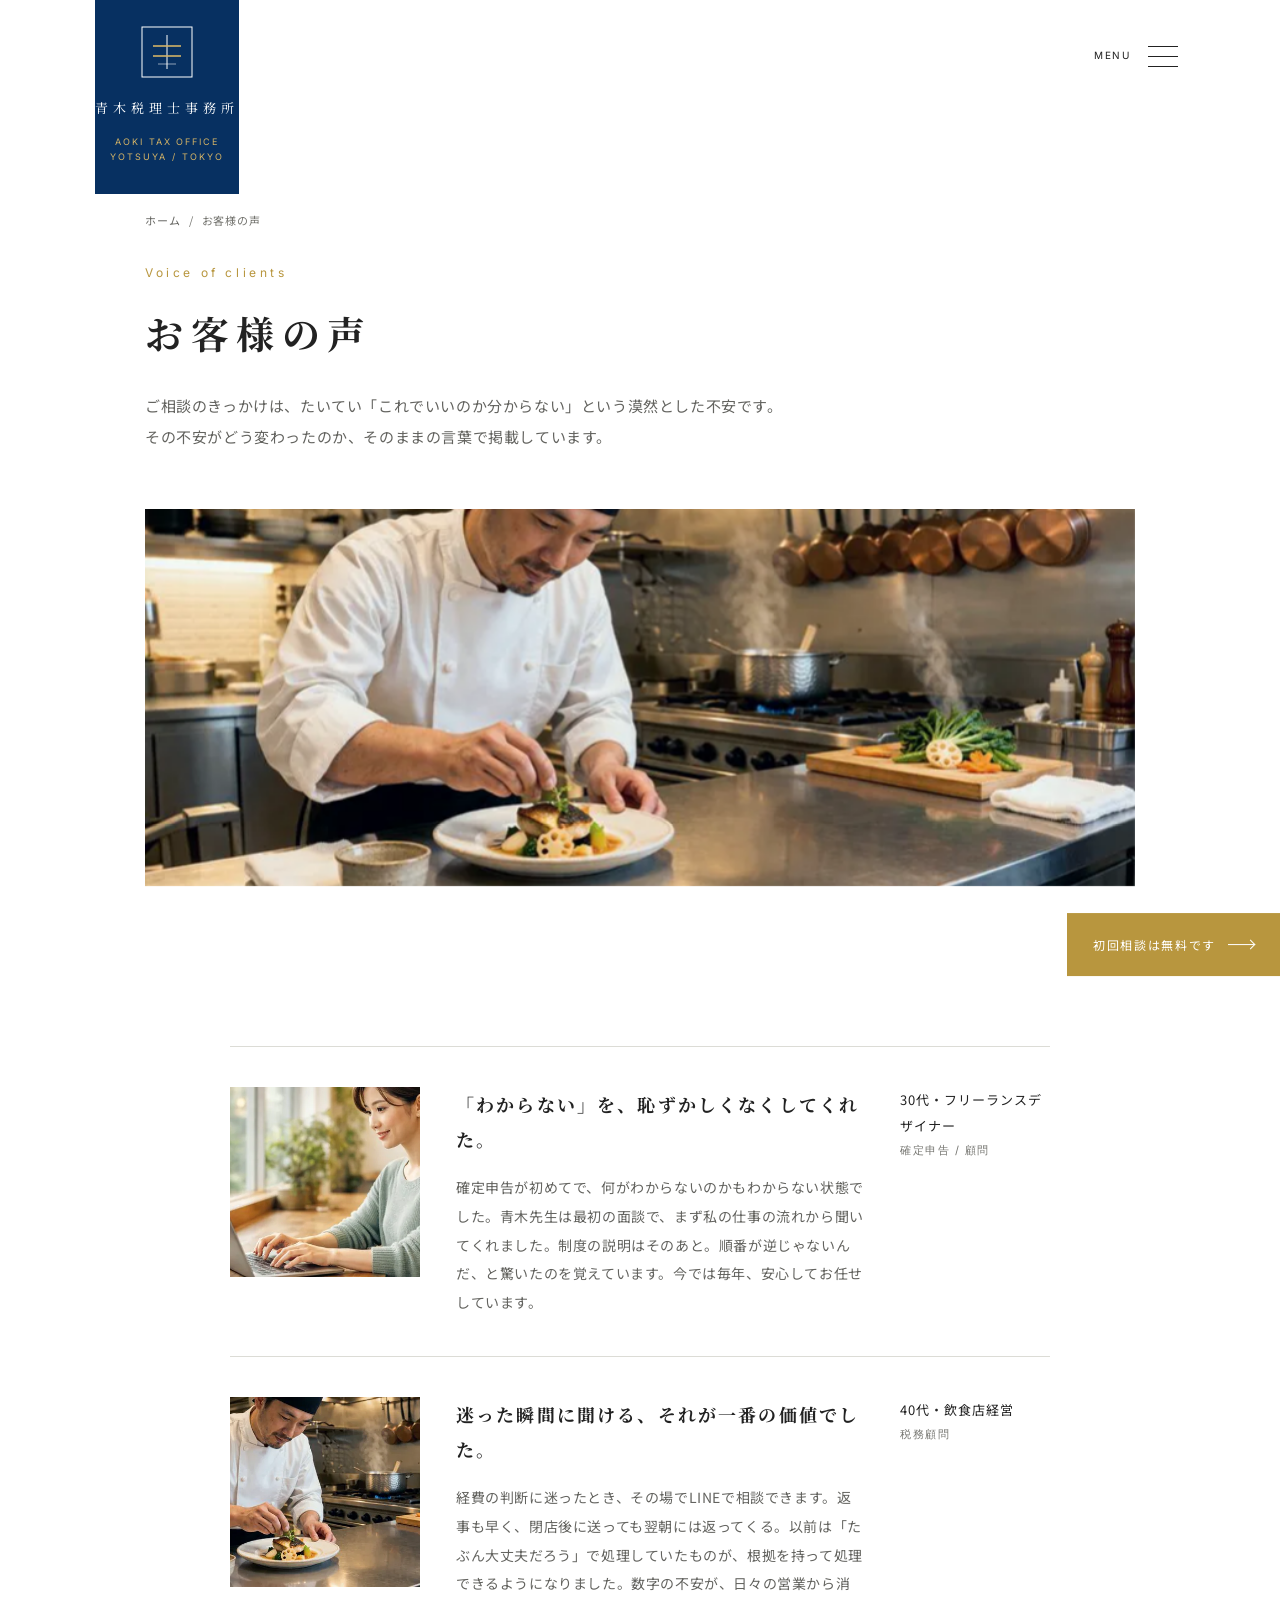
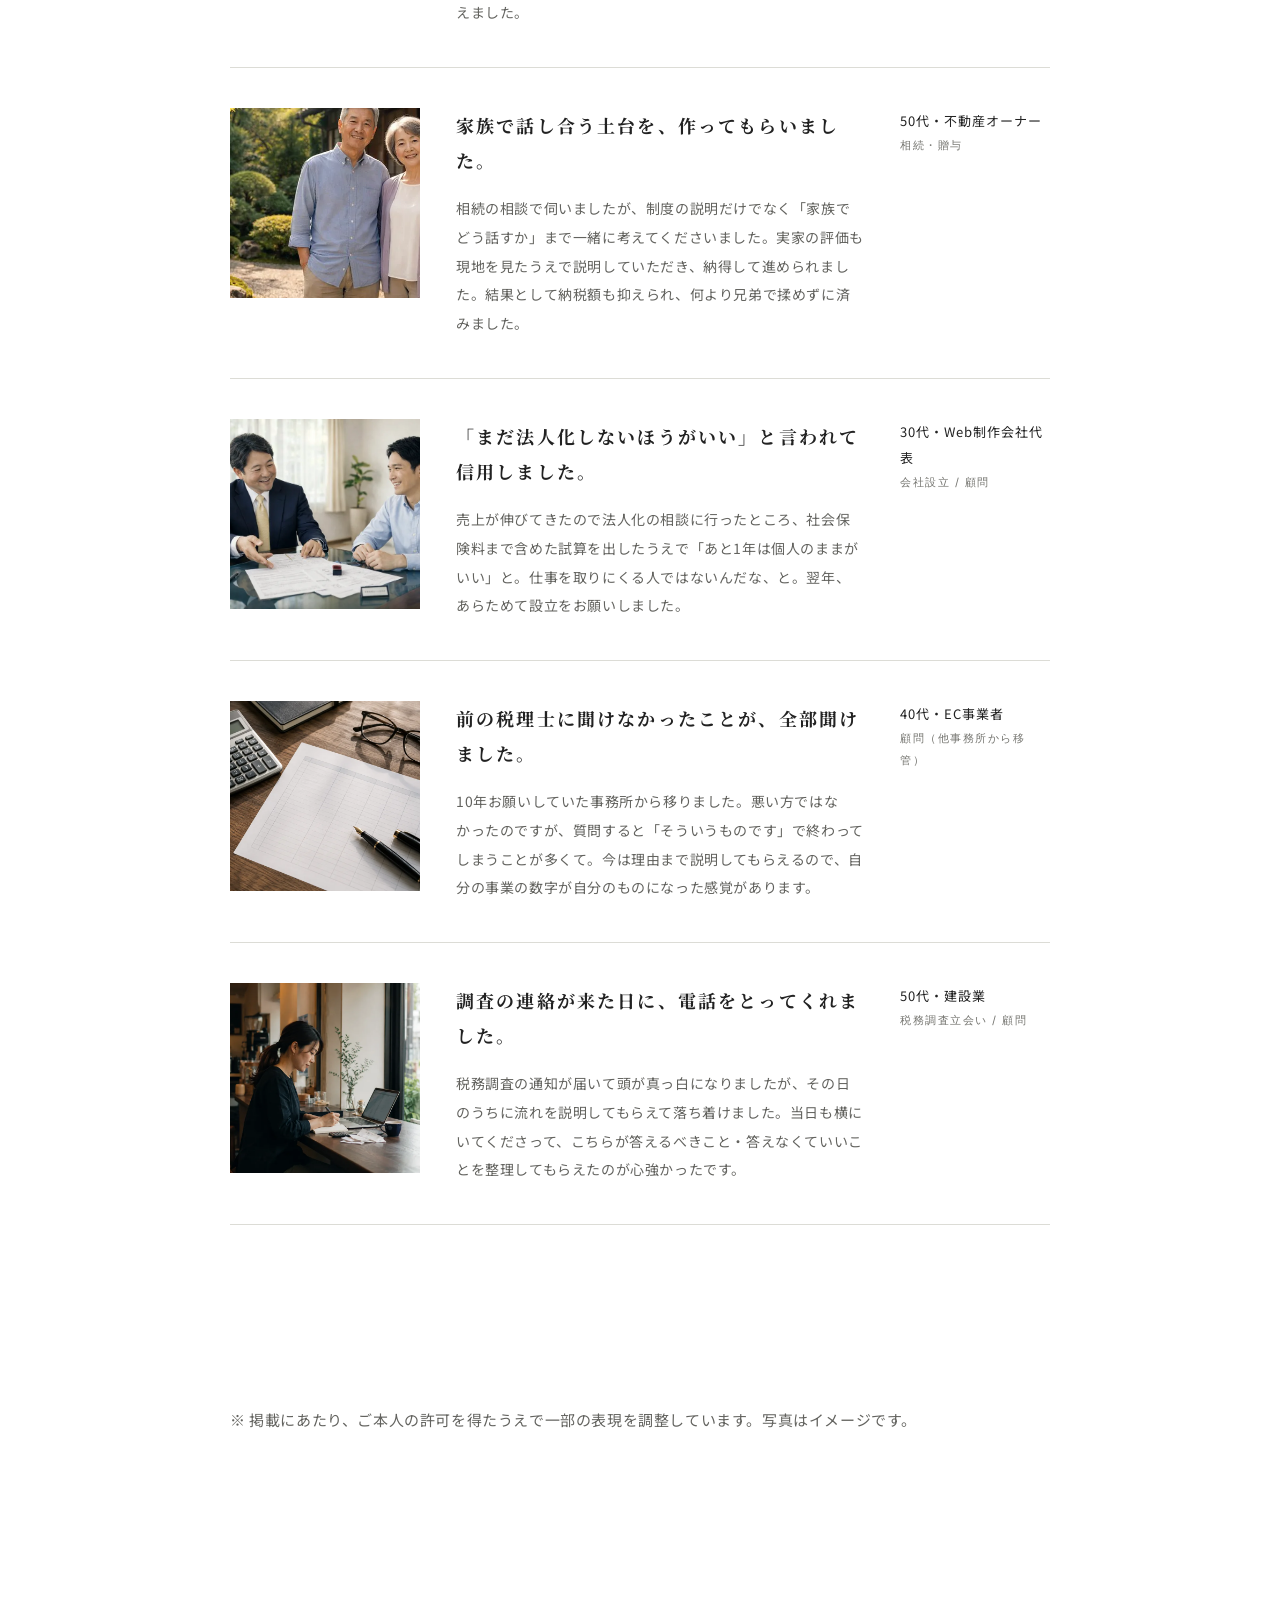
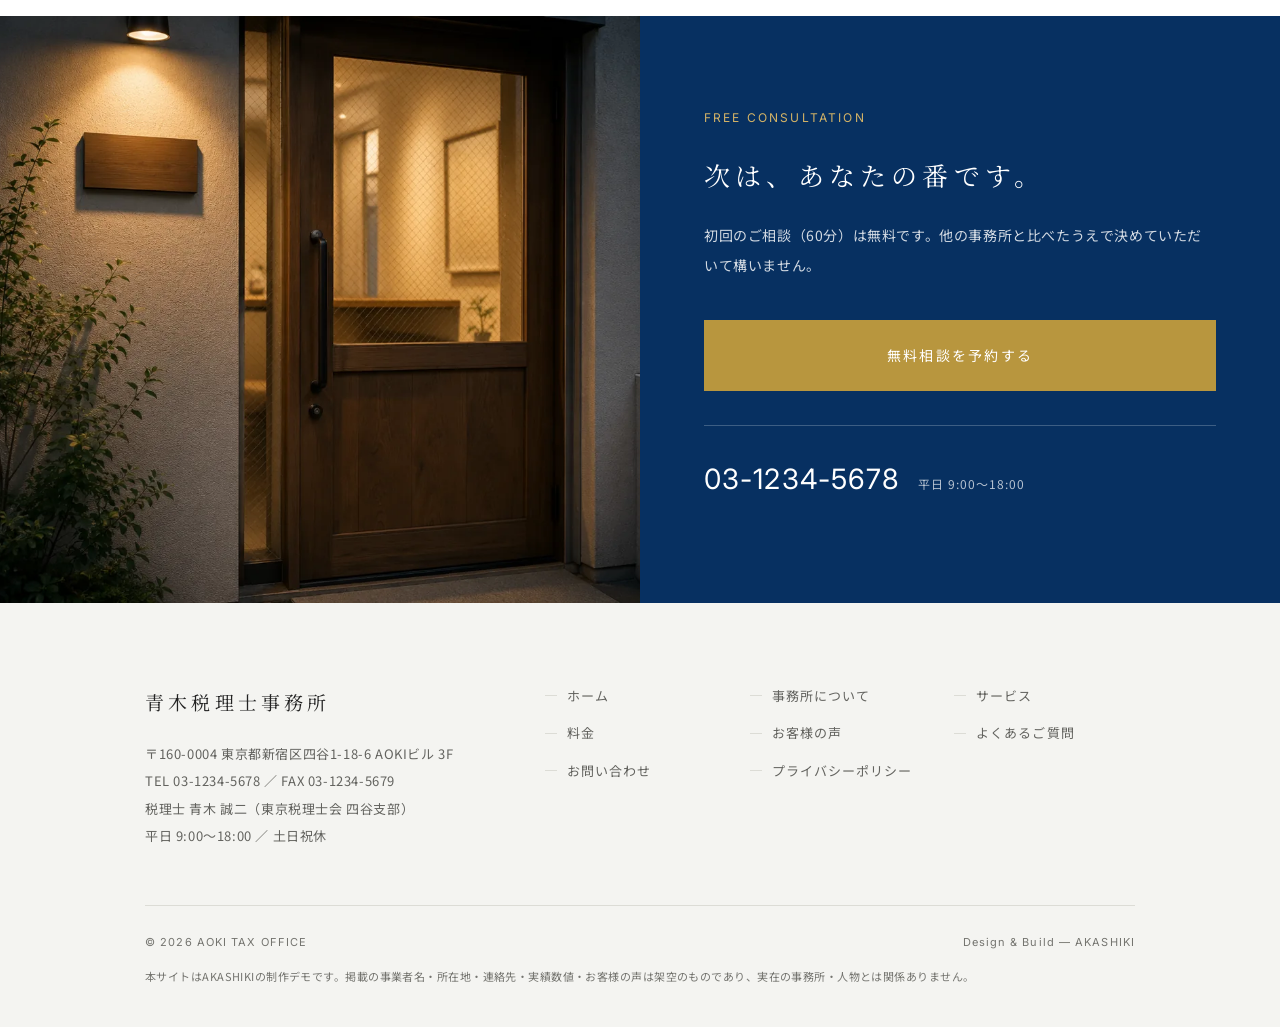
<file: voice.html>
<!DOCTYPE html>
<html lang="ja">
<head>
<meta charset="UTF-8">
<meta name="viewport" content="width=device-width, initial-scale=1.0, viewport-fit=cover">
<title>お客様の声｜青木税理士事務所（東京・四谷）</title>
<meta name="description" content="フリーランスデザイナー、飲食店、不動産オーナー、EC事業者など、実際にご依頼いただいた方の声。ご相談のきっかけと、その後の変化を掲載しています。">
<link rel="canonical" href="https://sumiyakastudio.github.io/AokiTax/voice.html">
<meta property="og:type" content="article">
<meta property="og:site_name" content="青木税理士事務所">
<meta property="og:title" content="お客様の声｜青木税理士事務所">
<meta property="og:description" content="ご相談のきっかけと、その後の変化。6名の方の声を掲載しています。">
<meta property="og:url" content="https://sumiyakastudio.github.io/AokiTax/voice.html">
<meta property="og:image" content="https://sumiyakastudio.github.io/AokiTax/assets/img/og.jpg">
<meta name="twitter:card" content="summary_large_image">
<meta name="theme-color" content="#073061">
<link rel="icon" href="assets/img/favicon.svg" type="image/svg+xml">
<link rel="apple-touch-icon" href="assets/img/apple-touch-icon.png">
<link rel="preconnect" href="https://fonts.googleapis.com">
<link rel="preconnect" href="https://fonts.gstatic.com" crossorigin>
<link href="https://fonts.googleapis.com/css2?family=Inter:wght@300;400;500&family=Noto+Sans+JP:wght@300;400;500&family=Noto+Serif+JP:wght@300;400;500&display=swap" rel="stylesheet">
<link rel="stylesheet" href="assets/css/style.css">
<script src="assets/js/lenis.min.js" defer></script>
<script src="assets/js/main.js" defer></script>
<script type="application/ld+json">
{"@context":"https://schema.org","@type":"BreadcrumbList","itemListElement":[
{"@type":"ListItem","position":1,"name":"ホーム","item":"https://sumiyakastudio.github.io/AokiTax/"},
{"@type":"ListItem","position":2,"name":"お客様の声","item":"https://sumiyakastudio.github.io/AokiTax/voice.html"}]}
</script>
</head>
<body>

<a href="#main" class="skip-link">メインコンテンツへ</a>
<div class="page-fade" aria-hidden="true"></div>

<a href="index.html" class="site-logo" data-site-logo aria-label="青木税理士事務所 トップページ">
  <img src="assets/img/mark.svg" alt="" class="site-logo__mark" width="52" height="52">
  <span class="site-logo__ja">青木税理士事務所</span>
  <span class="site-logo__en">AOKI TAX OFFICE<br>YOTSUYA / TOKYO</span>
</a>

<button class="menu-btn" data-menu-btn aria-expanded="false" aria-controls="globalnav" aria-label="メニューを開く">
  <span class="menu-btn__label">MENU</span>
  <span class="menu-btn__bar"></span>
  <span class="menu-btn__bar"></span>
  <span class="menu-btn__bar"></span>
</button>

<nav class="nav" id="globalnav" data-menu aria-label="グローバルナビゲーション">
  <div class="nav__inner">
    <ul class="nav__list">
      <li><a href="index.html"><span class="nav__num">01</span><span class="nav__ja">ホーム</span><span class="nav__en">Home</span></a></li>
      <li><a href="about.html"><span class="nav__num">02</span><span class="nav__ja">事務所について</span><span class="nav__en">About</span></a></li>
      <li><a href="service.html"><span class="nav__num">03</span><span class="nav__ja">サービス</span><span class="nav__en">Service</span></a></li>
      <li><a href="price.html"><span class="nav__num">04</span><span class="nav__ja">料金</span><span class="nav__en">Price</span></a></li>
      <li><a href="voice.html" aria-current="page"><span class="nav__num">05</span><span class="nav__ja">お客様の声</span><span class="nav__en">Voice</span></a></li>
      <li><a href="faq.html"><span class="nav__num">06</span><span class="nav__ja">よくあるご質問</span><span class="nav__en">FAQ</span></a></li>
      <li><a href="contact.html"><span class="nav__num">07</span><span class="nav__ja">お問い合わせ</span><span class="nav__en">Contact</span></a></li>
    </ul>
    <div class="nav__side">
      <dl>
        <dt>OFFICE</dt>
        <dd>〒160-0004<br>東京都新宿区四谷1-18-6 AOKIビル 3F</dd>
        <dt>TEL</dt>
        <dd>03-1234-5678</dd>
        <dt>HOURS</dt>
        <dd>平日 9:00〜18:00<br>土日祝休（事前予約で土曜対応可）</dd>
      </dl>
    </div>
  </div>
</nav>

<a href="contact.html" class="fixed-cta" data-fixed-cta>初回相談は無料です<span class="arw" aria-hidden="true"></span></a>

<main id="main">

  <section class="phero">
    <div class="phero__inner">
      <nav class="crumbs" aria-label="パンくずリスト"><a href="index.html">ホーム</a><span>/</span>お客様の声</nav>
      <p class="phero__en">Voice of clients</p>
      <h1 class="phero__h">お客様の声</h1>
      <p class="phero__lead lede">ご相談のきっかけは、たいてい「これでいいのか分からない」という漠然とした不安です。<br>その不安がどう変わったのか、そのままの言葉で掲載しています。</p>
      <div class="phero__photo reveal">
        <img src="assets/img/phero-voice.webp" alt="それぞれの現場で働く人たちのイメージ" width="1600" height="610" loading="eager" decoding="async">
      </div>
    </div>
  </section>

  <section class="voice">
    <div class="voice__list">
      <article class="voice__item reveal">
        <div class="voice__photo"><img src="assets/img/voice-01.webp" alt="デザインの仕事をする女性の作業風景" width="600" height="600" loading="lazy" decoding="async"></div>
        <div>
          <h2 class="voice__q">「わからない」を、恥ずかしくなくしてくれた。</h2>
          <p class="voice__text">確定申告が初めてで、何がわからないのかもわからない状態でした。青木先生は最初の面談で、まず私の仕事の流れから聞いてくれました。制度の説明はそのあと。順番が逆じゃないんだ、と驚いたのを覚えています。今では毎年、安心してお任せしています。</p>
        </div>
        <p class="voice__meta"><b>30代・フリーランスデザイナー</b>確定申告 / 顧問</p>
      </article>

      <article class="voice__item reveal">
        <div class="voice__photo"><img src="assets/img/voice-02.webp" alt="小さな飲食店の厨房で仕込みをする様子" width="600" height="600" loading="lazy" decoding="async"></div>
        <div>
          <h2 class="voice__q">迷った瞬間に聞ける、それが一番の価値でした。</h2>
          <p class="voice__text">経費の判断に迷ったとき、その場でLINEで相談できます。返事も早く、閉店後に送っても翌朝には返ってくる。以前は「たぶん大丈夫だろう」で処理していたものが、根拠を持って処理できるようになりました。数字の不安が、日々の営業から消えました。</p>
        </div>
        <p class="voice__meta"><b>40代・飲食店経営</b>税務顧問</p>
      </article>

      <article class="voice__item reveal">
        <div class="voice__photo"><img src="assets/img/voice-03.webp" alt="庭のある住まいで穏やかに過ごす年配の夫婦" width="600" height="600" loading="lazy" decoding="async"></div>
        <div>
          <h2 class="voice__q">家族で話し合う土台を、作ってもらいました。</h2>
          <p class="voice__text">相続の相談で伺いましたが、制度の説明だけでなく「家族でどう話すか」まで一緒に考えてくださいました。実家の評価も現地を見たうえで説明していただき、納得して進められました。結果として納税額も抑えられ、何より兄弟で揉めずに済みました。</p>
        </div>
        <p class="voice__meta"><b>50代・不動産オーナー</b>相続・贈与</p>
      </article>

      <article class="voice__item reveal">
        <div class="voice__photo"><img src="assets/img/menu-service.webp" alt="オフィスで打ち合わせをする様子" width="600" height="600" loading="lazy" decoding="async"></div>
        <div>
          <h2 class="voice__q">「まだ法人化しないほうがいい」と言われて信用しました。</h2>
          <p class="voice__text">売上が伸びてきたので法人化の相談に行ったところ、社会保険料まで含めた試算を出したうえで「あと1年は個人のままがいい」と。仕事を取りにくる人ではないんだな、と。翌年、あらためて設立をお願いしました。</p>
        </div>
        <p class="voice__meta"><b>30代・Web制作会社代表</b>会社設立 / 顧問</p>
      </article>

      <article class="voice__item reveal">
        <div class="voice__photo"><img src="assets/img/menu-price.webp" alt="ノートPCで在庫と売上を管理する手元" width="600" height="600" loading="lazy" decoding="async"></div>
        <div>
          <h2 class="voice__q">前の税理士に聞けなかったことが、全部聞けました。</h2>
          <p class="voice__text">10年お願いしていた事務所から移りました。悪い方ではなかったのですが、質問すると「そういうものです」で終わってしまうことが多くて。今は理由まで説明してもらえるので、自分の事業の数字が自分のものになった感覚があります。</p>
        </div>
        <p class="voice__meta"><b>40代・EC事業者</b>顧問（他事務所から移管）</p>
      </article>

      <article class="voice__item reveal">
        <div class="voice__photo"><img src="assets/img/menu-voice.webp" alt="カフェで打ち合わせをする様子" width="600" height="600" loading="lazy" decoding="async"></div>
        <div>
          <h2 class="voice__q">調査の連絡が来た日に、電話をとってくれました。</h2>
          <p class="voice__text">税務調査の通知が届いて頭が真っ白になりましたが、その日のうちに流れを説明してもらえて落ち着けました。当日も横にいてくださって、こちらが答えるべきこと・答えなくていいことを整理してもらえたのが心強かったです。</p>
        </div>
        <p class="voice__meta"><b>50代・建設業</b>税務調査立会い / 顧問</p>
      </article>
    </div>
  </section>

  <section class="sec" style="margin-top:var(--gap-s);">
    <div class="sec__body reveal">
      <p class="lede lede--muted">※ 掲載にあたり、ご本人の許可を得たうえで一部の表現を調整しています。写真はイメージです。</p>
    </div>
  </section>

  <section class="cta" aria-labelledby="cta-h">
    <div class="cta__grid">
      <div class="cta__photo">
        <img src="assets/img/cta.webp" alt="事務所の入口。木の看板と落ち着いた照明" width="1300" height="867" loading="lazy" decoding="async">
      </div>
      <div class="cta__body reveal">
        <p class="kicker kicker--light">Free Consultation</p>
        <h2 class="h-ja h-ja--light cta__h" id="cta-h">次は、あなたの番です。</h2>
        <p class="cta__text">初回のご相談（60分）は無料です。他の事務所と比べたうえで決めていただいて構いません。</p>
        <a href="contact.html" class="btn-gold btn-gold--onnavy">無料相談を予約する</a>
        <div class="cta__tel">
          <a href="tel:0312345678" class="cta__tel-num">03-1234-5678</a>
          <span class="cta__tel-label">平日 9:00〜18:00</span>
        </div>
      </div>
    </div>
  </section>

</main>

<footer class="footer">
  <div class="footer__inner">
    <div class="footer__top">
      <div>
        <p class="footer__name">青木税理士事務所</p>
        <div class="footer__info">
          <p>〒160-0004 東京都新宿区四谷1-18-6 AOKIビル 3F</p>
          <p>TEL 03-1234-5678 ／ FAX 03-1234-5679</p>
          <p>税理士 青木 誠二（東京税理士会 四谷支部）</p>
          <p>平日 9:00〜18:00 ／ 土日祝休</p>
        </div>
      </div>
      <nav class="footer__nav" aria-label="フッターナビゲーション">
        <a href="index.html">ホーム</a>
        <a href="about.html">事務所について</a>
        <a href="service.html">サービス</a>
        <a href="price.html">料金</a>
        <a href="voice.html">お客様の声</a>
        <a href="faq.html">よくあるご質問</a>
        <a href="contact.html">お問い合わせ</a>
        <a href="privacy.html">プライバシーポリシー</a>
      </nav>
    </div>
    <div class="footer__bottom">
      <p class="footer__copy">&copy; 2026 AOKI TAX OFFICE</p>
      <p class="footer__credit">Design &amp; Build — AKASHIKI</p>
    </div>
    <p class="footer__note">本サイトはAKASHIKIの制作デモです。掲載の事業者名・所在地・連絡先・実績数値・お客様の声は架空のものであり、実在の事務所・人物とは関係ありません。</p>
  </div>
</footer>

</body>
</html>
</file>
<file: assets/css/style.css>
@charset "UTF-8";
/* ============================================================
   AOKI TAX OFFICE — style.css
   デザイン憲法 v2（2026-07-31 全面刷新）
   アンカー: 荻野鷹也税理士事務所（実測踏襲）
   アクセント: 早川総合法律事務所（縦組み・左右分割） / 東京共同会計事務所（金）
   ============================================================ */

/* ------------------------------------------------------------
   1. Tokens
   ------------------------------------------------------------ */
:root {
  /* color */
  --paper:      #FFFFFF;
  --paper-2:    #F4F4F1;
  --navy:       #073061;
  --navy-deep:  #05224A;
  --blue:       #1D4E89;
  --ink:        #222222;
  --ink-2:      #63635F;
  --ink-3:      #74746F;   /* WCAG AA (4.6:1 on paper) — 小さいラベルにも使うため薄くしない */
  --gold:       #B8963E;
  --gold-l:     #D4B366;
  --line:       #DCDCD6;
  --line-dark:  rgba(255,255,255,.22);
  --white:      #FFFFFF;
  --error:      #A33227;

  /* z-index scale */
  --z-cta: 55; --z-logo: 60; --z-nav: 70; --z-menu: 80; --z-fade: 200; --z-skip: 300;

  /* type */
  --font-ja:     "Noto Sans JP", "Hiragino Kaku Gothic ProN", Meiryo, sans-serif;
  --font-mincho: "Noto Serif JP", "Hiragino Mincho ProN", "Yu Mincho", serif;
  --font-en:     "Inter", "Helvetica Neue", Arial, sans-serif;

  /* space */
  --gap-s: 160px;
  --gap-m: 180px;
  --gap-l: 210px;
  --container: 1010px;
  --edge: 95px;

  /* motion */
  --ease-anchor: cubic-bezier(0, .56, .44, 1);
  --ease-expo:   cubic-bezier(.19, 1, .22, 1);
}

@media (max-width: 1023px) {
  :root { --gap-s: 110px; --gap-m: 124px; --gap-l: 144px; --edge: 40px; }
}
@media (max-width: 767px) {
  :root { --gap-s: 80px; --gap-m: 90px; --gap-l: 105px; --edge: 24px; }
}

/* ------------------------------------------------------------
   2. Reset & base
   ------------------------------------------------------------ */
*, *::before, *::after { margin: 0; padding: 0; box-sizing: border-box; }

html {
  font-size: 16px;
  -webkit-text-size-adjust: 100%;
}
body {
  font-family: var(--font-ja);
  font-weight: 400;
  font-size: 15px;
  line-height: 1.95;
  letter-spacing: .04em;
  color: var(--ink);
  background: var(--paper);
  -webkit-font-smoothing: antialiased;
  -moz-osx-font-smoothing: grayscale;
  /* clip を使う（hidden は overflow-y を auto に昇格させ、sticky/慣性スクロールを壊す） */
  overflow-x: hidden;
  overflow-x: clip;
  /* 禁則（日本語の行末孤立を防ぐ） */
  line-break: strict;
  overflow-wrap: break-word;
}
img { max-width: 100%; height: auto; display: block; }
a { color: inherit; text-decoration: none; }
ul, ol { list-style: none; }
button, input, textarea, select { font: inherit; color: inherit; border: none; background: none; }
button { cursor: pointer; }
table { border-collapse: collapse; width: 100%; }

:focus-visible {
  outline: 2px solid var(--gold);
  outline-offset: 3px;
}

.skip-link {
  position: absolute; top: -200%; left: 16px;
  background: var(--navy); color: var(--white);
  padding: 10px 18px; z-index: var(--z-skip); font-size: 13px;
}
.skip-link:focus { top: 12px; }

.sr-only {
  position: absolute; width: 1px; height: 1px;
  padding: 0; margin: -1px; overflow: hidden;
  clip: rect(0,0,0,0); white-space: nowrap; border: 0;
}

/* Lenis */
html.lenis, html.lenis body { height: auto; }
.lenis.lenis-smooth { scroll-behavior: auto !important; }
.lenis.lenis-stopped { overflow: hidden; }

/* ------------------------------------------------------------
   3. Utilities
   ------------------------------------------------------------ */
.inner { max-width: var(--container); margin: 0 auto; padding: 0 var(--edge); }

.gap-s { margin-bottom: var(--gap-s); }
.gap-m { margin-bottom: var(--gap-m); }
.gap-l { margin-bottom: var(--gap-l); }

/* 縦組み（PC/タブレットのみ・SPは横組みへ） */
.tate {
  writing-mode: vertical-rl;
  -webkit-writing-mode: vertical-rl;
  text-orientation: upright;
  -webkit-text-orientation: upright;
  font-feature-settings: "vkrn" 1;
}
@media (max-width: 767px) {
  .tate { writing-mode: horizontal-tb; -webkit-writing-mode: horizontal-tb; text-orientation: mixed; -webkit-text-orientation: mixed; }
}

/* reveal（アンカーの人格: 1.2s cubic-bezier(0,.56,.44,1)） */
.reveal {
  opacity: 0;
  transform: translateY(40px);
  transition: opacity 1.2s var(--ease-anchor), transform 1.2s var(--ease-anchor);
  will-change: opacity, transform;
}
html.js-ready .reveal.is-in,
.reveal.is-in { opacity: 1; transform: translateY(0); }

.reveal-child > * {
  opacity: 0;
  transform: translateY(32px);
  transition: opacity 1.1s var(--ease-anchor), transform 1.1s var(--ease-anchor);
}
.reveal-child.is-in > * { opacity: 1; transform: translateY(0); }
.reveal-child.is-in > *:nth-child(1) { transition-delay: 0s; }
.reveal-child.is-in > *:nth-child(2) { transition-delay: .08s; }
.reveal-child.is-in > *:nth-child(3) { transition-delay: .16s; }
.reveal-child.is-in > *:nth-child(4) { transition-delay: .24s; }
.reveal-child.is-in > *:nth-child(5) { transition-delay: .32s; }
.reveal-child.is-in > *:nth-child(6) { transition-delay: .40s; }
.reveal-child.is-in > *:nth-child(7) { transition-delay: .48s; }
.reveal-child.is-in > *:nth-child(8) { transition-delay: .56s; }

/* 文字分割（FVスローガン） */
.split .ch {
  display: inline-block;
  opacity: 0;
  transform: translateY(-.35em);
  transition: opacity .9s var(--ease-anchor), transform 1.6s var(--ease-anchor);
}
.split.is-in .ch { opacity: 1; transform: translateY(0); }
[data-split-row] { display: block; }

/* ------------------------------------------------------------
   4. Components
   ------------------------------------------------------------ */
/* 小見出し帯（18px / ls .12em / 罫線つき） */
.band {
  display: inline-flex;
  align-items: center;
  gap: 18px;
  font-size: 18px;
  letter-spacing: .12em;
  line-height: 1.8;
  color: var(--ink);
  font-weight: 400;
}
.band::before {
  content: "";
  width: 44px; height: 1px;
  background: var(--gold);
  flex: none;
}
.band--light { color: var(--white); }
.band--light::before { background: var(--gold-l); }
@media (max-width: 767px) { .band { font-size: 15px; gap: 12px; } .band::before { width: 28px; } }

/* 欧文見出し */
.h-en {
  font-family: var(--font-en);
  font-weight: 400;
  font-size: 26px;
  letter-spacing: .02em;
  line-height: 1.5;
  color: var(--ink);
}
.h-en--sm { font-size: 20px; }
.h-en--light { color: var(--white); }
@media (max-width: 767px) { .h-en { font-size: 20px; } .h-en--sm { font-size: 17px; } }

/* 欧文キッカー（極小ラベル） */
.kicker {
  font-family: var(--font-en);
  font-size: 12px;
  letter-spacing: .18em;
  line-height: 1;
  color: var(--blue);
  text-transform: uppercase;
}
.kicker--gold { color: var(--gold); }
.kicker--light { color: var(--gold-l); }

/* 和文見出し（明朝・ls .2em） */
.h-ja {
  font-family: var(--font-mincho);
  font-weight: 400;
  font-size: 26px;
  letter-spacing: .2em;
  line-height: 1.9;
  color: var(--ink);
}
.h-ja--lg { font-size: 29px; line-height: 1.9; letter-spacing: .16em; }
.h-ja--light { color: var(--white); }
@media (max-width: 1023px) { .h-ja { font-size: 22px; letter-spacing: .14em; } .h-ja--lg { font-size: 26px; } }
@media (max-width: 767px)  { .h-ja { font-size: 19px; letter-spacing: .1em; line-height: 1.95; } .h-ja--lg { font-size: 21px; } }

/* 本文 */
.lede { font-size: 15px; line-height: 2.1; letter-spacing: .04em; color: var(--ink); }
.lede--muted { color: var(--ink-2); }
@media (max-width: 767px) { .lede { font-size: 14px; line-height: 2; } }

/* View More（塗らない・下線が伸びる） */
.more {
  display: inline-flex;
  align-items: center;
  gap: 14px;
  font-family: var(--font-en);
  font-size: 12px;
  letter-spacing: .12em;
  color: var(--blue);
  position: relative;
  padding-bottom: 8px;
}
.more::after {
  content: "";
  position: absolute; left: 0; bottom: 0;
  width: 100%; height: 1px;
  background: currentColor;
  transform: scaleX(1);
  transform-origin: left center;
  transition: transform .6s var(--ease-expo);
}
.more:hover::after { transform: scaleX(.4); }
.arw {
  display: inline-block;
  width: 26px; height: 1px; background: currentColor; position: relative;
  transition: width .6s var(--ease-expo);
  flex: none;
}
.arw::after {
  content: ""; position: absolute; right: 0; top: -3px;
  width: 7px; height: 7px;
  border-top: 1px solid currentColor; border-right: 1px solid currentColor;
  transform: rotate(45deg);
}
.more:hover .arw, .fixed-cta:hover .arw { width: 40px; }
.more--light { color: var(--gold-l); }

/* 主CTA（金の塗り・唯一の塗りボタン） */
.btn-gold {
  display: inline-flex;
  align-items: center; justify-content: center;
  gap: 14px;
  min-width: 280px;
  padding: 22px 40px;
  background: var(--gold);
  color: var(--white);
  font-size: 14px;
  letter-spacing: .16em;
  border-radius: 0;
  transition: background .6s var(--ease-expo), color .6s var(--ease-expo);
}
.btn-gold:hover { background: var(--navy); color: var(--white); }
.btn-gold--line {
  background: transparent; color: var(--navy);
  box-shadow: inset 0 0 0 1px var(--navy);
}
.btn-gold--line:hover { background: var(--navy); color: var(--white); }
.btn-gold--onnavy { background: var(--gold); color: var(--white); }
.btn-gold--onnavy:hover { background: var(--white); color: var(--navy); }
@media (max-width: 767px) {
  .btn-gold { min-width: 0; width: 100%; padding: 20px 24px; font-size: 13px; letter-spacing: .12em; }
}

/* 罫線 */
.rule { height: 1px; background: var(--line); border: 0; }

/* ------------------------------------------------------------
   5. 固定要素（アンカー準拠: 名刺ブロック / ハンバーガー / 相談ボタン）
   ------------------------------------------------------------ */
.site-logo {
  position: fixed;
  top: 0; left: var(--edge);
  z-index: 60;
  width: 144px;
  padding: 26px 0 30px;
  background: var(--navy);
  color: var(--white);
  text-align: center;
  transition: transform .8s var(--ease-anchor), opacity .8s var(--ease-anchor);
}
.site-logo__mark {
  width: 52px; height: 52px; margin: 0 auto 14px;
  display: block;
}
.site-logo__ja {
  font-family: var(--font-mincho);
  font-size: 13px;
  letter-spacing: .38em;
  line-height: 1.9;
  display: inline-block;
}
.site-logo__en {
  display: block;
  margin-top: 14px;
  font-family: var(--font-en);
  font-size: 9px;
  letter-spacing: .22em;
  color: var(--gold-l);
  line-height: 1.6;
}
.site-logo.is-min { transform: translateY(-14px) scale(.86); }
@media (max-width: 1023px) {
  .site-logo {
    left: 0; right: 0; width: 100%;
    padding: 12px 20px; display: flex; align-items: center; gap: 12px;
    text-align: left;
  }
  .site-logo__mark { width: 34px; height: 34px; margin: 0; }
  .site-logo__ja { font-size: 13px; letter-spacing: .18em; }
  .site-logo__en { display: none; }
  .site-logo.is-min { transform: none; }
  /* 紺のヘッダーバー上に重なるため白抜きにする */
  .menu-btn__bar { background: var(--white); }
  .menu-btn { top: 15px; }
}

.menu-btn {
  position: fixed;
  top: 34px; right: var(--edge);
  z-index: 80;
  width: 44px; height: 44px;
  display: flex; flex-direction: column; align-items: center; justify-content: center; gap: 9px;
}
.menu-btn__bar {
  display: block; width: 30px; height: 1px; background: var(--ink);
  transition: transform .6s var(--ease-expo), opacity .3s ease, background .3s ease;
}
.menu-btn__label {
  position: absolute; right: 54px; top: 50%; transform: translateY(-50%);
  font-family: var(--font-en); font-size: 10px; letter-spacing: .18em; color: var(--ink);
  white-space: nowrap;
}
.menu-btn.is-open .menu-btn__bar { background: var(--white); }
.menu-btn.is-open .menu-btn__bar:nth-child(2) { transform: translateY(5px) rotate(20deg); }
.menu-btn.is-open .menu-btn__bar:nth-child(3) { opacity: 0; }
.menu-btn.is-open .menu-btn__bar:nth-child(4) { transform: translateY(-5px) rotate(-20deg); }
.menu-btn.is-open .menu-btn__label { color: var(--white); }
@media (max-width: 1023px) { .menu-btn { top: 12px; right: 12px; } .menu-btn__label { display: none; } }

.nav {
  position: fixed; inset: 0;
  z-index: 70;
  background: var(--navy);
  color: var(--white);
  display: flex; align-items: center;
  opacity: 0; visibility: hidden;
  transition: opacity .8s var(--ease-anchor), visibility .8s;
  overflow-y: auto;
}
.nav.is-open { opacity: 1; visibility: visible; }
.nav__inner {
  width: 100%;
  max-width: 1010px;
  margin: 0 auto;
  padding: 120px var(--edge) 80px;
  display: grid;
  grid-template-columns: 1.2fr .8fr;
  gap: 60px;
}
.nav__list li { border-bottom: 1px solid var(--line-dark); }
.nav__list a {
  display: flex; align-items: baseline; gap: 20px;
  padding: 22px 4px;
  transition: padding .6s var(--ease-expo), color .6s var(--ease-expo);
}
.nav__list a:hover { padding-left: 18px; color: var(--gold-l); }
.nav__num { font-family: var(--font-en); font-size: 11px; letter-spacing: .16em; color: var(--gold-l); }
.nav__ja { font-family: var(--font-mincho); font-size: 21px; letter-spacing: .18em; }
.nav__en { font-family: var(--font-en); font-size: 11px; letter-spacing: .16em; color: rgba(255,255,255,.75); margin-left: auto; }
.nav__side { font-size: 13px; line-height: 2.2; color: rgba(255,255,255,.85); }
.nav__side dt { font-family: var(--font-en); font-size: 10px; letter-spacing: .2em; color: var(--gold-l); margin-top: 24px; }
.nav__side dt:first-child { margin-top: 0; }
@media (max-width: 1023px) {
  .nav__inner { grid-template-columns: 1fr; gap: 40px; padding: 100px 24px 60px; }
  .nav__ja { font-size: 18px; }
}

.fixed-cta {
  position: fixed;
  right: 0; bottom: 0;
  z-index: 55;
  display: inline-flex; align-items: center; gap: 12px;
  padding: 20px 26px;
  background: var(--gold);
  color: var(--white);
  font-size: 12px; letter-spacing: .14em;
  transform: translateY(120%);
  transition: transform .8s var(--ease-anchor), background .6s var(--ease-expo);
}
.fixed-cta.is-shown { transform: translateY(0); }
.fixed-cta:hover { background: var(--navy); }
@media (max-width: 767px) {
  .fixed-cta { left: 0; right: 0; justify-content: center; padding: 16px; font-size: 13px; }
}

/* ページ遷移フェード */
.page-fade {
  position: fixed; inset: 0; z-index: 200;
  background: var(--paper);
  pointer-events: none;
  opacity: 1;
  transition: opacity .9s var(--ease-anchor);
}
html.js-ready .page-fade { opacity: 0; }
html.is-leaving .page-fade { opacity: 1; }

/* ------------------------------------------------------------
   6. KV（トップ）左右分割 + 4枚スライダー + 縦組みスローガン
   ------------------------------------------------------------ */
.kv {
  position: relative;
  padding-top: 0;
  margin-bottom: var(--gap-s);
}
.kv__stage { position: relative; }
.kv__media {
  position: relative;
  margin-left: 240px;
  margin-right: var(--edge);
  height: 82vh;
  min-height: 520px;
  max-height: 860px;
  overflow: hidden;
}
.kv__slides {
  position: absolute;
  left: 0; right: 0;
  top: -7%; bottom: -7%;
}
.kv__slide {
  position: absolute; inset: 0;
  opacity: 0;
  transition: opacity 1.6s ease;
}
.kv__slide.is-active { opacity: 1; }
.kv__slide img {
  width: 100%; height: 100%;
  object-fit: cover;
  transform: scale(1);
}
.kv__slide.is-active img { animation: kvZoom 9s linear forwards; }
@keyframes kvZoom { from { transform: scale(1); } to { transform: scale(1.08); } }

.kv__panel {
  position: absolute;
  right: var(--edge); bottom: 0;
  background: var(--paper);
  padding: 52px 40px 44px 56px;
  display: flex;
  align-items: flex-start;
}
.kv__slogan {
  font-family: var(--font-mincho);
  font-size: 21px;
  letter-spacing: .6em;
  line-height: 1.05;
  color: var(--ink);
  height: 392px;
}
.kv__slogan-rule {
  position: absolute; top: 52px; right: 22px; bottom: 44px;
  width: 1px; background: var(--line);
}
.kv__side {
  position: absolute;
  left: calc(var(--edge) + 46px); bottom: 74px;
  font-family: var(--font-en);
  font-size: 10px;
  letter-spacing: .22em;
  color: var(--ink-3);
  writing-mode: vertical-rl;
  -webkit-writing-mode: vertical-rl;
  margin: 0;
}
.kv__pager {
  display: flex; align-items: center; gap: 28px;
  margin: 26px 0 0 240px;
  padding-right: var(--edge);
}
.kv__count {
  font-family: var(--font-en); font-size: 12px; letter-spacing: .14em; color: var(--ink-2);
  display: flex; align-items: center; gap: 10px;
}
.kv__count .curr { color: var(--navy); }
.kv__bar { flex: 1; height: 1px; background: var(--line); position: relative; overflow: hidden; }
.kv__bar span { position: absolute; left: 0; top: 0; height: 100%; background: var(--navy); width: 25%; transition: transform .8s var(--ease-anchor); }
.kv__scroll {
  position: absolute; left: 240px; bottom: -78px;
  font-family: var(--font-en); font-size: 10px; letter-spacing: .2em; color: var(--ink-2);
  display: flex; align-items: center; gap: 12px;
}
.kv__scroll i { display: block; width: 46px; height: 1px; background: var(--ink-3); position: relative; overflow: hidden; }
.kv__scroll i::after {
  content: ""; position: absolute; inset: 0; background: var(--navy);
  animation: scrollLine 2.4s var(--ease-anchor) infinite;
}
@keyframes scrollLine {
  0%   { transform: translateX(-100%); }
  60%  { transform: translateX(0); }
  100% { transform: translateX(100%); }
}

@media (max-width: 1023px) {
  .kv__media { margin-left: 0; margin-right: 0; height: 64vh; min-height: 420px; }
  .kv__panel { position: static; padding: 30px var(--edge) 0; display: block; }
  .kv__slogan { height: auto; writing-mode: horizontal-tb; -webkit-writing-mode: horizontal-tb; letter-spacing: .28em; line-height: 2.1; font-size: 19px; margin-left: 0; }
  .kv__slogan-rule, .kv__side { display: none; }
  .kv__pager { margin: 22px 0 0; padding: 0 var(--edge); }
  .kv__scroll { display: none; }
}
@media (max-width: 767px) {
  .kv__media { height: 58vh; min-height: 360px; }
  .kv__slogan { font-size: 17px; letter-spacing: .2em; line-height: 2.2; }
}

/* ------------------------------------------------------------
   7. About（非対称・右寄せ写真）
   ------------------------------------------------------------ */
.about { position: relative; margin-bottom: var(--gap-m); }
.about__grid {
  display: grid;
  grid-template-columns: minmax(0, 500px) minmax(0, 1fr);
  gap: 0 74px;
  align-items: start;
  max-width: 1240px;
  margin: 0 auto;
  padding: 0 var(--edge);
}
.about__body { padding-top: 30px; }
.about__band { margin-bottom: 30px; }
.about__h { margin-bottom: 30px; }
.about__text { max-width: 460px; margin-bottom: 40px; }
.about__photo { position: relative; align-self: start; }
.about__photo img { width: 100%; aspect-ratio: 3 / 2; object-fit: cover; }
.about__photo-cap {
  position: absolute; left: -34px; bottom: 26px;
  writing-mode: vertical-rl; -webkit-writing-mode: vertical-rl;
  font-family: var(--font-en); font-size: 10px; letter-spacing: .2em; color: var(--ink-3);
}
@media (max-width: 1023px) {
  .about__grid { grid-template-columns: 1fr; gap: 36px; }
  .about__body { padding-top: 0; order: 2; }
  .about__photo { order: 1; }
  .about__photo-cap { display: none; }
  .about__text { max-width: none; }
}

/* ------------------------------------------------------------
   8. Menu cards（Service / Voice / Price）— 非対称3ブロック
   ------------------------------------------------------------ */
.menus { margin-bottom: var(--gap-l); }
.menus__grid {
  max-width: var(--container);
  margin: 0 auto;
  padding: 0 var(--edge);
  display: grid;
  grid-template-columns: repeat(3, 1fr);
  gap: 40px;
}
.menus__item { display: block; position: relative; }
.menus__item:nth-child(2) { margin-top: 56px; }
.menus__item:nth-child(3) { margin-top: 112px; }
.menus__photo { overflow: hidden; margin-bottom: 22px; }
.menus__photo img {
  width: 100%; aspect-ratio: 4 / 3; object-fit: cover;
  transition: transform 1.2s var(--ease-expo);
}
.menus__item:hover .menus__photo img { transform: scale(1.06); }
.menus__en { margin-bottom: 10px; }
.menus__ja { font-family: var(--font-mincho); font-size: 15px; letter-spacing: .18em; color: var(--ink-2); margin-bottom: 18px; }
.menus__text { font-size: 13.5px; line-height: 2; color: var(--ink-2); margin-bottom: 20px; }
@media (max-width: 1023px) {
  .menus__grid { grid-template-columns: 1fr 1fr; gap: 32px 24px; }
  .menus__item:nth-child(2) { margin-top: 40px; }
  .menus__item:nth-child(3) { margin-top: 0; }
}
@media (max-width: 767px) {
  .menus__grid { grid-template-columns: 1fr; gap: 48px; }
  .menus__item:nth-child(n) { margin-top: 0; }
}

/* ------------------------------------------------------------
   9. Record（紺の全幅バンド：資格 / 実績 / 対応領域）
   ------------------------------------------------------------ */
.record {
  background: var(--navy);
  color: var(--white);
  padding: 120px 0 126px;
  margin-bottom: var(--gap-m);
  position: relative;
  overflow: hidden;
}
.record::before {
  content: "";
  position: absolute; left: 50%; top: 0; transform: translateX(-50%);
  width: 1px; height: 74px; background: var(--gold);
}
.record__inner {
  max-width: 1180px; margin: 0 auto; padding: 0 var(--edge);
  display: grid;
  grid-template-columns: 210px 1fr 210px;
  gap: 0 64px;
  align-items: center;
}
.record__side { font-size: 13px; line-height: 2.3; }
.record__side--r { text-align: right; }
.record__side dt {
  font-family: var(--font-en); font-size: 10px; letter-spacing: .2em;
  color: var(--gold-l); margin-bottom: 18px;
}
.record__side li { color: rgba(255,255,255,.9); }
.record__note { margin-top: 18px; font-size: 12px; color: rgba(255,255,255,.78); letter-spacing: .06em; }
.record__demo { margin-top: 46px; text-align: center; font-size: 11px; letter-spacing: .06em; color: rgba(255,255,255,.62); }
.record__center { text-align: center; padding: 0 20px; border-left: 1px solid var(--line-dark); border-right: 1px solid var(--line-dark); }
.record__label { font-family: var(--font-en); font-size: 11px; letter-spacing: .3em; color: var(--gold-l); margin-bottom: 34px; }
.record__body {
  font-family: var(--font-mincho);
  font-size: 20px; line-height: 2.4; letter-spacing: .14em;
  color: var(--white);
}
.record__num {
  font-family: var(--font-en);
  font-size: 38px; font-weight: 300; letter-spacing: .02em;
  color: var(--gold-l);
  padding: 0 6px;
  line-height: 1;
}
@media (max-width: 1023px) {
  .record { padding: 84px 0 88px; }
  .record__inner { grid-template-columns: 1fr; gap: 40px; }
  .record__center { border: 0; border-top: 1px solid var(--line-dark); border-bottom: 1px solid var(--line-dark); padding: 34px 0; }
  .record__side--r { text-align: left; }
  .record__body { font-size: 17px; line-height: 2.3; }
  .record__num { font-size: 30px; }
}

/* ------------------------------------------------------------
   10. Voice（お客様の声・エディトリアル）
   ------------------------------------------------------------ */
.voice { margin-bottom: var(--gap-m); }
.voice__head {
  max-width: var(--container); margin: 0 auto 56px; padding: 0 var(--edge);
  display: flex; align-items: flex-end; justify-content: space-between; gap: 24px;
}
.voice__list { max-width: var(--container); margin: 0 auto; padding: 0 var(--edge); }
.voice__item {
  display: grid;
  grid-template-columns: 190px 1fr 150px;
  gap: 36px;
  padding: 40px 0;
  border-top: 1px solid var(--line);
  align-items: start;
}
.voice__item:last-child { border-bottom: 1px solid var(--line); }
.voice__photo { align-self: start; }
.voice__photo img { width: 100%; aspect-ratio: 1 / 1; object-fit: cover; }
.voice__q { font-family: var(--font-mincho); font-size: 18px; letter-spacing: .12em; line-height: 1.95; margin-bottom: 16px; }
.voice__text { font-size: 14px; line-height: 2.05; color: var(--ink-2); }
.voice__meta { font-family: var(--font-en); font-size: 11px; letter-spacing: .14em; color: var(--ink-3); line-height: 2; }
.voice__meta b { display: block; font-family: var(--font-ja); font-weight: 400; font-size: 13px; color: var(--ink); letter-spacing: .08em; }
@media (max-width: 1023px) {
  .voice__item { grid-template-columns: 120px 1fr; gap: 24px; }
  .voice__meta { grid-column: 2; }
}
@media (max-width: 767px) {
  .voice__item { grid-template-columns: 1fr; gap: 18px; padding: 32px 0; }
  .voice__photo { max-width: 140px; }
  .voice__meta { grid-column: 1; }
  .voice__head { flex-direction: column; align-items: flex-start; }
}

/* ------------------------------------------------------------
   11. News
   ------------------------------------------------------------ */
.news { margin-bottom: var(--gap-l); }
.news__inner {
  max-width: var(--container); margin: 0 auto; padding: 0 var(--edge);
  display: grid; grid-template-columns: 260px 1fr; gap: 40px;
}
.news__list li { border-bottom: 1px solid var(--line); }
.news__list li:first-child { border-top: 1px solid var(--line); }
.news__row {
  display: grid; grid-template-columns: 110px 90px 1fr; gap: 18px;
  align-items: baseline; padding: 22px 0;
}
.news__date { font-family: var(--font-en); font-size: 12px; letter-spacing: .1em; color: var(--ink-3); }
.news__cat { font-size: 11px; letter-spacing: .1em; color: var(--gold); border: 1px solid currentColor; text-align: center; padding: 2px 0; }
.news__ttl { font-size: 14px; line-height: 1.9; }
@media (max-width: 1023px) { .news__inner { grid-template-columns: 1fr; gap: 28px; } }
@media (max-width: 767px) {
  .news__row { grid-template-columns: 100px 1fr; gap: 8px 14px; }
  .news__cat { grid-row: 1; }
  .news__ttl { grid-column: 1 / -1; }
}

/* ------------------------------------------------------------
   12. CTA（紺 + 写真の左右分割）
   ------------------------------------------------------------ */
.cta { position: relative; margin-bottom: 0; }
.cta__grid { display: grid; grid-template-columns: 1fr 1fr; align-items: stretch; }
.cta__photo { position: relative; overflow: hidden; min-height: 460px; }
.cta__photo img { position: absolute; inset: 0; width: 100%; height: 100%; object-fit: cover; }
.cta__body {
  background: var(--navy);
  color: var(--white);
  padding: 96px clamp(28px, 5vw, 84px);
  display: flex; flex-direction: column; justify-content: center;
}
.cta__h { margin: 26px 0 22px; }
.cta__text { font-size: 14px; line-height: 2.1; color: rgba(255,255,255,.82); margin-bottom: 40px; }
.cta__tel {
  margin-top: 34px; padding-top: 26px; border-top: 1px solid var(--line-dark);
  display: flex; align-items: baseline; gap: 18px; flex-wrap: wrap;
}
.cta__tel-num { font-family: var(--font-en); font-size: 28px; letter-spacing: .04em; color: var(--white); }
.cta__tel-label { font-size: 12px; color: rgba(255,255,255,.7); letter-spacing: .08em; }
@media (max-width: 1023px) {
  .cta__grid { grid-template-columns: 1fr; }
  .cta__photo { min-height: 260px; }
  .cta__body { padding: 64px var(--edge); }
  .cta__tel-num { font-size: 24px; }
}

/* ------------------------------------------------------------
   13. Footer
   ------------------------------------------------------------ */
.footer { background: var(--paper-2); padding: 80px 0 40px; }
.footer__inner { max-width: 1180px; margin: 0 auto; padding: 0 var(--edge); }
.footer__top { display: grid; grid-template-columns: 340px 1fr; gap: 60px; padding-bottom: 56px; border-bottom: 1px solid var(--line); }
.footer__name { font-family: var(--font-mincho); font-size: 19px; letter-spacing: .22em; margin-bottom: 20px; }
.footer__info { font-size: 13px; line-height: 2.1; color: var(--ink-2); }
.footer__nav { display: grid; grid-template-columns: repeat(3, 1fr); gap: 12px 24px; align-content: start; }
.footer__nav a {
  font-size: 13px; letter-spacing: .08em; color: var(--ink-2);
  display: inline-flex; align-items: center; gap: 10px;
  transition: color .6s var(--ease-expo);
}
.footer__nav a::before { content: ""; width: 12px; height: 1px; background: var(--line); transition: width .6s var(--ease-expo), background .6s var(--ease-expo); }
.footer__nav a:hover { color: var(--navy); }
.footer__nav a:hover::before { width: 22px; background: var(--gold); }
.footer__bottom {
  padding-top: 26px;
  display: flex; align-items: center; justify-content: space-between; gap: 20px; flex-wrap: wrap;
}
.footer__copy, .footer__credit { font-family: var(--font-en); font-size: 11px; letter-spacing: .1em; color: var(--ink-3); }
.footer__note { margin-top: 12px; font-size: 11px; line-height: 1.9; color: var(--ink-3); letter-spacing: .04em; }
@media (max-width: 1023px) {
  .footer__top { grid-template-columns: 1fr; gap: 36px; }
  .footer__nav { grid-template-columns: 1fr 1fr; }
}

/* ------------------------------------------------------------
   14. 下層ページ共通
   ------------------------------------------------------------ */
.phero {
  position: relative;
  padding: 210px 0 0;
  margin-bottom: var(--gap-s);
}
.phero__inner { max-width: 1180px; margin: 0 auto; padding: 0 var(--edge); }
.phero__en { font-family: var(--font-en); font-size: 12px; letter-spacing: .3em; color: var(--gold); margin-bottom: 18px; }
.phero__h { font-family: var(--font-mincho); font-size: 38px; letter-spacing: .2em; line-height: 1.6; }
.phero__lead { margin-top: 26px; max-width: 640px; color: var(--ink-2); }
.phero__photo { margin-top: 56px; }
.phero__photo img { width: 100%; aspect-ratio: 21 / 8; object-fit: cover; }
@media (max-width: 1023px) { .phero { padding-top: 140px; } .phero__h { font-size: 27px; } }
@media (max-width: 767px)  { .phero { padding-top: 116px; } .phero__h { font-size: 22px; letter-spacing: .14em; } .phero__photo img { aspect-ratio: 3 / 2; } }

.crumbs {
  margin: 0 0 30px;
  font-size: 11px; letter-spacing: .08em; color: var(--ink-3);
}
.crumbs a { color: var(--ink-2); }
.crumbs a:hover { color: var(--navy); }
.crumbs span { margin: 0 8px; }

.sec { margin-bottom: var(--gap-m); }
.sec__head { max-width: var(--container); margin: 0 auto 48px; padding: 0 var(--edge); }
.sec__body { max-width: var(--container); margin: 0 auto; padding: 0 var(--edge); }

/* ------------------------------------------------------------
   15. Service（左右交互の大判）
   ------------------------------------------------------------ */
.svc { margin-bottom: var(--gap-m); }
.svc__grid {
  max-width: 1240px; margin: 0 auto; padding: 0 var(--edge);
  display: grid; grid-template-columns: 1fr 1fr; gap: 0 70px; align-items: center;
}
.svc--rev .svc__photo { order: 2; }
.svc__photo { align-self: center; }
.svc__photo img { width: 100%; aspect-ratio: 3 / 2; object-fit: cover; }
.svc__num { font-family: var(--font-en); font-size: 11px; letter-spacing: .24em; color: var(--gold); margin-bottom: 18px; }
.svc__h { margin-bottom: 20px; }
.svc__price {
  font-family: var(--font-en); font-size: 24px; letter-spacing: .02em; color: var(--navy);
  margin-bottom: 26px; display: flex; align-items: baseline; gap: 8px;
}
.svc__price small { font-family: var(--font-ja); font-size: 12px; color: var(--ink-2); letter-spacing: .06em; }
.svc__list { margin: 0 0 26px; }
.svc__list li {
  font-size: 13.5px; line-height: 1.9; color: var(--ink-2);
  padding: 12px 0 12px 20px; border-bottom: 1px solid var(--line); position: relative;
}
.svc__list li::before { content: ""; position: absolute; left: 0; top: 22px; width: 8px; height: 1px; background: var(--gold); }
@media (max-width: 1023px) {
  .svc__grid { grid-template-columns: 1fr; gap: 28px; }
  .svc--rev .svc__photo { order: 0; }
}

/* ------------------------------------------------------------
   16. Price table
   ------------------------------------------------------------ */
.ptable { width: 100%; font-size: 14px; font-variant-numeric: tabular-nums; }
.ptable caption {
  text-align: left; font-family: var(--font-mincho); font-size: 18px;
  letter-spacing: .18em; padding-bottom: 18px;
}
.ptable th, .ptable td { border-bottom: 1px solid var(--line); padding: 20px 16px; vertical-align: top; text-align: left; }
.ptable thead th {
  font-family: var(--font-en); font-size: 11px; letter-spacing: .18em; color: var(--ink-2);
  border-bottom: 1px solid var(--navy); padding-bottom: 12px; font-weight: 400;
}
.ptable td.num { font-family: var(--font-en); color: var(--navy); white-space: nowrap; }
.ptable tbody th { font-weight: 400; width: 34%; }
.ptable tbody th small { display: block; font-size: 12px; color: var(--ink-2); letter-spacing: .04em; margin-top: 4px; }
.ptable-wrap { overflow-x: auto; }
@media (max-width: 767px) {
  .ptable { min-width: 560px; }
}

/* ------------------------------------------------------------
   17. FAQ
   ------------------------------------------------------------ */
.faq__item { border-bottom: 1px solid var(--line); }
.faq__item:first-child { border-top: 1px solid var(--line); }
.faq__q {
  width: 100%; text-align: left;
  display: grid; grid-template-columns: 34px 1fr 26px; gap: 16px; align-items: center;
  padding: 26px 4px;
  font-size: 15px; letter-spacing: .06em; line-height: 1.8;
  transition: color .6s var(--ease-expo);
}
.faq__q:hover { color: var(--blue); }
.faq__mark { font-family: var(--font-en); font-size: 13px; letter-spacing: .1em; color: var(--gold); }
.faq__icon { position: relative; width: 16px; height: 16px; justify-self: end; }
.faq__icon::before, .faq__icon::after {
  content: ""; position: absolute; left: 0; top: 50%;
  width: 16px; height: 1px; background: var(--ink);
  transition: transform .6s var(--ease-expo);
}
.faq__icon::after { transform: rotate(90deg); }
.faq__q[aria-expanded="true"] .faq__icon::after { transform: rotate(0deg); }
.faq__a { display: grid; grid-template-rows: 0fr; transition: grid-template-rows .7s var(--ease-anchor); }
.faq__a.is-open { grid-template-rows: 1fr; }
.faq__a-in { overflow: hidden; }
.faq__a-in p {
  display: grid; grid-template-columns: 34px 1fr; gap: 16px;
  font-size: 14px; line-height: 2.05; color: var(--ink-2);
  padding: 0 4px 30px;
}
.faq__a-in p::before { content: "A"; font-family: var(--font-en); font-size: 13px; letter-spacing: .1em; color: var(--blue); }

/* ------------------------------------------------------------
   18. Profile（about）
   ------------------------------------------------------------ */
.profile__grid {
  display: grid; grid-template-columns: 420px 1fr; gap: 64px;
  max-width: 1180px; margin: 0 auto; padding: 0 var(--edge); align-items: start;
}
.profile__photo { position: relative; align-self: start; }
.profile__photo img { width: 100%; aspect-ratio: 4 / 5; object-fit: cover; }
.profile__photo-cap {
  position: absolute; right: -30px; top: 20px;
  writing-mode: vertical-rl; -webkit-writing-mode: vertical-rl;
  font-family: var(--font-mincho); font-size: 12px; letter-spacing: .3em; color: var(--ink-3);
}
.profile__name { font-family: var(--font-mincho); font-size: 30px; letter-spacing: .24em; margin-bottom: 10px; }
.profile__yomi { font-family: var(--font-en); font-size: 11px; letter-spacing: .22em; color: var(--ink-3); margin-bottom: 26px; }
.profile__quote {
  font-family: var(--font-mincho); font-size: 17px; line-height: 2.3; letter-spacing: .1em;
  padding: 26px 0 26px 26px; border-left: 1px solid var(--gold); margin: 30px 0;
}
.history { max-width: var(--container); margin: 0 auto; padding: 0 var(--edge); }
.history li {
  display: grid; grid-template-columns: 120px 1fr; gap: 24px;
  padding: 18px 0; border-bottom: 1px solid var(--line); font-size: 14px;
}
.history .y { font-family: var(--font-en); font-size: 13px; letter-spacing: .1em; color: var(--gold); }
.deftable { width: 100%; font-size: 14px; }
.deftable th, .deftable td { border-bottom: 1px solid var(--line); padding: 18px 12px; text-align: left; vertical-align: top; }
.deftable th { width: 200px; font-weight: 400; color: var(--ink-2); letter-spacing: .1em; }
@media (max-width: 1023px) {
  .profile__grid { grid-template-columns: 1fr; gap: 34px; }
  .profile__photo-cap { display: none; }
  .profile__name { font-size: 24px; }
  .deftable th { width: 120px; }
  .history li { grid-template-columns: 84px 1fr; gap: 14px; }
}

/* ------------------------------------------------------------
   19. Contact form
   ------------------------------------------------------------ */
.contact__grid {
  display: grid; grid-template-columns: 1fr 380px; gap: 70px;
  max-width: 1180px; margin: 0 auto; padding: 0 var(--edge); align-items: start;
}
.field { margin-bottom: 34px; }
.field__label {
  display: flex; align-items: center; gap: 12px;
  font-size: 13px; letter-spacing: .1em; margin-bottom: 12px;
}
.tag {
  font-family: var(--font-en); font-size: 10px; letter-spacing: .1em;
  padding: 3px 8px; color: var(--white); background: var(--gold);
}
.tag--opt { background: transparent; color: var(--ink-3); box-shadow: inset 0 0 0 1px var(--line); }
.input, .textarea, .select {
  width: 100%;
  border-bottom: 1px solid var(--line);
  padding: 14px 2px;
  font-size: 15px;
  background: transparent;
  transition: border-color .6s var(--ease-expo);
}
.input:focus, .textarea:focus, .select:focus { border-color: var(--navy); outline: none; }
.textarea { resize: vertical; min-height: 150px; }
.radios { display: flex; flex-wrap: wrap; gap: 10px; }
.radios label {
  display: inline-flex; align-items: center; gap: 8px;
  padding: 11px 18px; font-size: 13px; letter-spacing: .06em;
  box-shadow: inset 0 0 0 1px var(--line);
  cursor: pointer;
  transition: box-shadow .5s var(--ease-expo), color .5s var(--ease-expo);
}
.radios input { appearance: none; -webkit-appearance: none; width: 9px; height: 9px; box-shadow: inset 0 0 0 1px var(--ink-3); border-radius: 50%; }
.radios input:checked { background: var(--gold); box-shadow: inset 0 0 0 1px var(--gold); }
.radios label:has(input:checked) { box-shadow: inset 0 0 0 1px var(--navy); color: var(--navy); }
.err { display: none; margin-top: 8px; font-size: 12px; color: var(--error); letter-spacing: .04em; }
.field.is-err .err { display: block; }
.field.is-err .input, .field.is-err .textarea { border-color: var(--error); }
.hp { position: absolute; left: -9999px; width: 1px; height: 1px; overflow: hidden; }

.confirm { display: none; }
.confirm.is-shown { display: block; }
.confirm__row { display: grid; grid-template-columns: 160px 1fr; gap: 16px; padding: 16px 0; border-bottom: 1px solid var(--line); font-size: 14px; }
.confirm__row dt { color: var(--ink-2); font-size: 13px; letter-spacing: .08em; }
.confirm__btns { display: flex; gap: 16px; margin-top: 36px; flex-wrap: wrap; }
.form-done { display: none; text-align: center; padding: 60px 0; }
.form-done.is-shown { display: block; }
.form-done__mark { width: 54px; height: 54px; margin: 0 auto 26px; border: 1px solid var(--gold); position: relative; }
.form-done__mark::after {
  content: ""; position: absolute; left: 18px; top: 16px; width: 16px; height: 26px;
  border-right: 1px solid var(--gold); border-bottom: 1px solid var(--gold); transform: rotate(42deg);
}
.is-hidden { display: none !important; }

.office { background: var(--paper-2); padding: 44px 38px; }
.office__row { padding: 14px 0; border-bottom: 1px solid var(--line); font-size: 13px; line-height: 1.95; }
.office__row:last-of-type { border-bottom: 0; }
.office__label { font-family: var(--font-en); font-size: 10px; letter-spacing: .18em; color: var(--ink-3); display: block; margin-bottom: 4px; }
.office__photo { margin-bottom: 30px; }
.office__photo img { width: 100%; aspect-ratio: 3 / 2; object-fit: cover; }
.map-frame { width: 100%; aspect-ratio: 16 / 7; background: var(--paper-2); display: flex; align-items: center; justify-content: center; text-align: center; }
.map-frame p { font-size: 12px; color: var(--ink-3); line-height: 2; letter-spacing: .06em; }
@media (max-width: 1023px) {
  .contact__grid { grid-template-columns: 1fr; gap: 46px; }
  .confirm__row { grid-template-columns: 110px 1fr; gap: 10px; }
  .map-frame { aspect-ratio: 4 / 3; }
}

/* ------------------------------------------------------------
   20. Policy / 404
   ------------------------------------------------------------ */
.policy { max-width: 820px; margin: 0 auto; padding: 0 var(--edge); }
.policy h2 { font-family: var(--font-mincho); font-size: 19px; letter-spacing: .16em; margin: 54px 0 18px; }
.policy h2:first-child { margin-top: 0; }
.policy p, .policy li { font-size: 14px; line-height: 2.1; color: var(--ink-2); }
.policy ul { margin: 14px 0 0 0; }
.policy li { padding-left: 18px; position: relative; }
.policy li::before { content: ""; position: absolute; left: 0; top: 15px; width: 8px; height: 1px; background: var(--gold); }

.nf { min-height: 70svh; display: flex; align-items: center; justify-content: center; text-align: center; padding: 200px var(--edge) var(--gap-s); }
.nf__num { font-family: var(--font-en); font-size: 92px; font-weight: 300; letter-spacing: .06em; color: var(--navy); line-height: 1; margin-bottom: 26px; }
.nf__h { font-family: var(--font-mincho); font-size: 22px; letter-spacing: .18em; margin-bottom: 20px; }
@media (max-width: 767px) { .nf__num { font-size: 62px; } .nf { padding-top: 150px; } }

/* ------------------------------------------------------------
   21. print
   ------------------------------------------------------------ */
@media print {
  .site-logo, .menu-btn, .nav, .fixed-cta, .page-fade { display: none !important; }
  .reveal, .reveal-child > *, .split span { opacity: 1 !important; transform: none !important; }
}
</file>
